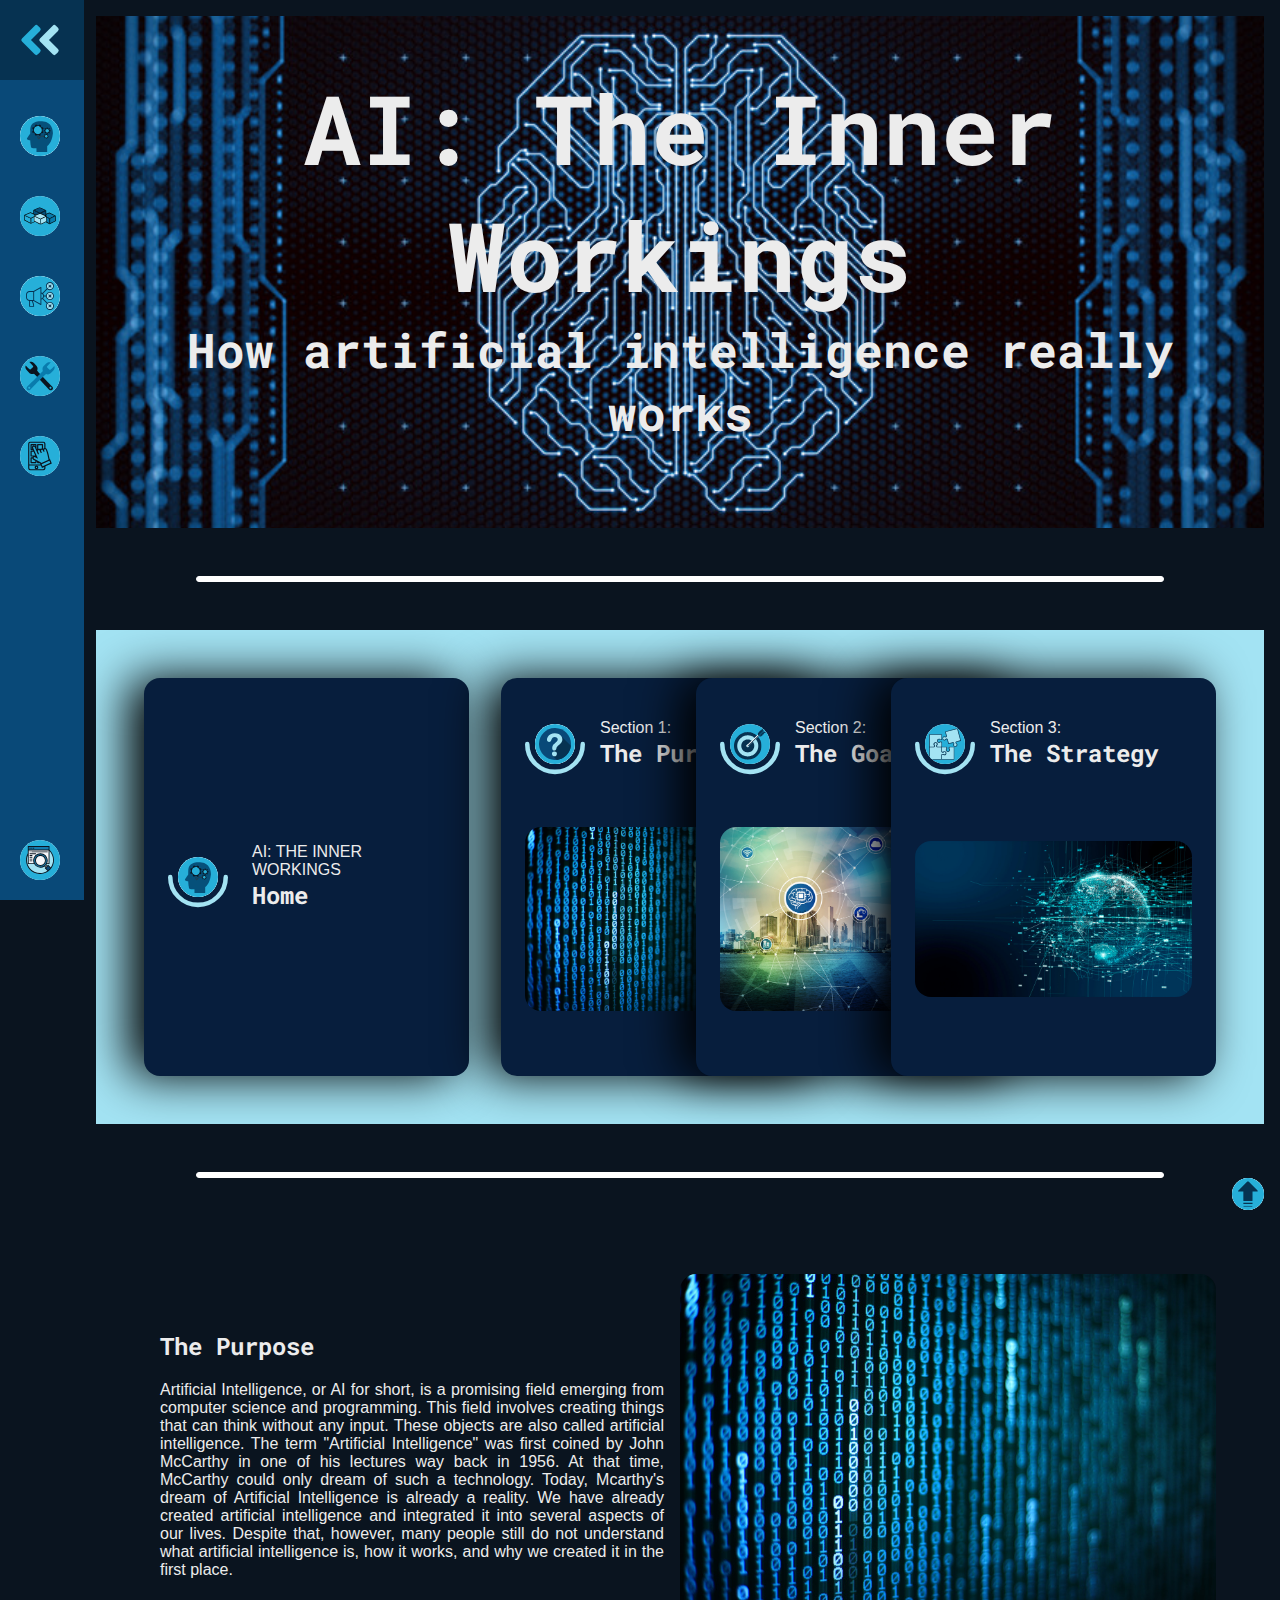
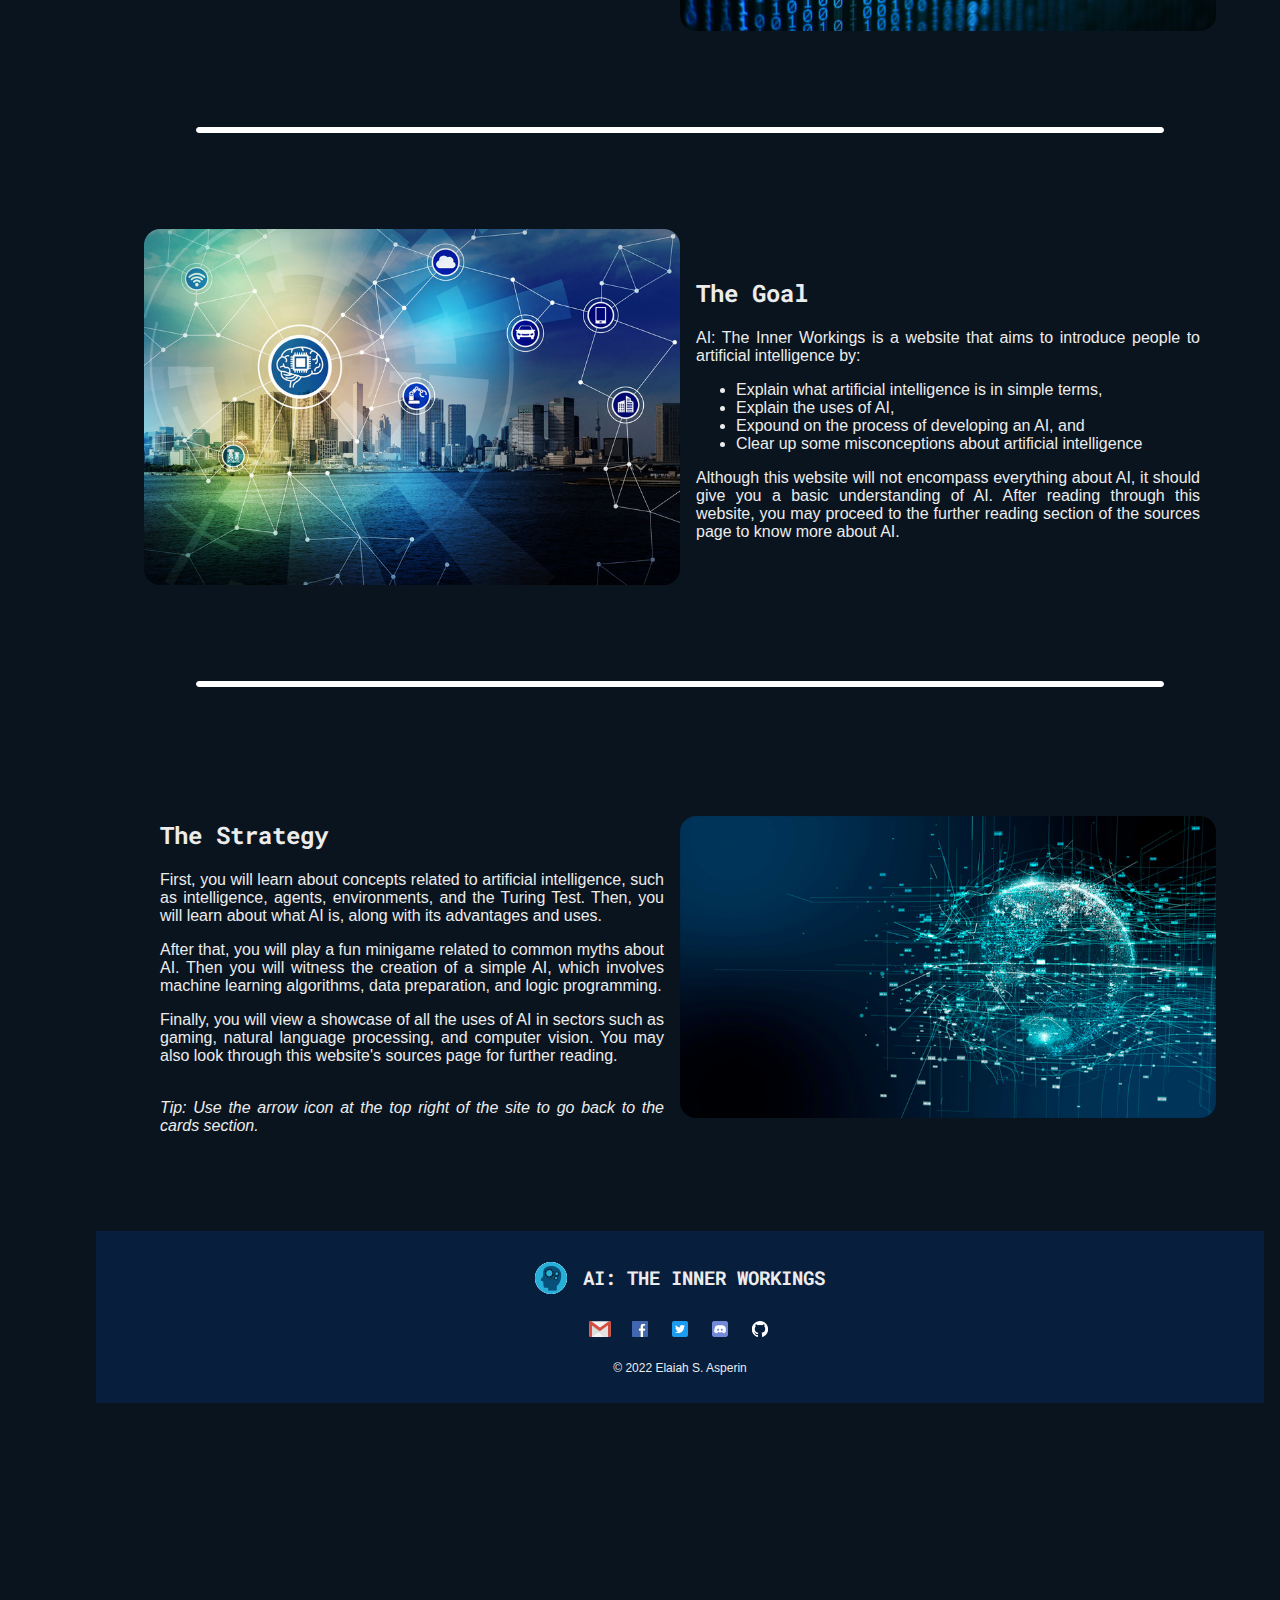
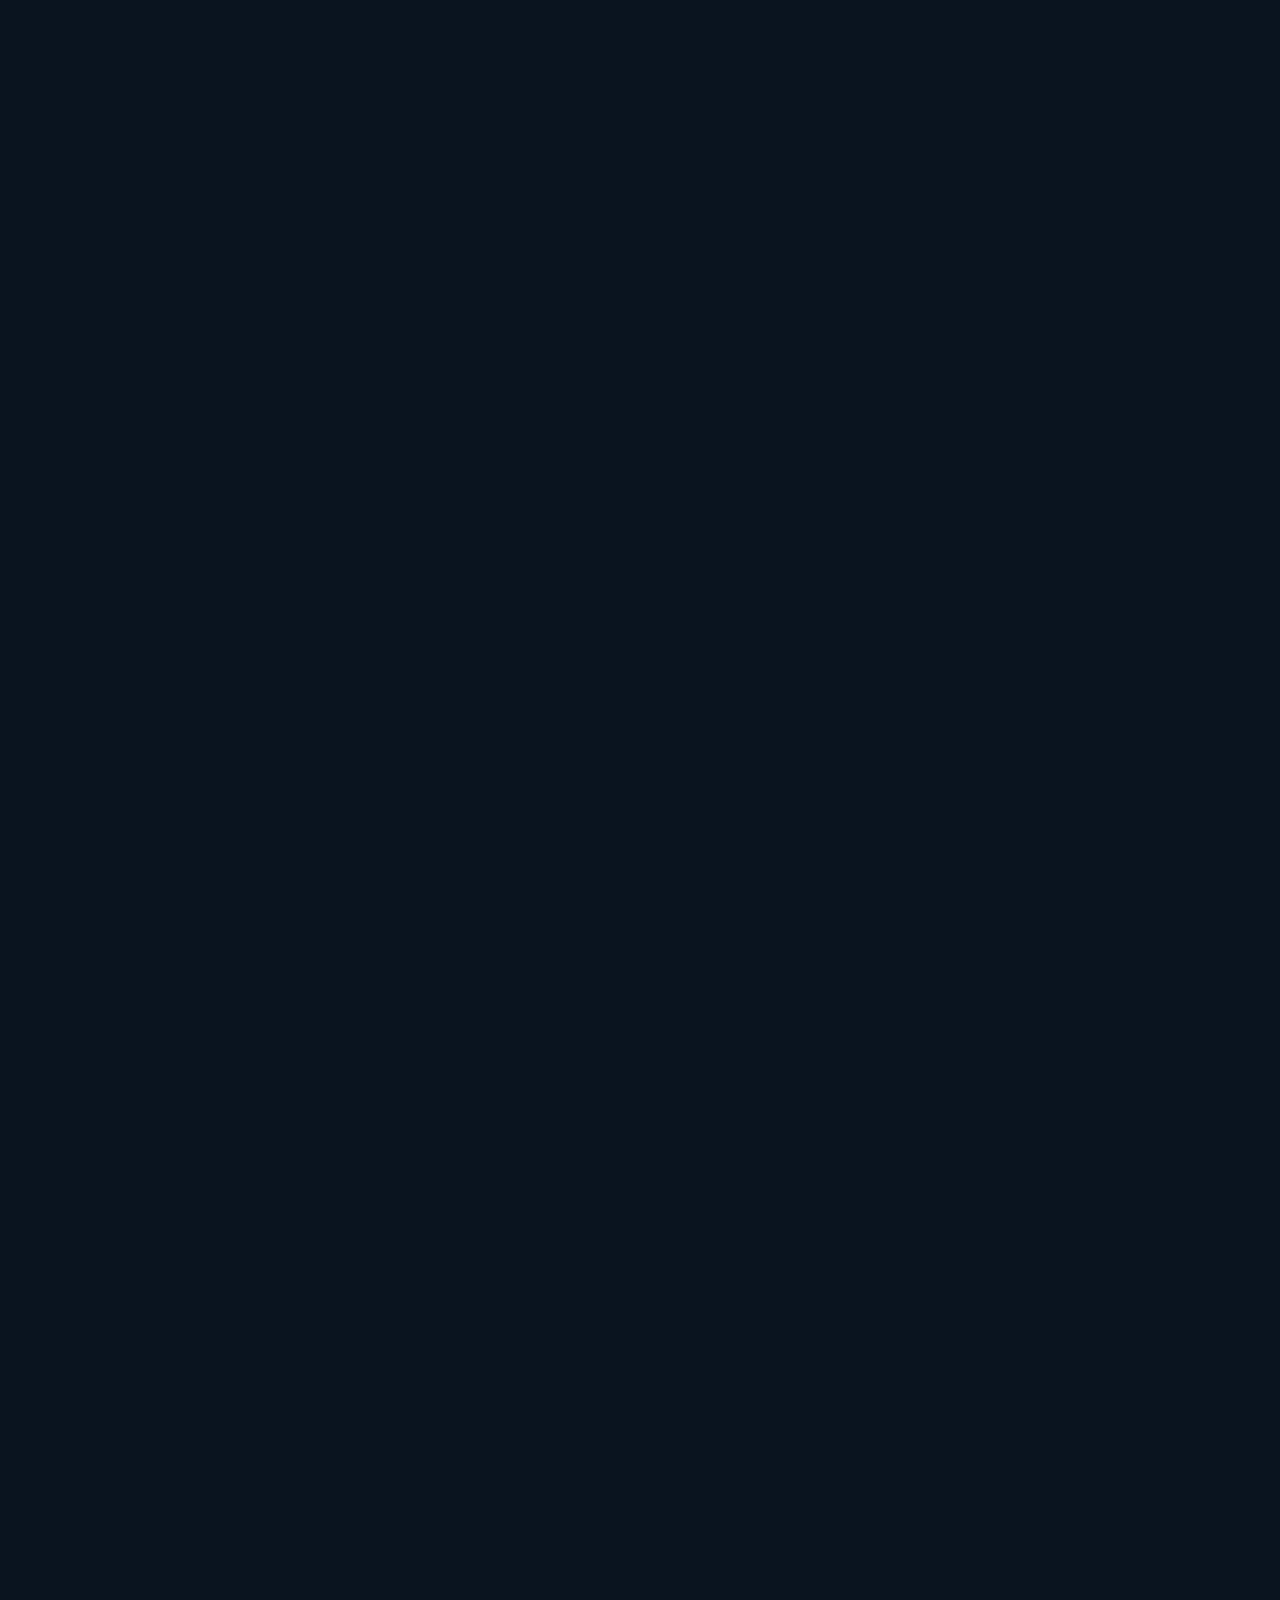
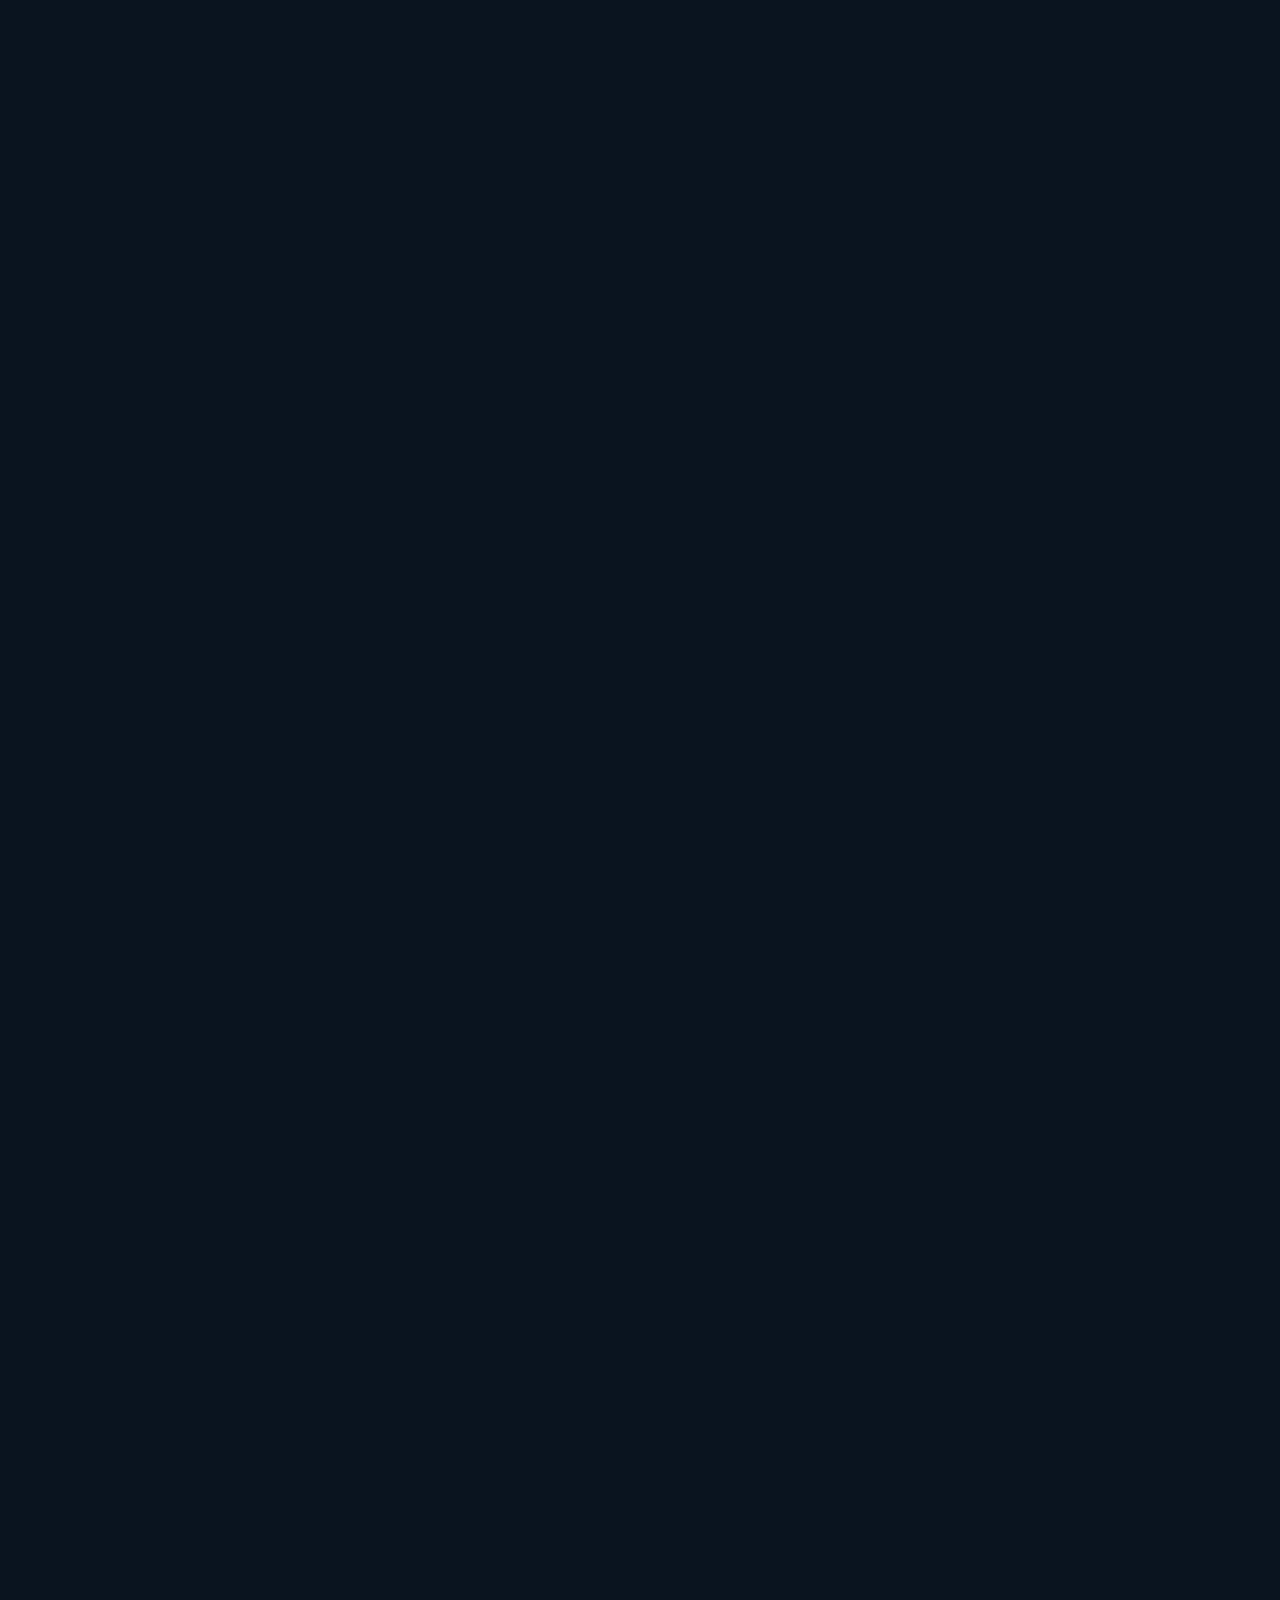
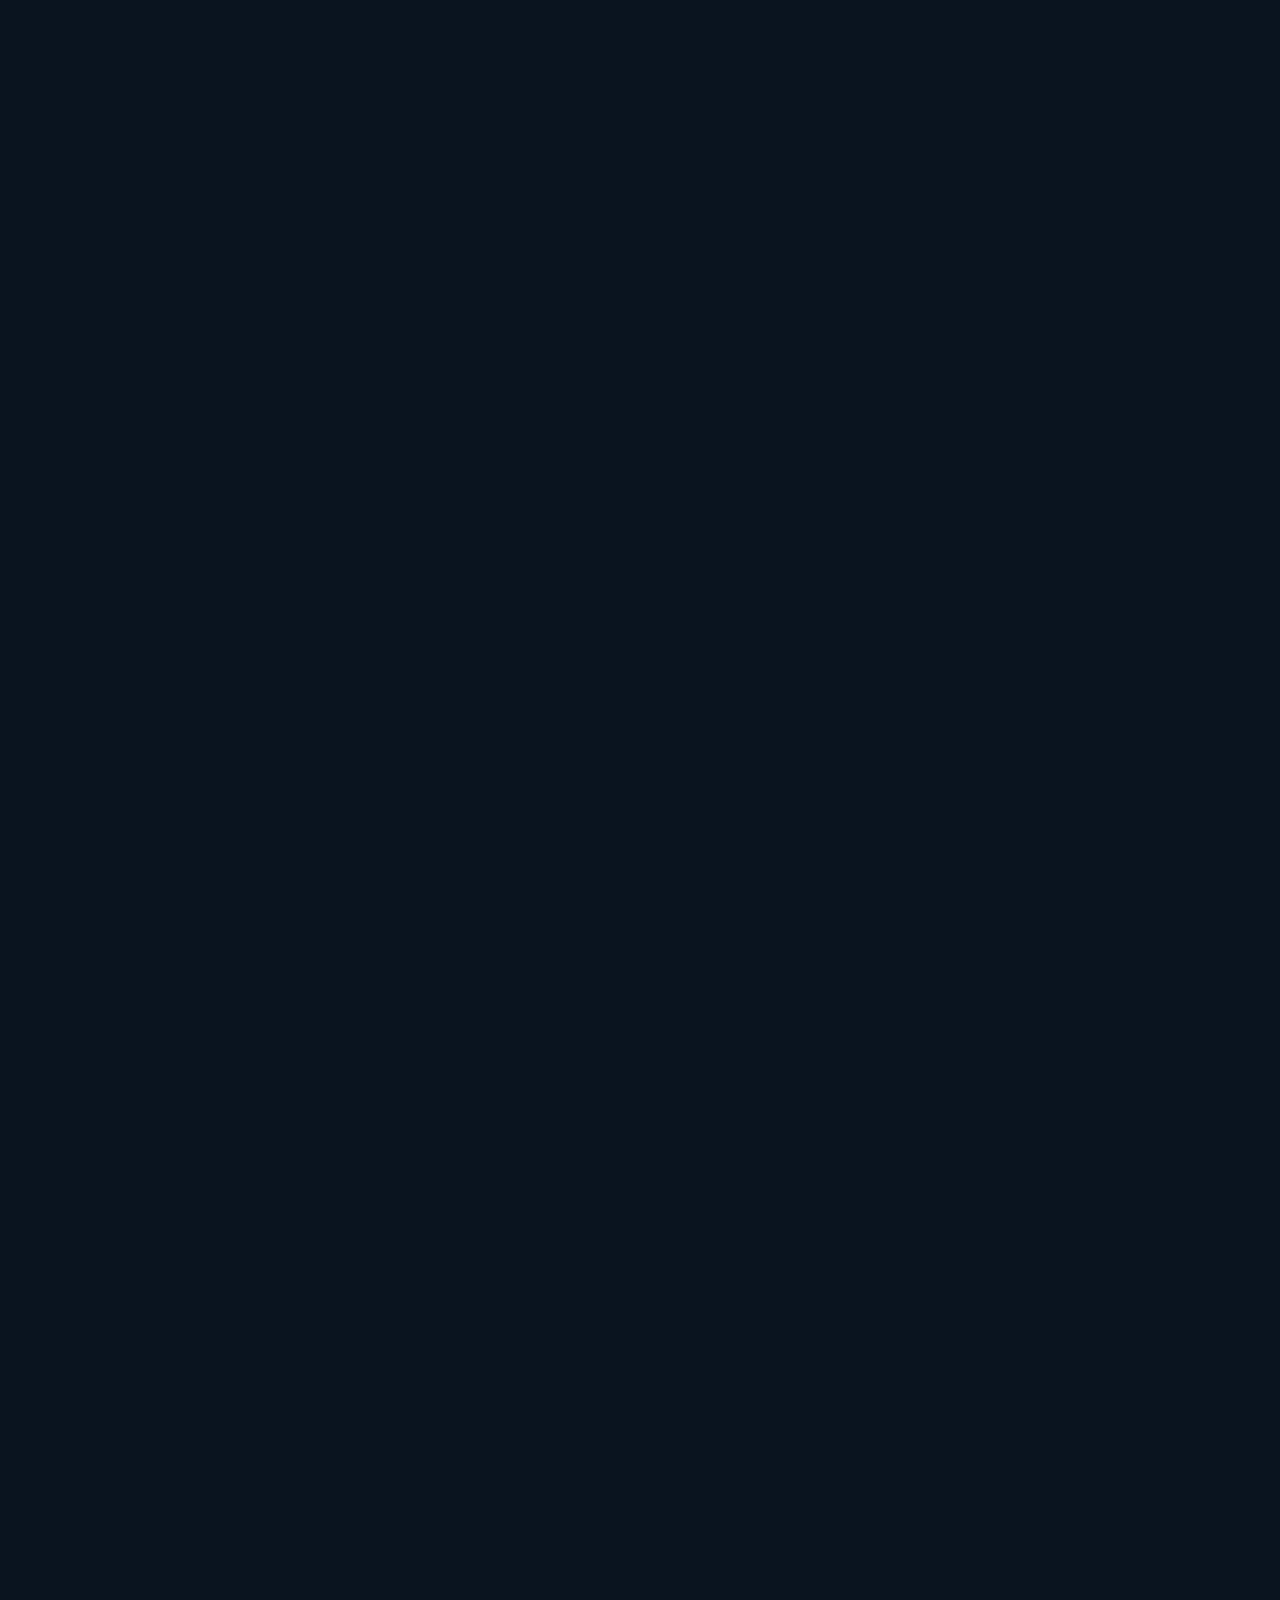
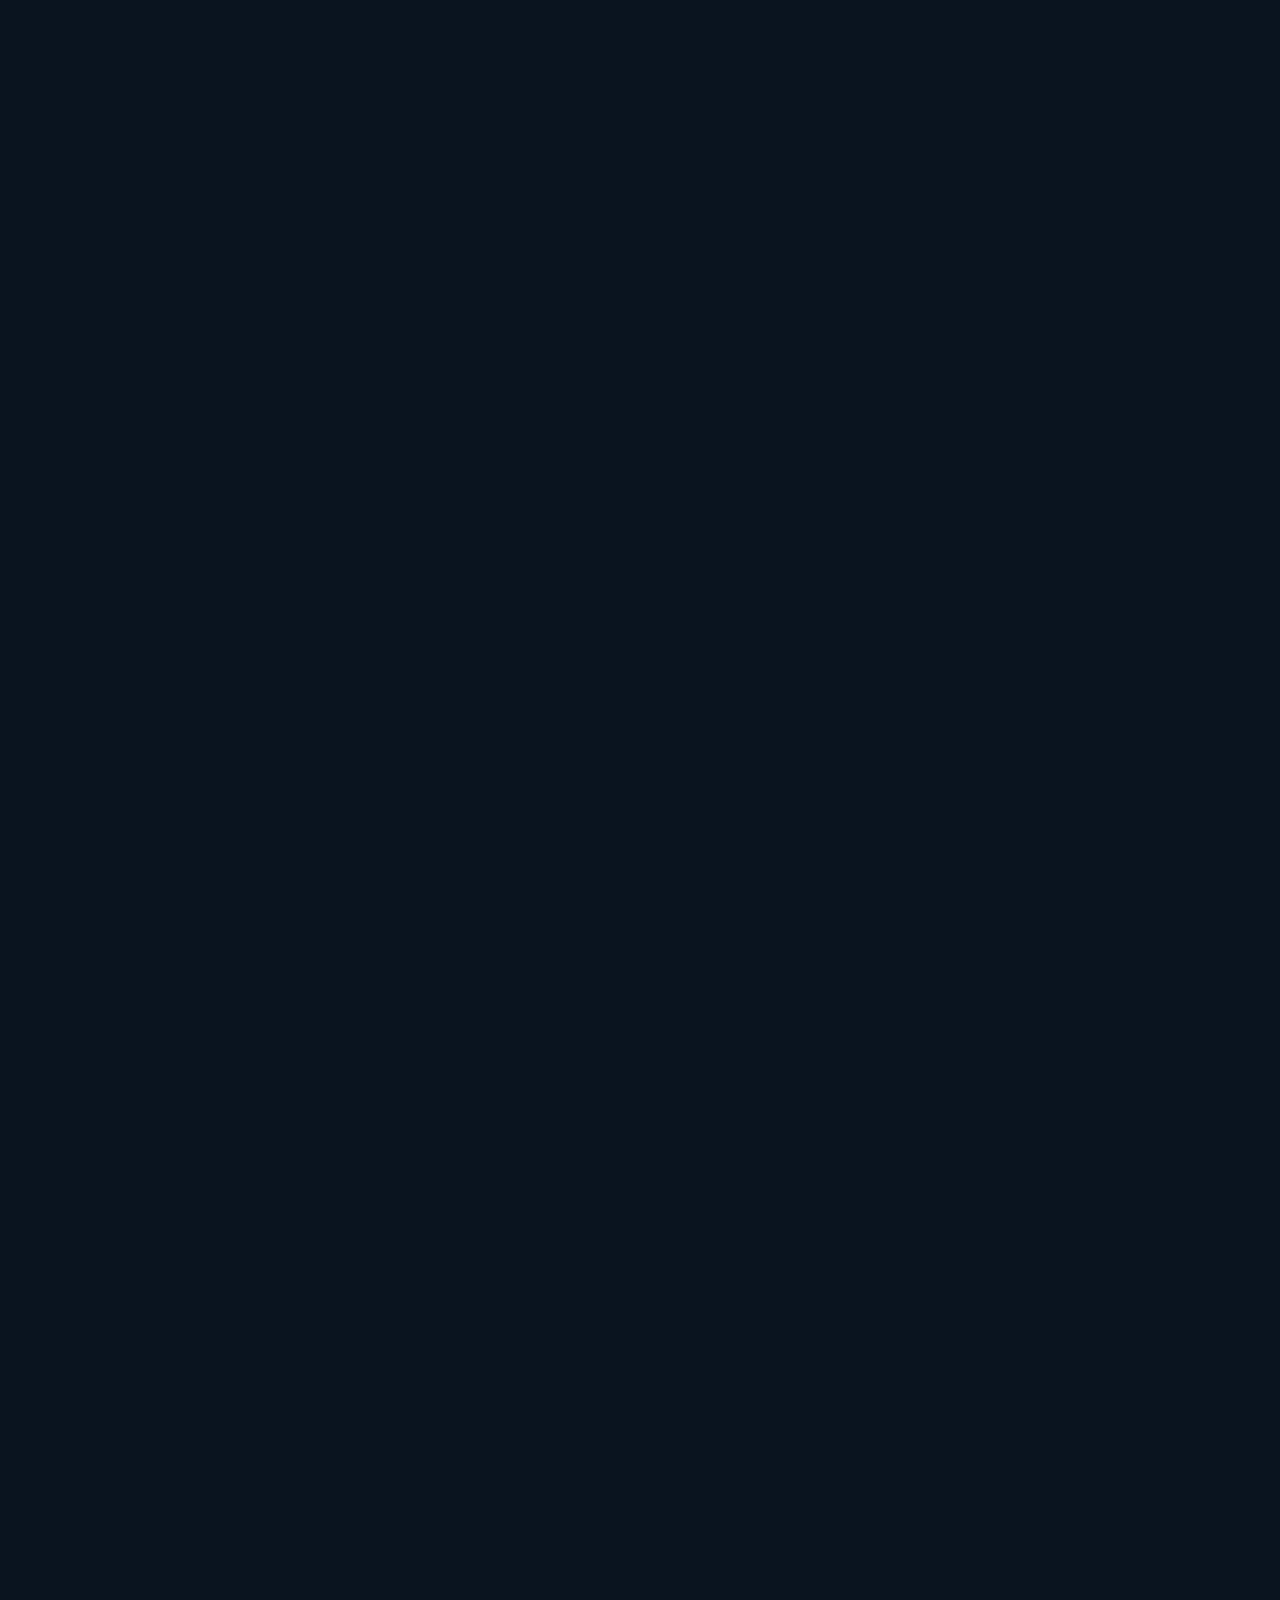
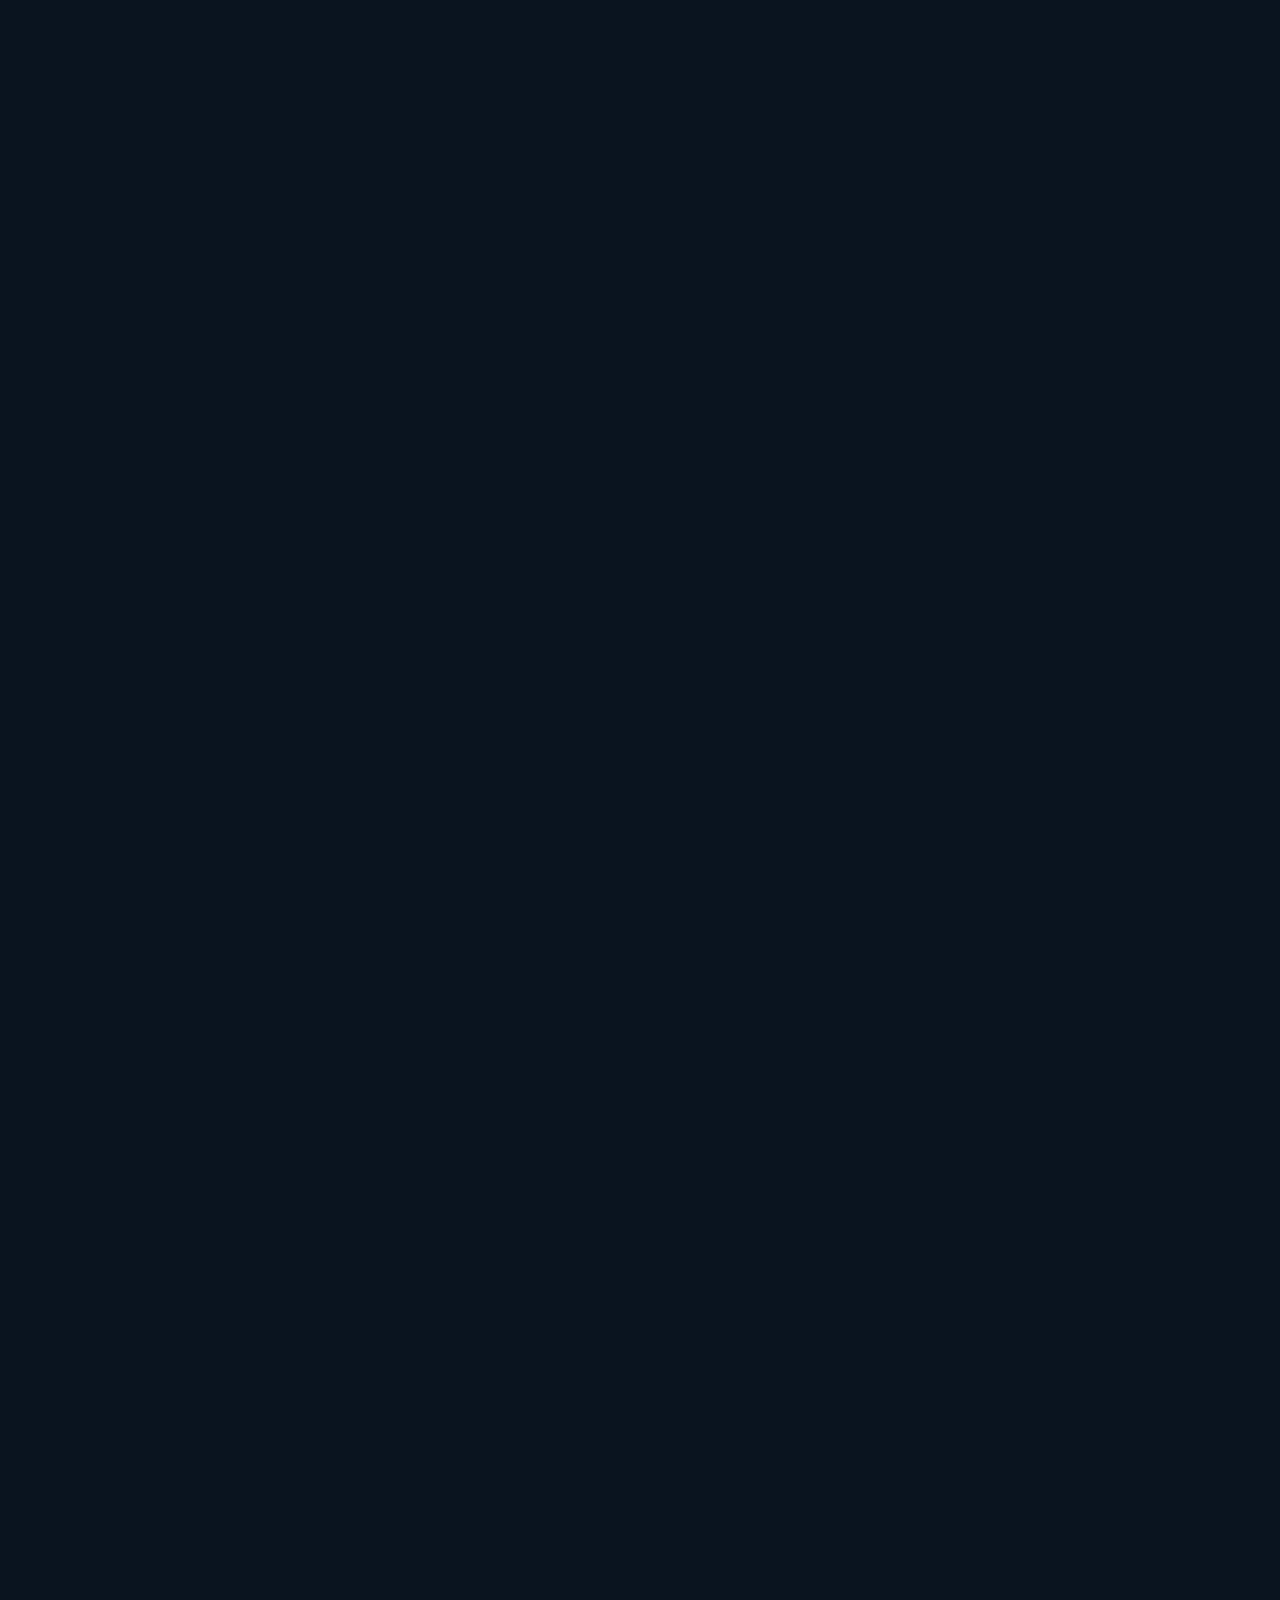
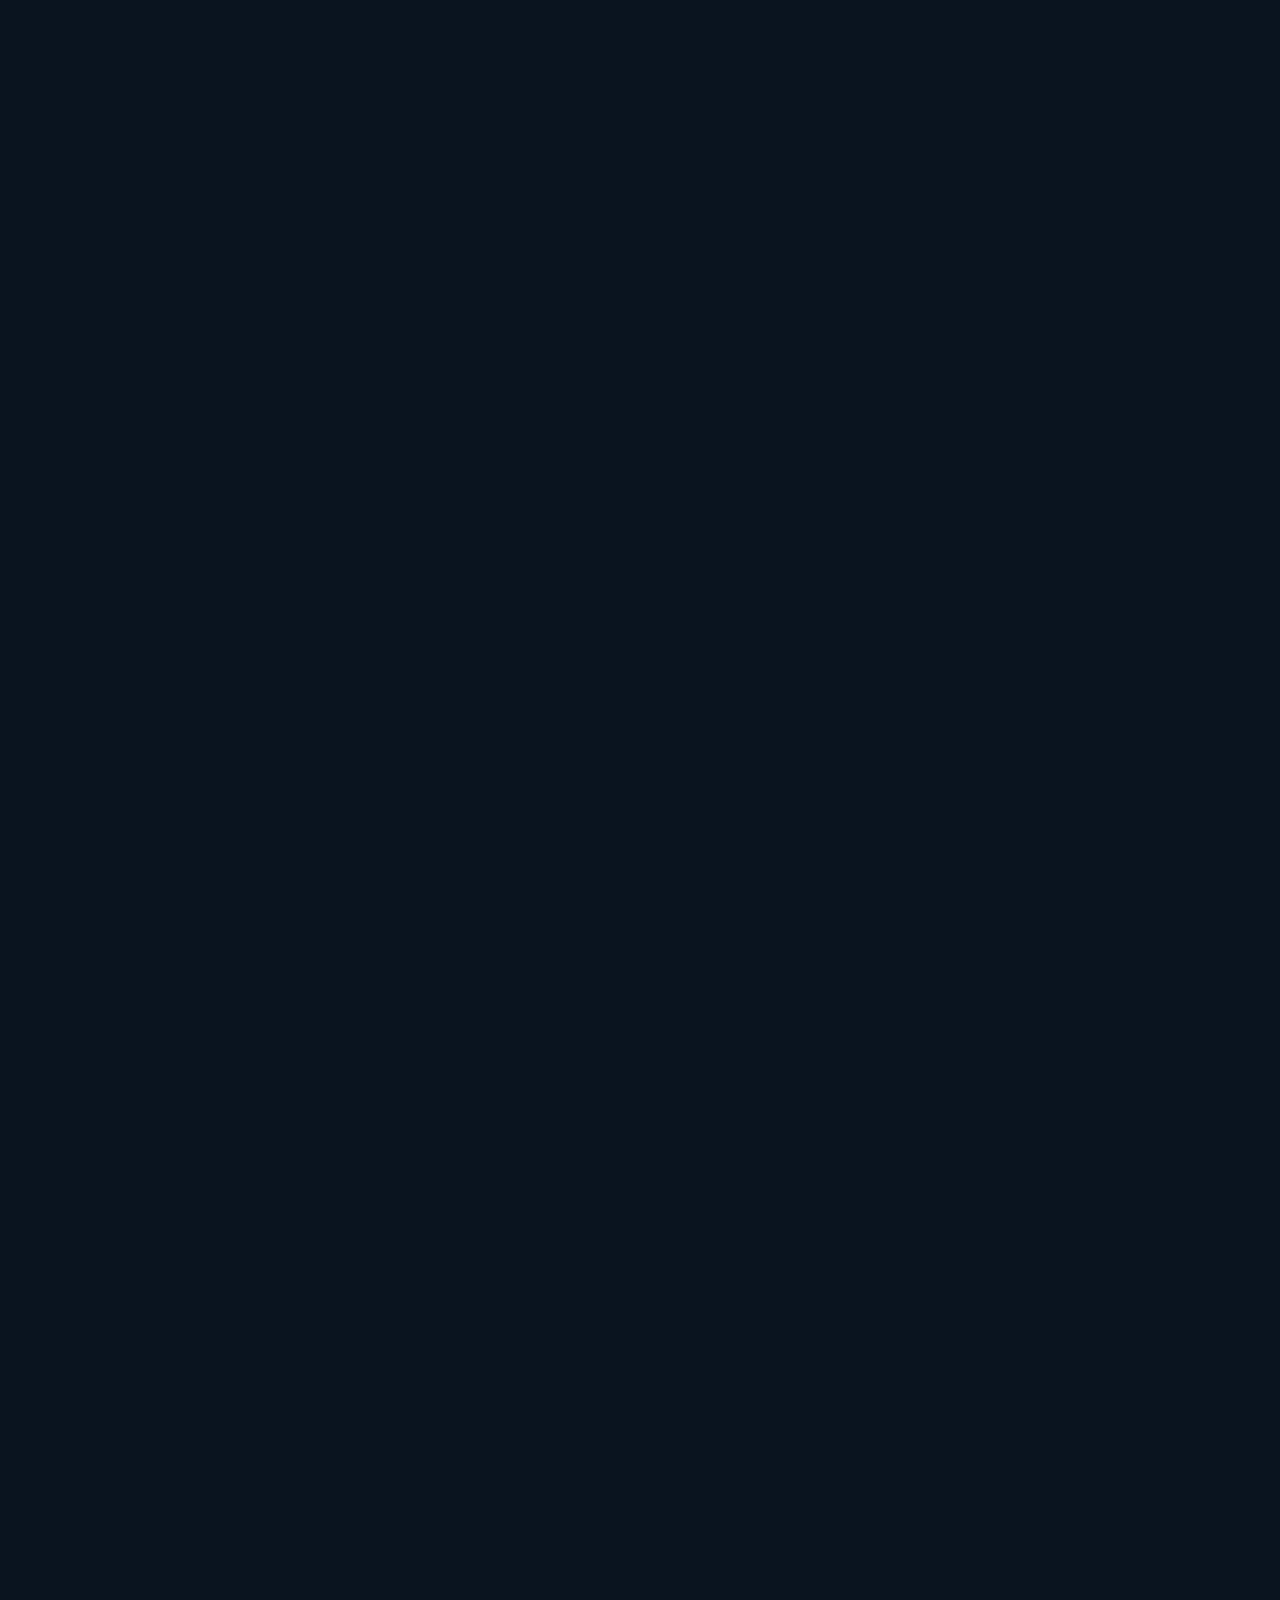
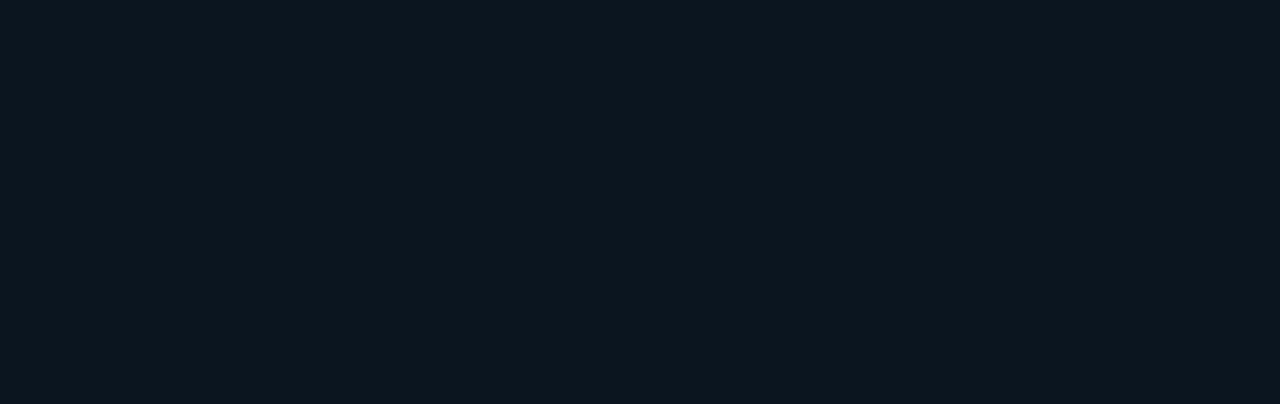
<file: index.html>
<!DOCTYPE html>

<html lang="en">
    <head>
        <meta charset="UTF-8">

        <!-- Helps the website scale well when the window is resized -->
        <meta name="viewport" content="width=device-width, initial-scale=1.0">

        <meta name="author" content="Elaiah S. Asperin">
        <meta name="description" content="A website about AI">
        <meta name="keywords" content="Artificial Intelligence, AI">
        <meta name="date" content="11/11/2021">
        <meta name="revised" content="11/11/2021">

        <meta http-equiv="Refresh" content="0; url='./htdocs/home.html'" />

        <link rel="icon" href="../images/icon.png">

        <!-- stylesheets from the web -->
        <link rel="stylesheet" href="https://cdnjs.cloudflare.com/ajax/libs/font-awesome/4.7.0/css/font-awesome.min.css">
        <link rel="stylesheet" href="https://maxcdn.bootstrapcdn.com/bootstrap/3.4.1/css/bootstrap.min.css">
        
        <!-- personal stylesheet -->
        <link rel="stylesheet" href="../css/index.css">

        <!-- javascript to make the navbar scalable -->
        <script src="../js/index.js"></script>

        <title>AI: The Inner Workings</title>
    </head>

    <body>
        <h3>Redirecting...</h3>
    </body>
</html>
</file>
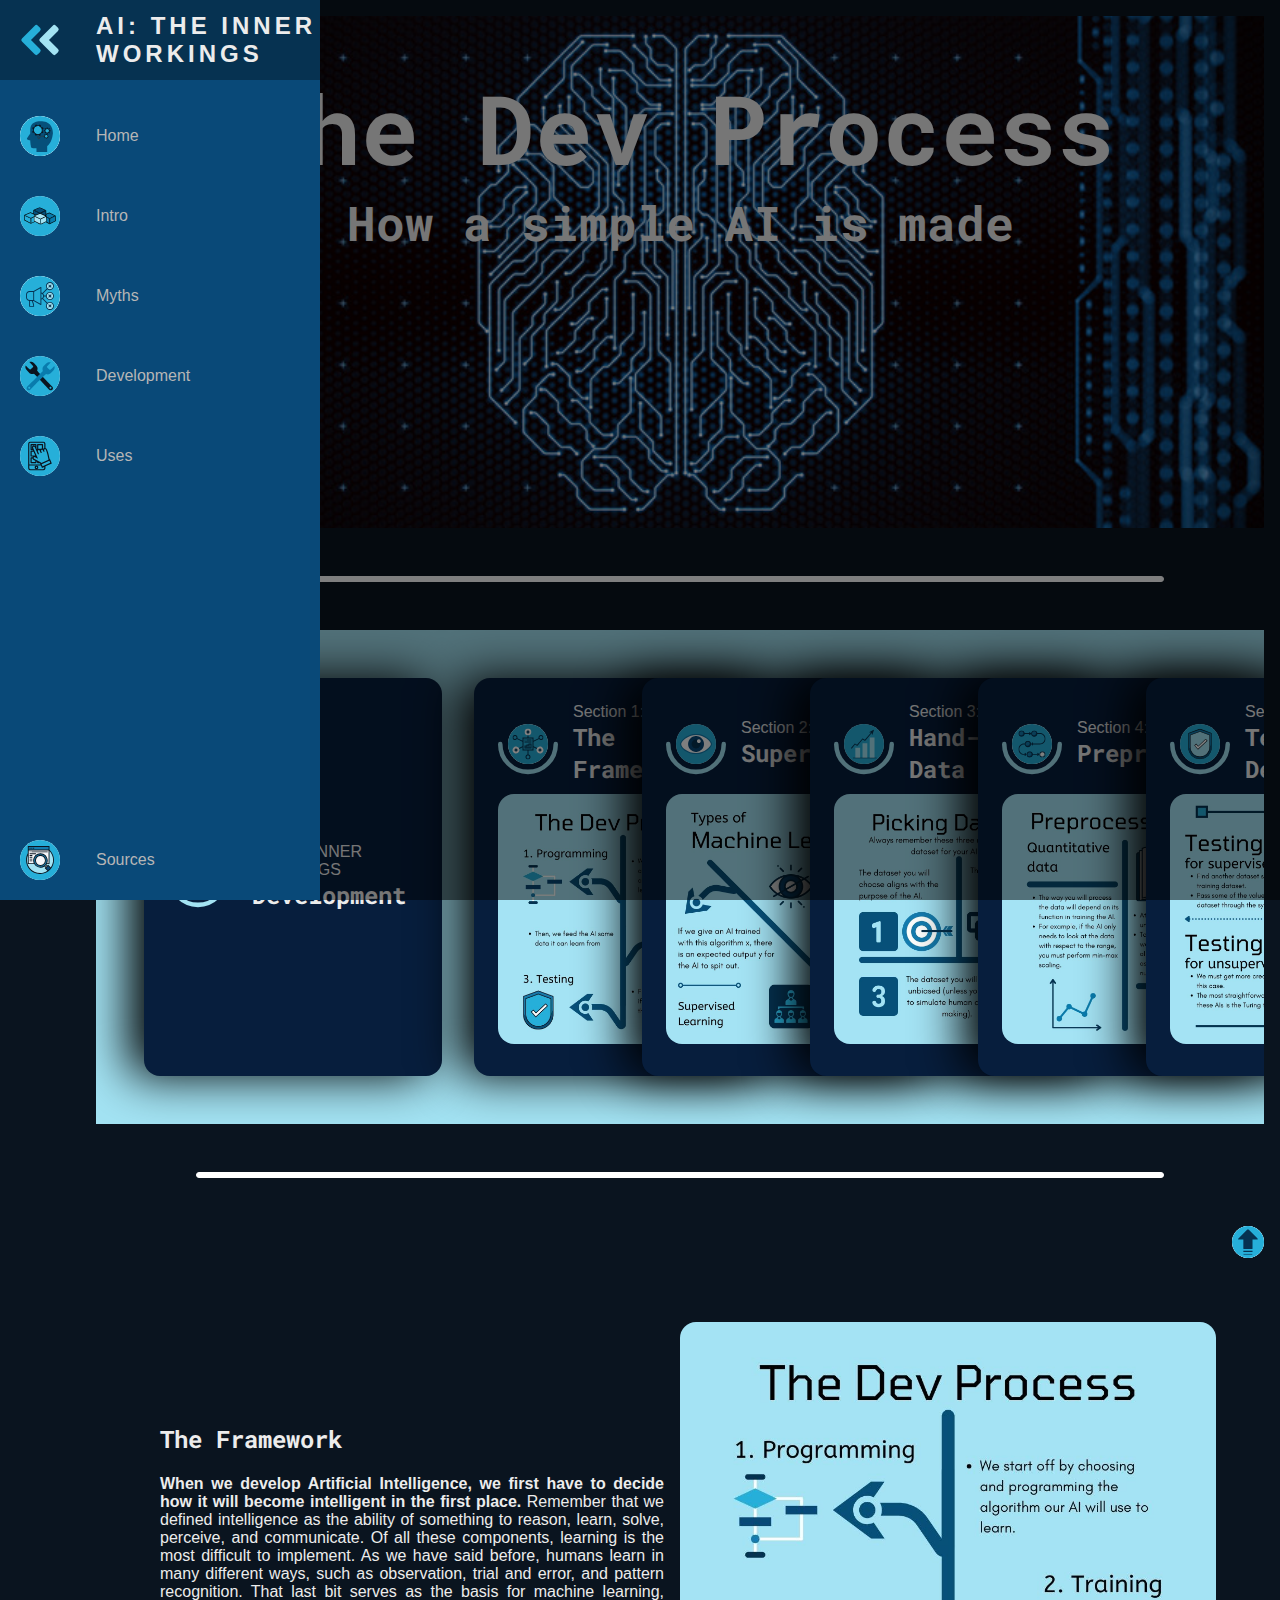
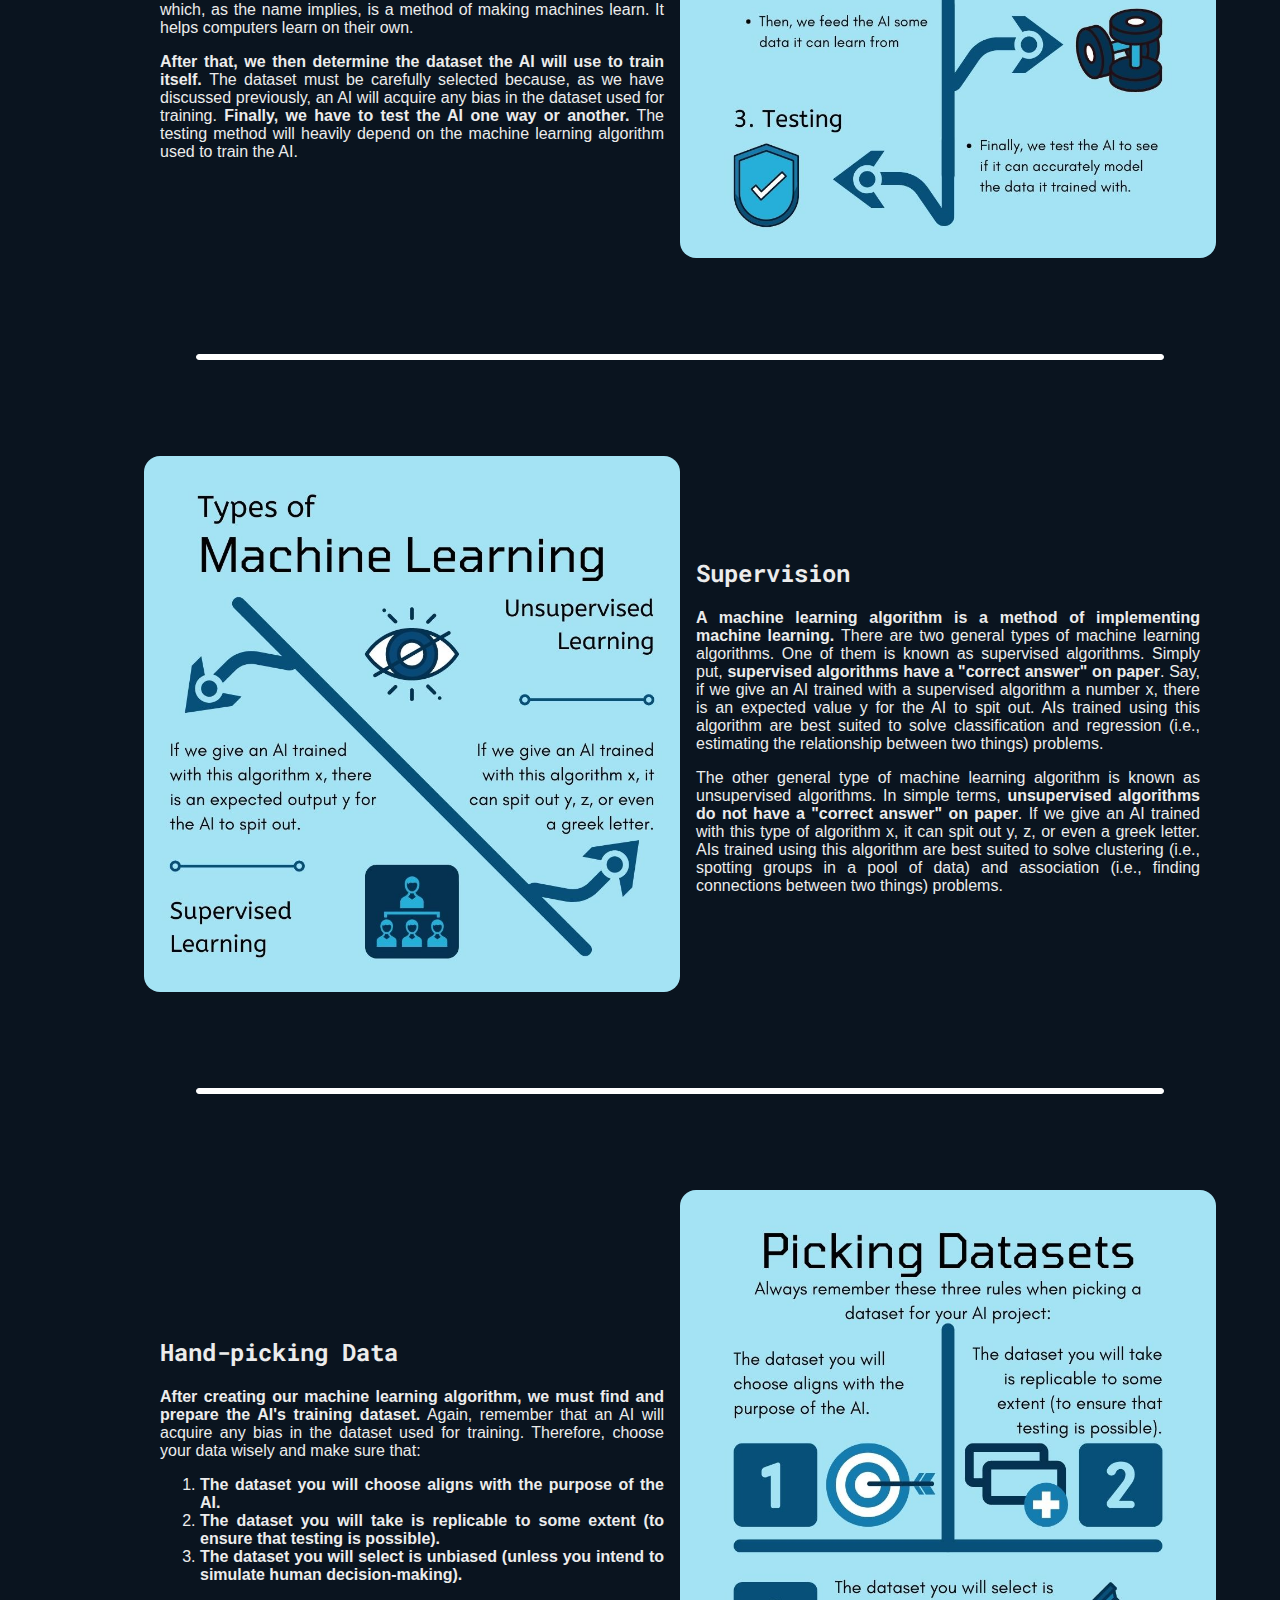
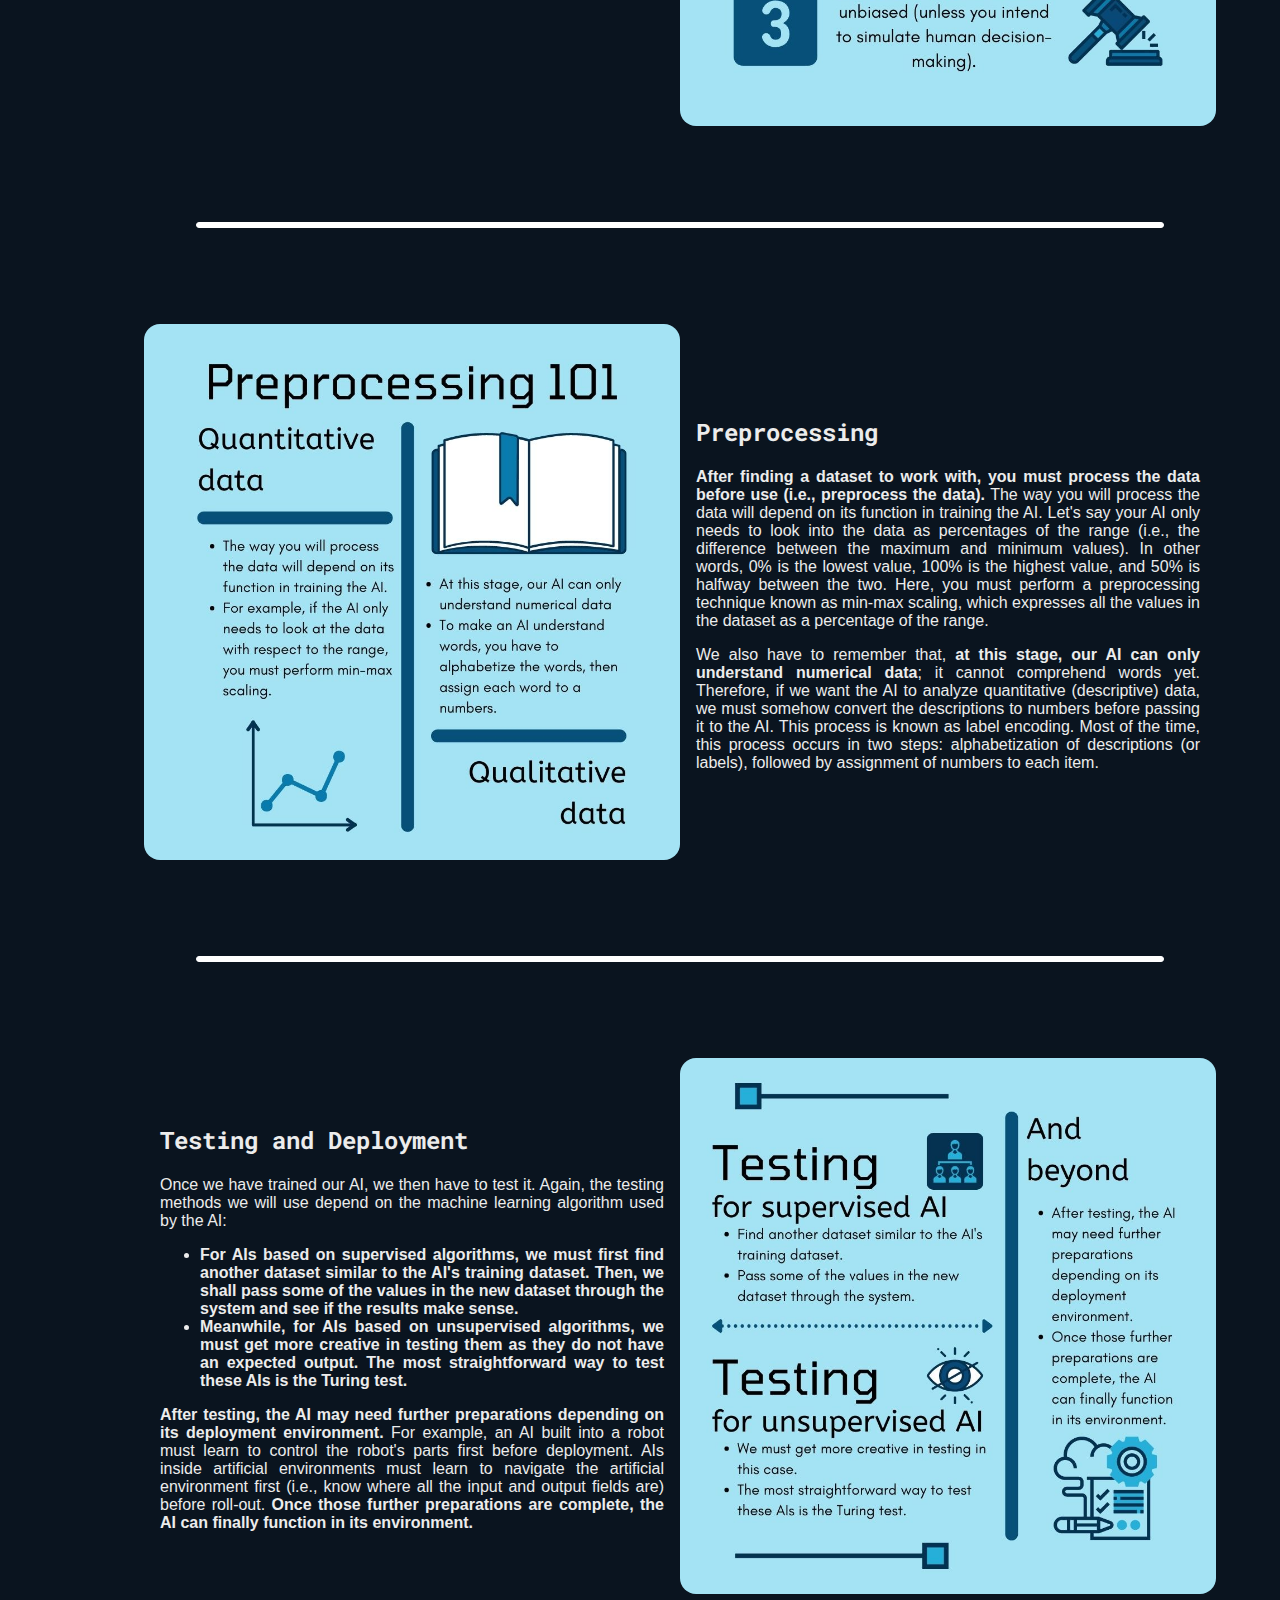
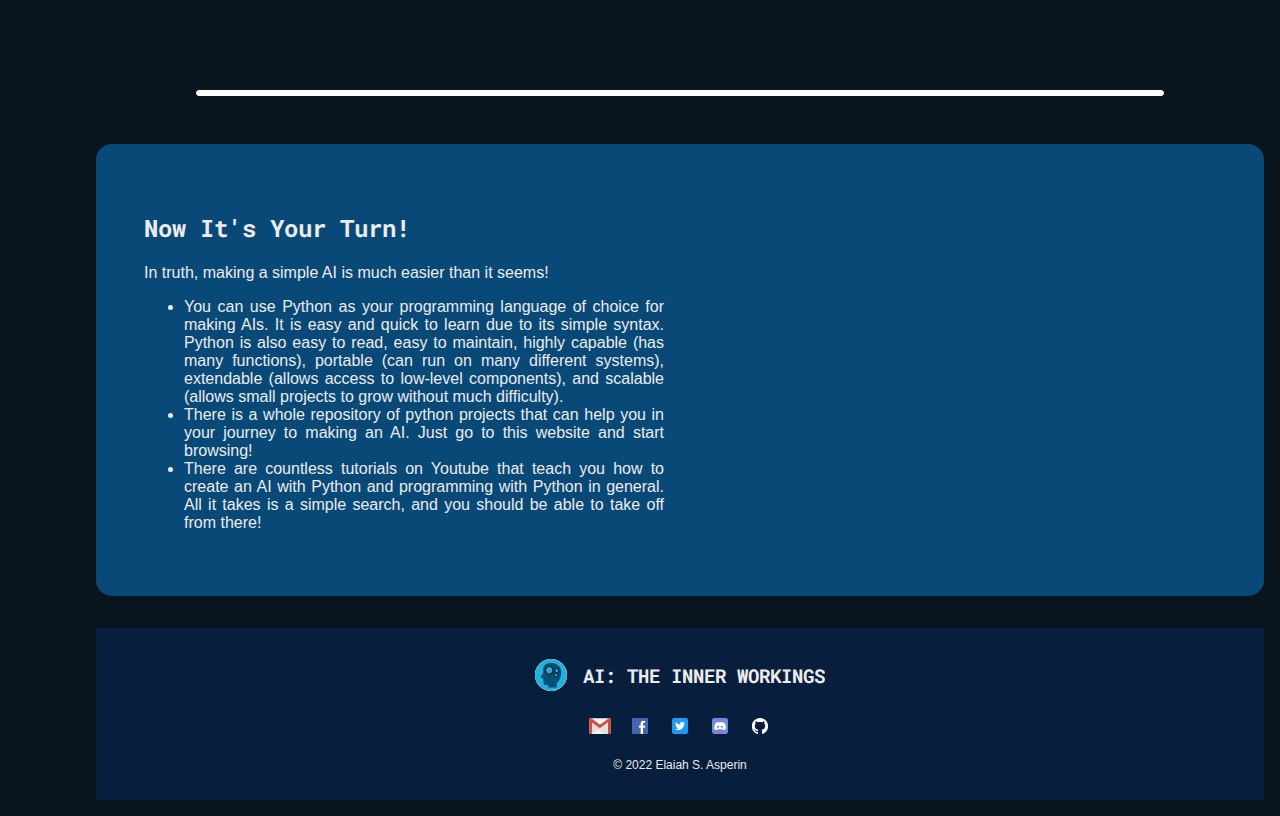
<file: htdocs/development.html>
<!DOCTYPE html>

<html lang="en">
    <head>
        <meta charset="UTF-8">

        <meta name="viewport" content="width=device-width, initial-scale=1.0">

        <meta name="author" content="Elaiah S. Asperin">
        <meta name="description" content="A website about AI">
        <meta name="keywords" content="Artificial Intelligence, AI">
        <meta name="date" content="28/12/2021">
        <meta name="revised" content="20/04/2022">

        <link rel="icon" href="../images/icon.png">

        <link rel="stylesheet" href="../css/index.css">

        <title>The Dev Process</title>
    </head>



    <body>
        <!--
        Skip To Content Button
        - Allows keyboard navigators to skip directly to the content
        -->
        <a id="skip" href="#section-1">Skip To Content</a>

        <!--
        Navigation Bar
        - PC or large tablet: Fixed to the left and expands when hovered
        - Any other device: Fixed to the bottom
        -->
        <nav id="navbar">
            <ul>
                <li id="navbar-icon">
                    <img src="../images/navbar/1-expand.svg">
                    <span class="navbar-link-text">AI: The Inner Workings</span>
                </li>
                
                <li class="navbar-item">
                    <a href="home.html">                       
                        <img src="../images/navbar/2-home.svg">
                        <span class="navbar-link-text">Home</span>
                    </a>
                </li>
                
                <li class="navbar-item">
                    <a href="intro.html">
                        <img src="../images/navbar/3-intro.svg">
                        <span class="navbar-link-text">Intro</span>
                    </a>
                </li>

                <li class="navbar-item">
                    <a href="myths.html">
                        <img src="../images/navbar/4-myths.svg">
                        <span class="navbar-link-text">Myths</span>
                    </a>
                </li>

                <li class="navbar-item">
                    <a href="#top">
                        <img src="../images/navbar/5-development.svg">
                        <span class="navbar-link-text">Development</span>
                    </a>
                </li>

                <li class="navbar-item">
                    <a href="uses.html">
                        <img src="../images/navbar/6-uses.svg">
                        <span class="navbar-link-text">Uses</span>
                    </a>
                </li>

                <li class="navbar-item">
                    <a href="sources.html">
                        <img src="../images/navbar/7-sources.svg">
                        <span class="navbar-link-text">Sources</span>
                    </a>
                </li>
            </ul>
        </nav>

        <!-- Creates a translucent black pane over the rest of the site when
        the navigation bar expands -->
        <div></div>



        <main>
            <!--
            Page Header
            - PC or large tablet: Text aligned to the center
            - Any other device: Text aligned to the left
            -->
            <header id="page-header">
                <h1>The Dev Process</h1>
                <h2>How a simple AI is made</h2>
            </header>



            <hr class="transition">




            <!-- Navigation Cards -->
            <section id="cards">
                <header class="card">
                    <img src="../images/navbar/5-development.svg">
                    <svg viewBox="0 0 106 57">
                        <path d="M102 4c0 27.1-21.9 49-49 49S4 31.1 4 4"></path>
                    </svg>

                    <div>
                        <p>AI: THE INNER WORKINGS</p>
                        <h2>Development</h2>
                    </div>
                </header>

                <a class="card" href="#section-1">
                    <header class="card-header">
                        <img src="../images/development/icon1.svg">
                        <svg viewBox="0 0 106 57">
                            <path d="M102 4c0 27.1-21.9 49-49 49S4 31.1 4 4"></path>
                        </svg>

                        <div>
                            <p>Section 1:</p>
                            <h2>The Framework</h2>
                        </div>
                    </header>

                    <figure><img src="../images/development/image1.jpg"></figure>
                </a>

                <a class="card" href="#section-2">
                    <header class="card-header">
                        <img src="../images/development/icon2.svg">
                        <svg viewBox="0 0 106 57">
                            <path d="M102 4c0 27.1-21.9 49-49 49S4 31.1 4 4"></path>
                        </svg>

                        <div>
                            <p>Section 2:</p>
                            <h2>Supervision</h2>
                        </div>
                    </header>

                    <figure><img src="../images/development/image2.jpg"></figure>
                </a>

                <a class="card" href="#section-3">
                    <header class="card-header">
                        <img src="../images/development/icon3.svg">
                        <svg viewBox="0 0 106 57">
                            <path d="M102 4c0 27.1-21.9 49-49 49S4 31.1 4 4"></path>
                        </svg>

                        <div>
                            <p>Section 3:</p>
                            <h2>Hand-picking Data</h2>
                        </div>
                    </header>

                    <figure><img src="../images/development/image3.jpg"></figure>
                </a>

                <a class="card" href="#section-4">
                    <header class="card-header">
                        <img src="../images/development/icon4.svg">
                        <svg viewBox="0 0 106 57">
                            <path d="M102 4c0 27.1-21.9 49-49 49S4 31.1 4 4"></path>
                        </svg>

                        <div>
                            <p>Section 4:</p>
                            <h2>Preprocessing</h2>
                        </div>
                    </header>

                    <figure><img src="../images/development/image4.jpg"></figure>
                </a>

                <a class="card" href="#section-5">
                    <header class="card-header">
                        <img src="../images/development/icon5.svg">
                        <svg viewBox="0 0 106 57">
                            <path d="M102 4c0 27.1-21.9 49-49 49S4 31.1 4 4"></path>
                        </svg>

                        <div>
                            <p>Section 5:</p>
                            <h2>Testing and Deployment</h2>
                        </div>
                    </header>

                    <figure><img src="../images/development/image5.jpg"></figure>
                </a>
            </section>



            <hr class="transition">



            <a href="#cards" id="return">
                <img src="../images/return.svg">
            </a>



            <!-- Main contents of the site -->
            <section class="content" id="section-1" tabindex="0">
                <article>
                    <h2>The Framework</h2>
                    <p>

<b>When we develop Artificial Intelligence, we first have to decide how it will
become intelligent in the first place.</b> Remember that we defined
intelligence as the ability of something to reason, learn, solve, perceive, and
communicate. Of all these components, learning is the most difficult to
implement. As we have said before, humans learn in many different ways, such as
observation, trial and error, and pattern recognition. That last bit serves as
the basis for machine learning, which, as the name implies, is a method of
making machines learn. It helps computers learn on their own.

                    </p>
                    <p>

<b>After that, we then determine the dataset the AI will use to train itself.
</b> The dataset must be carefully selected because, as we have discussed
previously, an AI will acquire any bias in the dataset used for training.
<b>Finally, we have to test the AI one way or another.</b> The testing method
will heavily depend on the machine learning algorithm used to train the AI.

                    </p>
                </article>
                
                <figure><img src="../images/development/image1.jpg"></figure>
            </section>



            <hr class="transition">



            <section class="content" id="section-2" tabindex="0">
                <figure><img src="../images/development/image2.jpg"></figure>

                <article>
                    <h2>Supervision</h2>
                    <p>

<b>A machine learning algorithm is a method of implementing machine learning.
</b> There are two general types of machine learning algorithms. One of them is
known as supervised algorithms. Simply put, <b>supervised algorithms have a 
"correct answer" on paper</b>. Say, if we give an AI trained with a supervised
algorithm a number x, there is an expected value y for the AI to spit out. AIs
trained using this algorithm are best suited to solve classification and
regression (i.e., estimating the relationship between two things) problems.

                    </p>
                    <p>

The other general type of machine learning algorithm is known as unsupervised
algorithms. In simple terms, <b>unsupervised algorithms do not have a "correct
answer" on paper</b>. If we give an AI trained with this type of algorithm x,
it can spit out y, z, or even a greek letter. AIs trained using this algorithm
are best suited to solve clustering (i.e., spotting groups in a pool of data)
and association (i.e., finding connections between two things) problems.

                    </p>
                </article>
            </section>



            <hr class="transition">



            <section class="content" id="section-3" tabindex="0">
                <article>
                    <h2>Hand-picking Data</h2>
                    <p>

<b>After creating our machine learning algorithm, we must find and prepare the
AI's training dataset.</b> Again, remember that an AI will acquire any bias in
the dataset used for training. Therefore, choose your data wisely and make sure
that:

                    </p>
<ol>
    <li>
        <b>
            The dataset you will choose aligns with the purpose of the AI.
        </b>
    </li>
    <li>
        <b>
            The dataset you will take is replicable to some extent (to ensure
            that testing is possible).
        </b>
    </li>
    <li>
        <b>
            The dataset you will select is unbiased (unless you intend to
            simulate human decision-making).
        </b>
    </li>
</ol>
                </article>

                <figure><img src="../images/development/image3.jpg"></figure>
            </section>



            <hr class="transition">



            <section class="content" id="section-4" tabindex="0">
                <figure><img src="../images/development/image4.jpg"></figure>

                <article>
                    <h2>Preprocessing</h2>
                    <p>

<b>After finding a dataset to work with, you must process the data before use
(i.e., preprocess the data).</b> The way you will process the data will depend
on its function in training the AI. Let's say your AI only needs to look into
the data as percentages of the range (i.e., the difference between the maximum
and minimum values). In other words, 0% is the lowest value, 100% is the
highest value, and 50% is halfway between the two. Here, you must perform a
preprocessing technique known as min-max scaling, which expresses all the
values in the dataset as a percentage of the range.

                    </p>
                    <p>

We also have to remember that, <b>at this stage, our AI can only understand
numerical data</b>; it cannot comprehend words yet. Therefore, if we want the
AI to analyze quantitative (descriptive) data, we must somehow convert the
descriptions to numbers before passing it to the AI. This process is known as
label encoding. Most of the time, this process occurs in two steps:
alphabetization of descriptions (or labels), followed by assignment of numbers
to each item.

                    </p>
                </article>
            </section>



            <hr class="transition">



            <section class="content" id="section-5" tabindex="0">                
                <article>
                    <h2>Testing and Deployment</h2>
                    <p>

Once we have trained our AI, we then have to test it. Again, the testing
methods we will use depend on the machine learning algorithm used by the AI:

                    </p>
<ul>
    <li>
        <b>
            For AIs based on supervised algorithms, we must first find another
            dataset similar to the AI's training dataset. Then, we shall pass
            some of the values in the new dataset through the system and see if
            the results make sense.
        </b>
    </li>
    <li>
        <b>
            Meanwhile, for AIs based on unsupervised algorithms, we must get
            more creative in testing them as they do not have an expected
            output. The most straightforward way to test these AIs is the
            Turing test.
        </b>
    </li>
</ul>
                    <p>

<b>After testing, the AI may need further preparations depending on its
deployment environment.</b> For example, an AI built into a robot must learn to
control the robot's parts first before deployment. AIs inside artificial
environments must learn to navigate the artificial environment first (i.e.,
know where all the input and output fields are) before roll-out. <b>Once those
further preparations are complete, the AI can finally function in its
environment.</b>

                    </p>
                </article>

                <figure><img src="../images/development/image5.jpg"></figure>
            </section>



            <hr class="transition">



            <!-- Wrap-up of the page -->
            <section id="wrap-up" tabindex="0">
                <article>
                    <h2>Now It's Your Turn!</h2>
                    <p>

In truth, making a simple AI is much easier than it seems!

                    </p>
<ul>
    <li>
        You can use Python as your programming language of choice for making
        AIs. It is easy and quick to learn due to its simple syntax. Python is
        also easy to read, easy to maintain, highly capable (has many
        functions), portable (can run on many different systems), extendable
        (allows access to low-level components), and scalable (allows small
        projects to grow without much difficulty).
    </li>
    <li>
        There is a whole repository of python projects that can help you in
        your journey to making an AI. Just go to <a href="https://pypi.org">
        this</a> website and start browsing!
    </li>
    <li>
        There are countless tutorials on Youtube that teach you how to create
        an AI with Python and programming with Python in general. All it takes
        is a simple search, and you should be able to take off from there!
    </li>
</ul>
                </article>

                <iframe src="https://www.youtube.com/embed/XIrOM9oP3pA?autoplay=1&mute=1" title="YouTube video player" frameborder="0" allow="accelerometer; autoplay; clipboard-write; encrypted-media; gyroscope; picture-in-picture" allowfullscreen></iframe>
            </section>



            <!--
            Page Footer
            - Small to large screens: Displays normally
            - Extremely small screens: Logo is removed
            -->
            <footer id="page-footer">
                <a href="#top">
                    <img src="../images/navbar/2-home.svg">
                    <h3>AI: THE INNER WORKINGS</h3>
                </a>

                <section>
                    <a href="mailto:esasperin@gmail.com"></a>
                    <a href="https://www.facebook.com/MedsPogi/"></a>
                    <a href="https://twitter.com/MedsPogi"></a>
                    <a href="https://discordapp.com/users/758129651481706498"></a>
                    <a href="https://github.com/MedsPogi"></a>
                </section>

                <p>&copy; 2022 Elaiah S. Asperin</p>
            </footer>
        </main>
    </body>
</html>
</file>
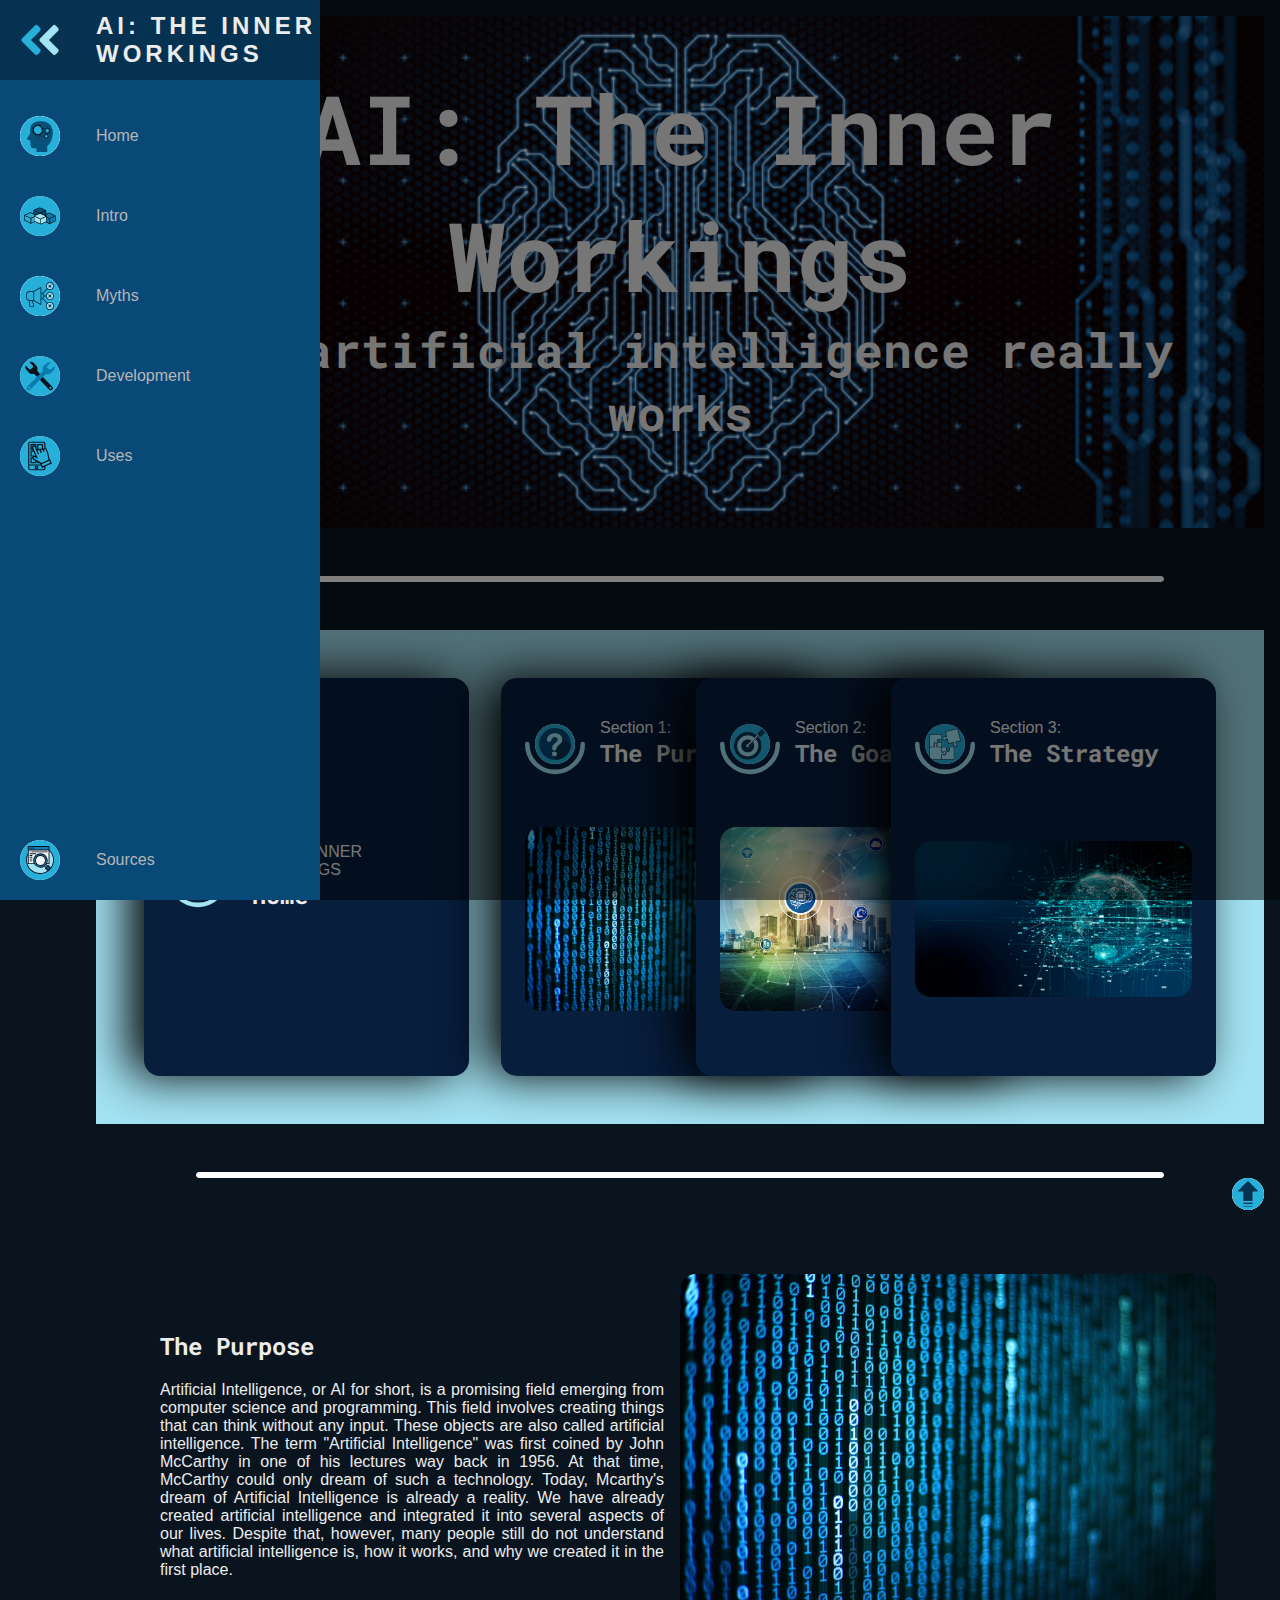
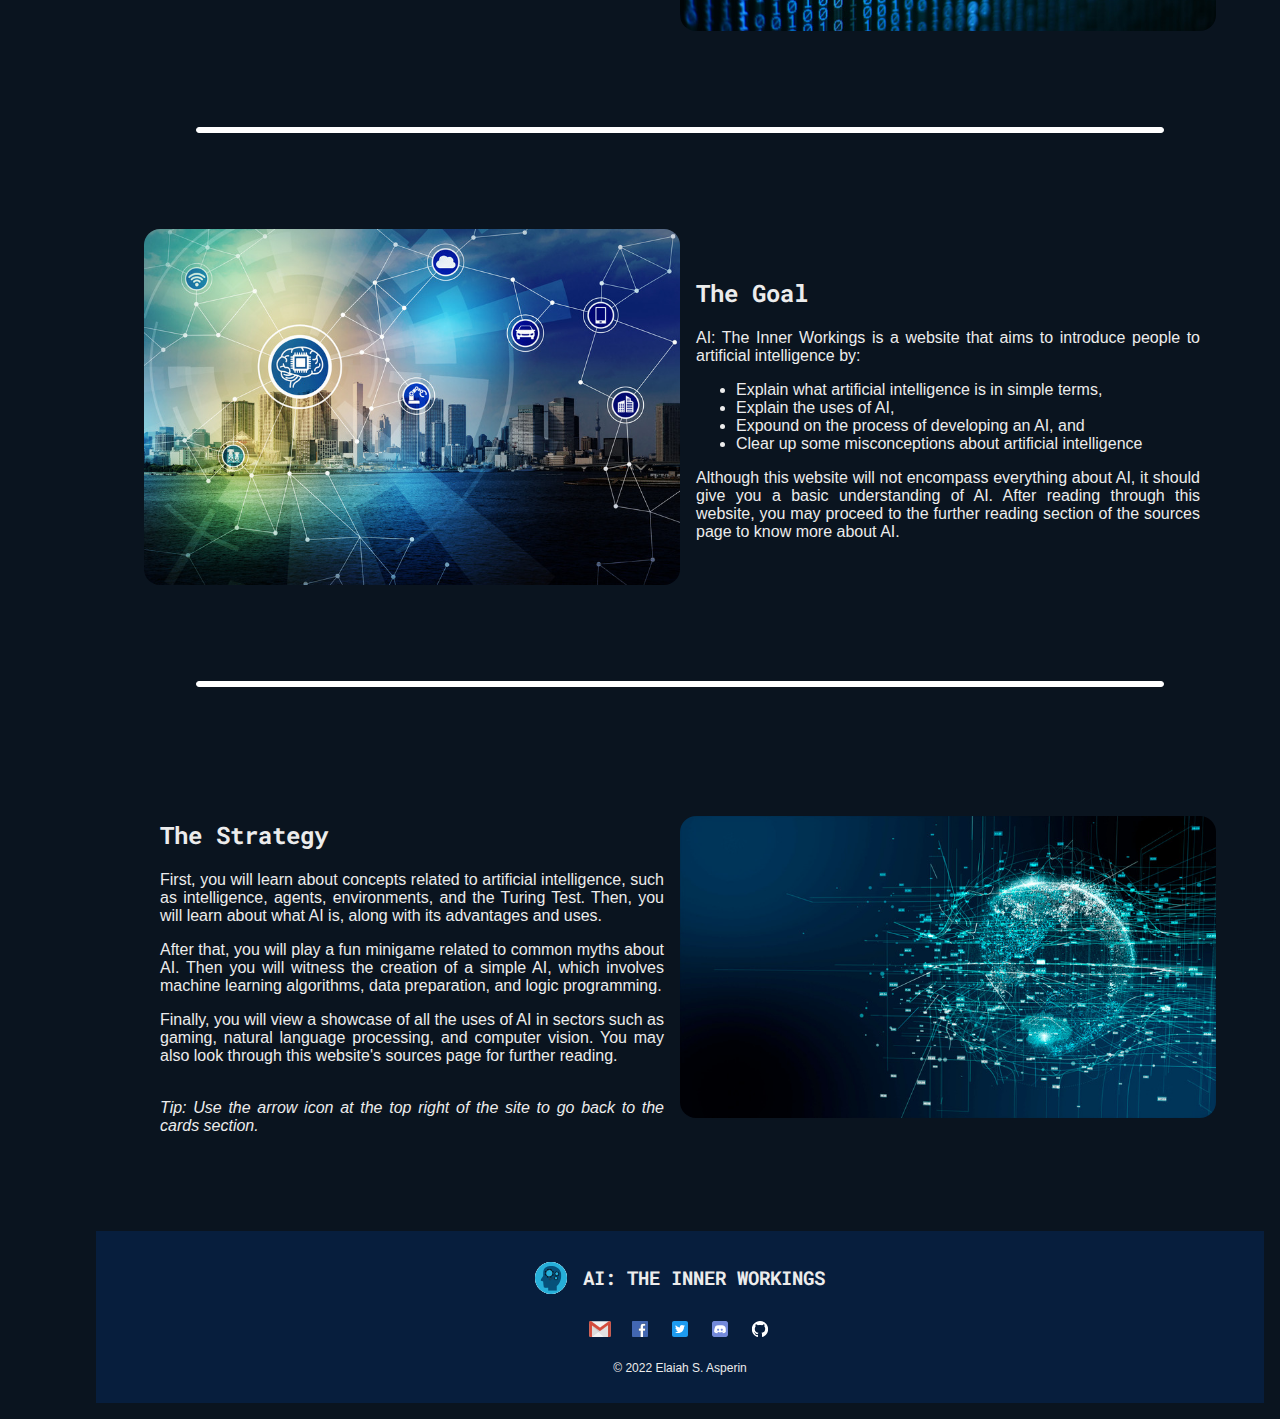
<file: htdocs/home.html>
<!DOCTYPE html>

<html lang="en">
    <head>
        <meta charset="UTF-8">

        <meta name="viewport" content="width=device-width, initial-scale=1.0">

        <meta name="author" content="Elaiah S. Asperin">
        <meta name="description" content="A website about AI">
        <meta name="keywords" content="Artificial Intelligence, AI">
        <meta name="date" content="21/12/2021">
        <meta name="revised" content="20/04/2022">

        <link rel="icon" href="../images/icon.png">

        <link rel="stylesheet" href="../css/index.css">

        <title>AI: The Inner Workings</title>
    </head>



    <body>
        <!--
        Skip To Content Button
        - Allows keyboard navigators to skip directly to the content
        -->
        <a id="skip" href="#section-1">Skip To Content</a>

        <!--
        Navigation Bar
        - PC or large tablet: Fixed to the left and expands when hovered
        - Any other device: Fixed to the bottom
        -->
        <nav id="navbar">
            <ul>
                <li id="navbar-icon">
                    <img src="../images/navbar/1-expand.svg">
                    <span class="navbar-link-text">AI: The Inner Workings</span>
                </li>
                
                <li class="navbar-item">
                    <a href="#top">                       
                        <img src="../images/navbar/2-home.svg">
                        <span class="navbar-link-text">Home</span>
                    </a>
                </li>
                
                <li class="navbar-item">
                    <a href="intro.html">
                        <img src="../images/navbar/3-intro.svg">
                        <span class="navbar-link-text">Intro</span>
                    </a>
                </li>

                <li class="navbar-item">
                    <a href="myths.html">
                        <img src="../images/navbar/4-myths.svg">
                        <span class="navbar-link-text">Myths</span>
                    </a>
                </li>

                <li class="navbar-item">
                    <a href="development.html">
                        <img src="../images/navbar/5-development.svg">
                        <span class="navbar-link-text">Development</span>
                    </a>
                </li>

                <li class="navbar-item">
                    <a href="uses.html">
                        <img src="../images/navbar/6-uses.svg">
                        <span class="navbar-link-text">Uses</span>
                    </a>
                </li>

                <li class="navbar-item">
                    <a href="sources.html">
                        <img src="../images/navbar/7-sources.svg">
                        <span class="navbar-link-text">Sources</span>
                    </a>
                </li>
            </ul>
        </nav>

        <!-- Creates a translucent black pane over the rest of the site when
        the navigation bar expands -->
        <div></div>



        <main>
            <!--
            Page Header
            - PC or large tablet: Text aligned to the center
            - Any other device: Text aligned to the left
            -->
            <header id="page-header">
                <h1>AI: The Inner Workings</h1>
                <h2>How artificial intelligence really works</h2>
            </header>



            <hr class="transition">



            <!-- Navigation Cards -->
            <section id="cards">
                <header class="card">
                    <img src="../images/navbar/2-home.svg">
                    <svg viewBox="0 0 106 57">
                        <path d="M102 4c0 27.1-21.9 49-49 49S4 31.1 4 4"></path>
                    </svg>

                    <div>
                        <p>AI: THE INNER WORKINGS</p>
                        <h2>Home</h2>
                    </div>
                </header>

                <a class="card" href="#section-1">
                    <header class="card-header">
                        <img src="../images/home/icon1.svg">
                        <svg viewBox="0 0 106 57">
                            <path d="M102 4c0 27.1-21.9 49-49 49S4 31.1 4 4"></path>
                        </svg>

                        <div>
                            <p>Section 1:</p>
                            <h2>The Purpose</h2>
                        </div>
                    </header>

                    <figure><img src="../images/home/image1.jpg"></figure>
                </a>

                <a class="card" href="#section-2">
                    <header class="card-header">
                        <img src="../images/home/icon2.svg">
                        <svg viewBox="0 0 106 57">
                            <path d="M102 4c0 27.1-21.9 49-49 49S4 31.1 4 4"></path>
                        </svg>

                        <div>
                            <p>Section 2:</p>
                            <h2>The Goal</h2>
                        </div>
                    </header>

                    <figure><img src="../images/home/image2.jpg"></figure>
                </a>

                <a class="card" href="#section-3">
                    <header class="card-header">
                        <img src="../images/home/icon3.svg">
                        <svg viewBox="0 0 106 57">
                            <path d="M102 4c0 27.1-21.9 49-49 49S4 31.1 4 4"></path>
                        </svg>

                        <div>
                            <p>Section 3:</p>
                            <h2>The Strategy</h2>
                        </div>
                    </header>

                    <figure><img src="../images/home/image3.jpg"></figure>
                </a>
            </section>



            <hr class="transition" style="margin-bottom: 0px;">



            <a href="#cards" id="return">
                <img src="../images/return.svg">
            </a>



            <!-- Main contents of the site -->
            <section class="content" id="section-1" tabindex="0">
                <article>
                    <h2>The Purpose</h2>
                    <p>

Artificial Intelligence, or AI for short, is a promising field emerging from
computer science and programming. This field involves creating things that can
think without any input. These objects are also called artificial intelligence.
The term "Artificial Intelligence" was first coined by John McCarthy in one of
his lectures way back in 1956. At that time, McCarthy could only dream of such
a technology. Today, Mcarthy's dream of Artificial Intelligence is already a
reality. We have already created artificial intelligence and integrated it into
several aspects of our lives. Despite that, however, many people still do not
understand what artificial intelligence is, how it works, and why we created it
in the first place.

                    </p>
                </article>
                <figure><img src="../images/home/image1.jpg"></figure>
            </section>



            <hr class="transition">



            <section class="content" id="section-2" tabindex="0">
                <figure><img src="../images/home/image2.jpg"></figure>
                <article>
                    <h2>The Goal</h2>
                    <p>

AI: The Inner Workings is a website that aims to introduce people to artificial
intelligence by:

                    </p>

<ul>
    <li>
        Explain what artificial intelligence is in simple terms,
    </li>
    <li>
        Explain the uses of AI,
    </li>
    <li>
        Expound on the process of developing an AI, and
    </li>
    <li>
        Clear up some misconceptions about artificial intelligence
    </li>
</ul>

                    <p>

Although this website will not encompass everything about AI, it should give
you a basic understanding of AI. After reading through this website, you may
proceed to the further reading section of the sources page to know more about
AI.
                    
                    </p>
                </article>
            </section>



            <hr class="transition">



            <section class="content" id="section-3" tabindex="0">
                <article>
                    <h2>The Strategy</h2>
                    <p>

First, you will learn about concepts related to artificial intelligence, such
as intelligence, agents, environments, and the Turing Test. Then, you will
learn about what AI is, along with its advantages and uses.

                    </p>
                    <p>

After that, you will play a fun minigame related to common myths about AI. Then
you will witness the creation of a simple AI, which involves machine learning
algorithms, data preparation, and logic programming.

                    </p>
                    <p>

Finally, you will view a showcase of all the uses of AI in sectors such as
gaming, natural language processing, and computer vision. You may also look
through this website's sources page for further reading.

                    </p>
                    <br>
                    <i>

Tip: Use the arrow icon at the top right of the site to go back to the cards
section.

                    </i>
                </article>

                <figure><img src="../images/home/image3.jpg"></figure>
            </section>



            <!--
            Page Footer
            - Small to large screens: Displays normally
            - Extremely small screens: Logo is removed
            -->
            <footer id="page-footer">
                <a href="#top">
                    <img src="../images/navbar/2-home.svg">
                    <h3>AI: THE INNER WORKINGS</h3>
                </a>

                <section>
                    <a href="mailto:esasperin@gmail.com"></a>
                    <a href="https://www.facebook.com/MedsPogi/"></a>
                    <a href="https://twitter.com/MedsPogi"></a>
                    <a href="https://discordapp.com/users/758129651481706498"></a>
                    <a href="https://github.com/MedsPogi"></a>
                </section>

                <p>
                    &copy; 2022 Elaiah S. Asperin
                </p>
            </footer>
        </main>
    </body>
</html>
</file>
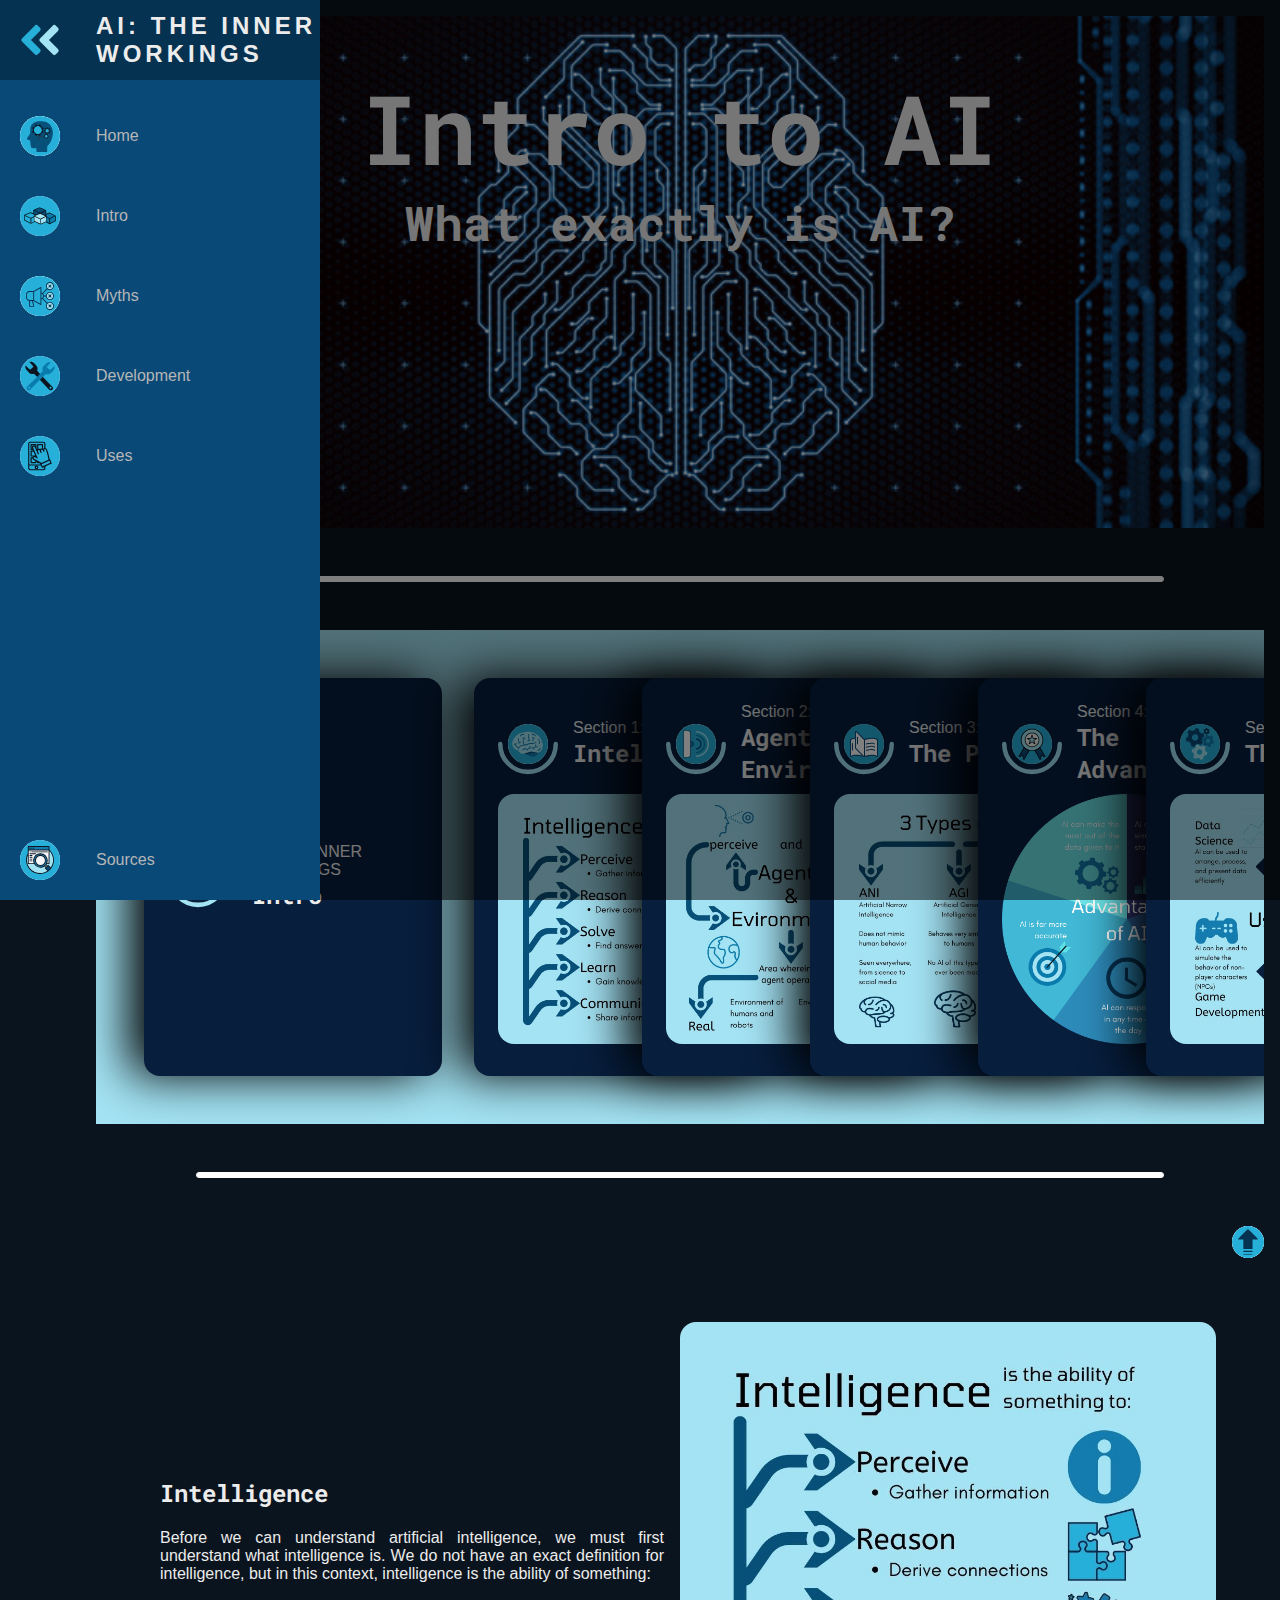
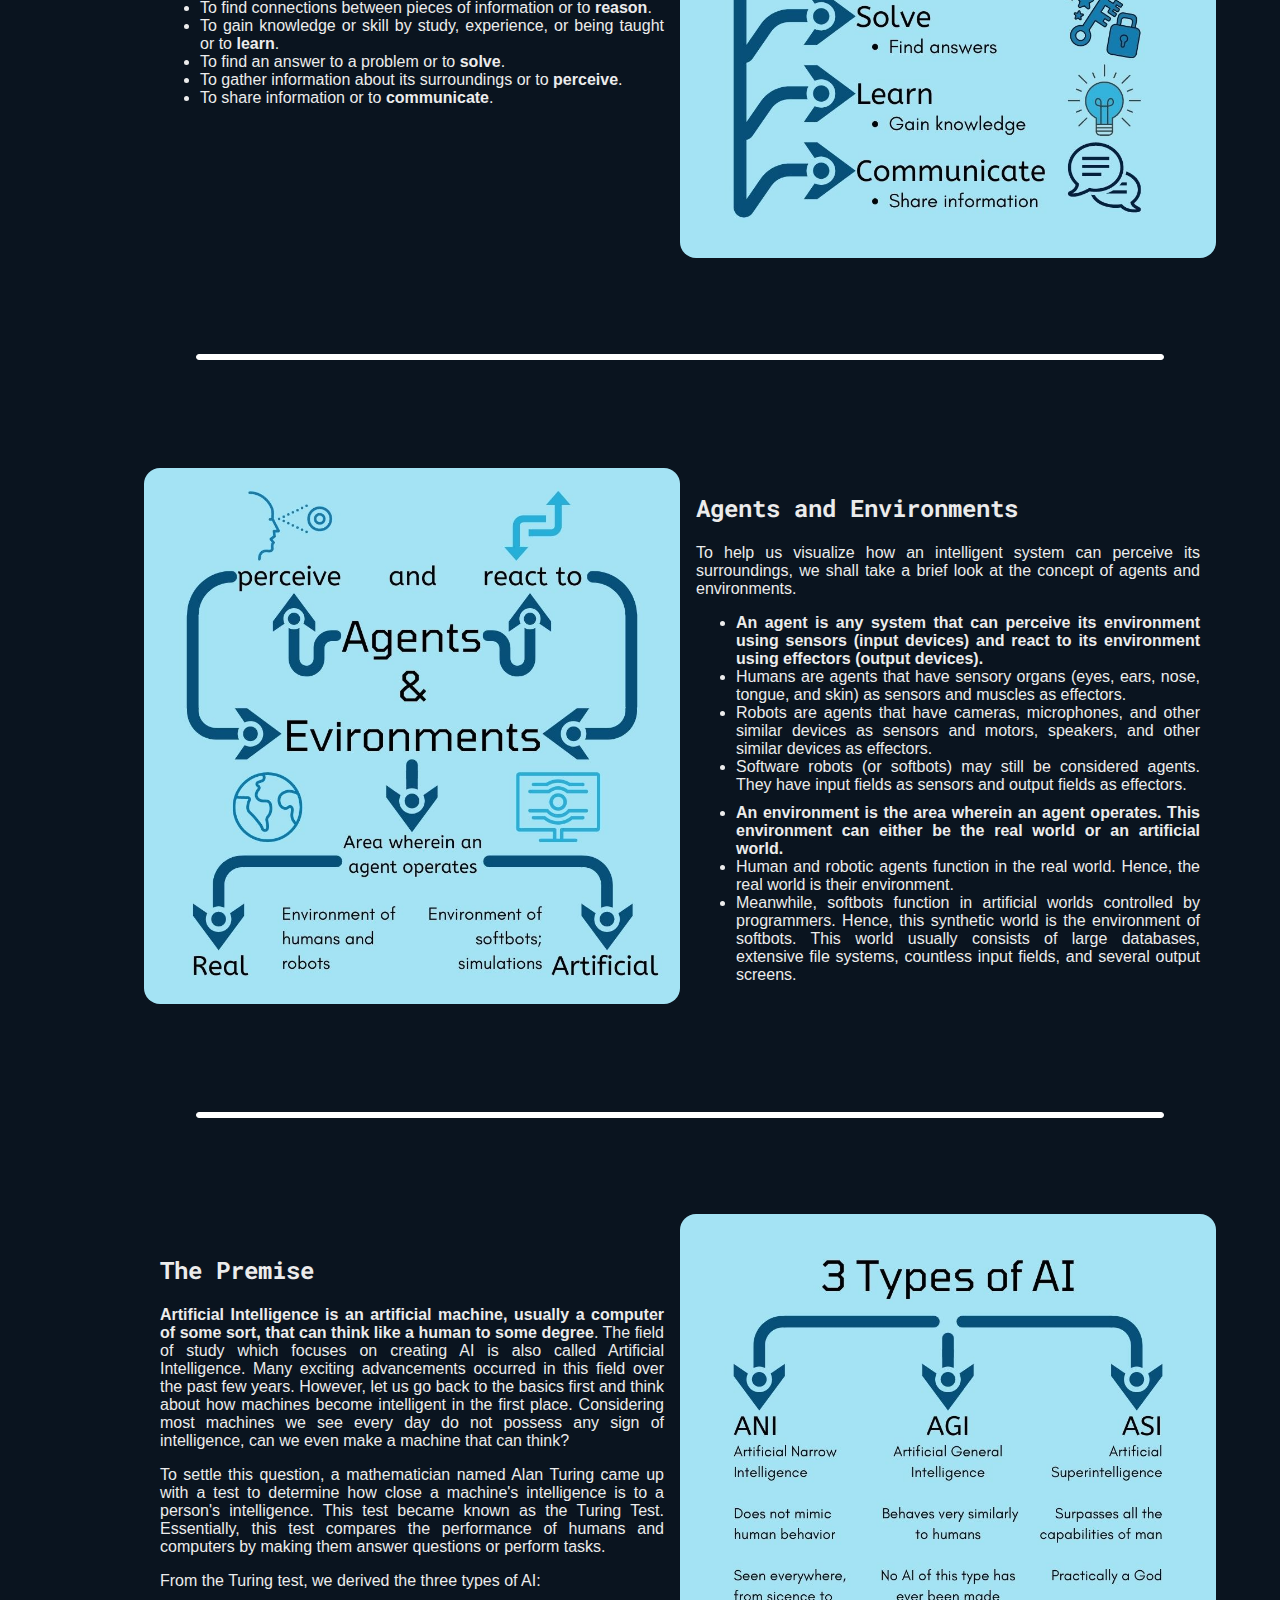
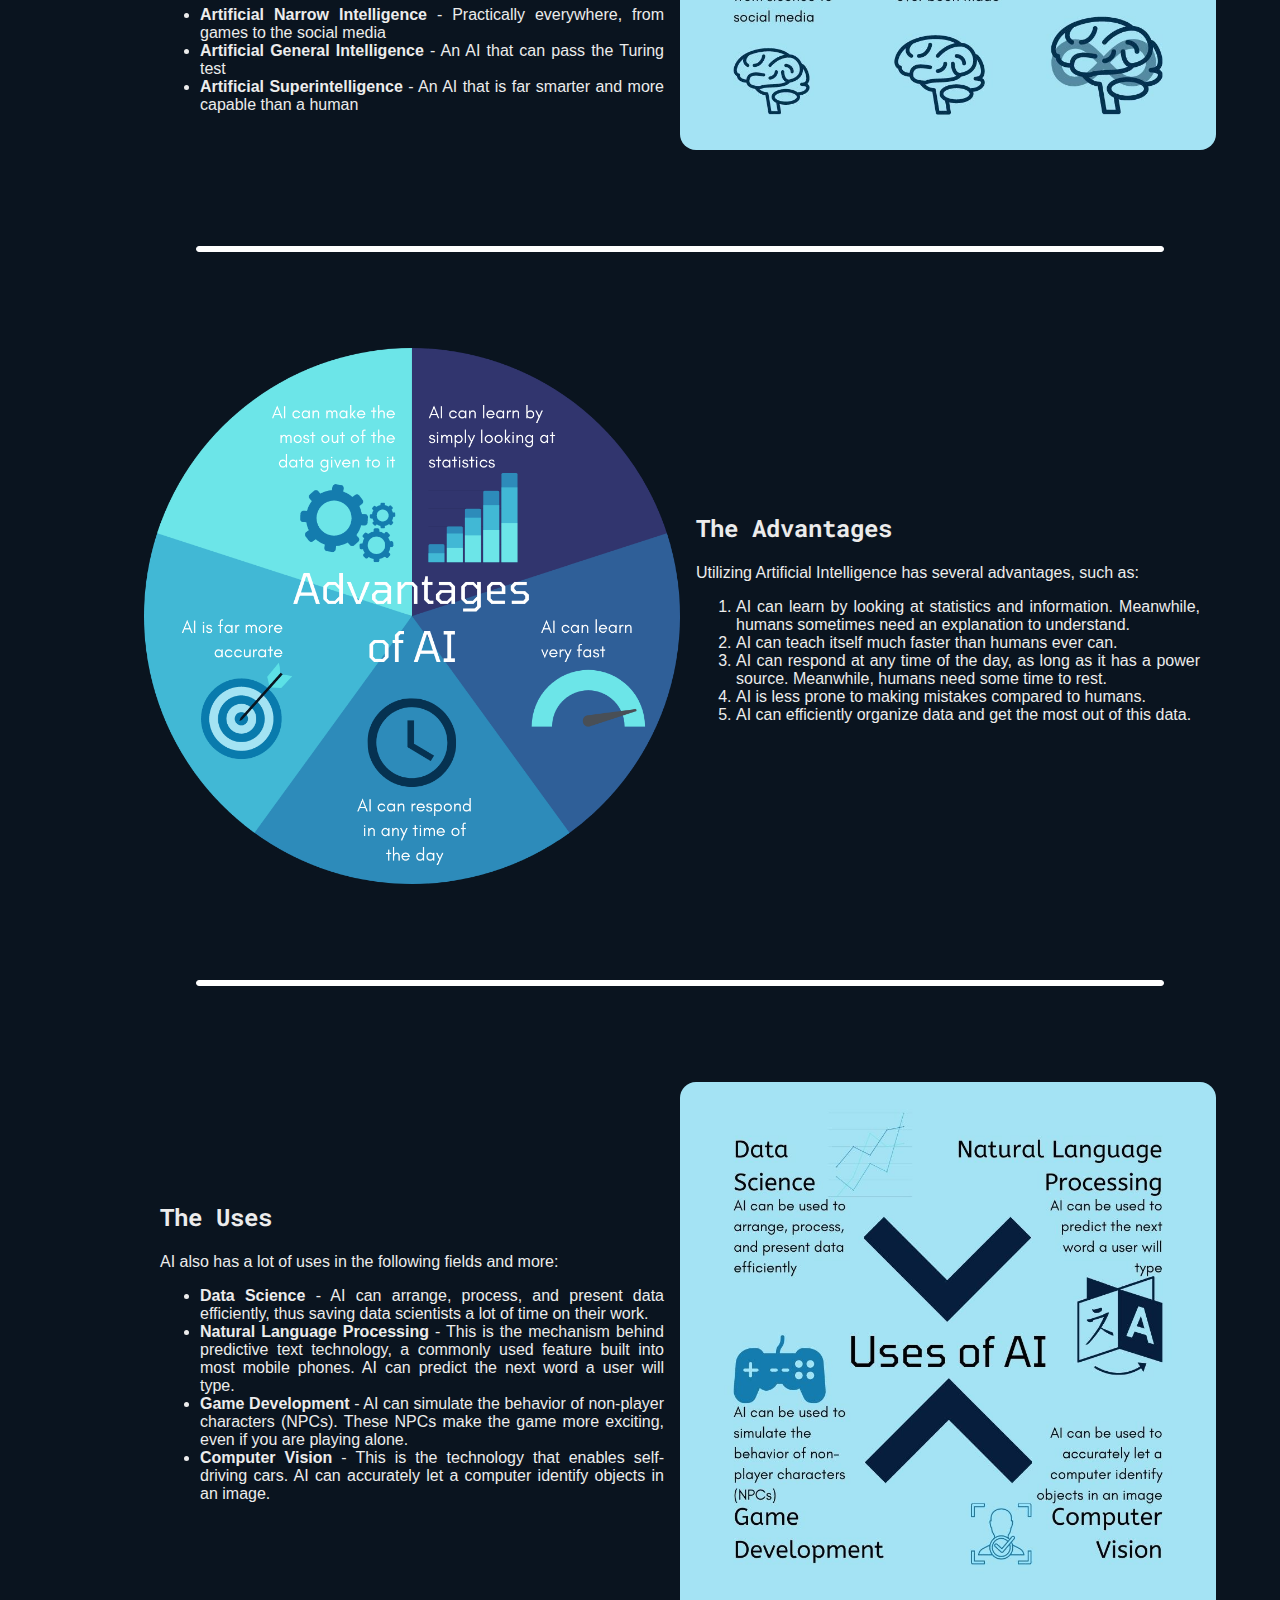
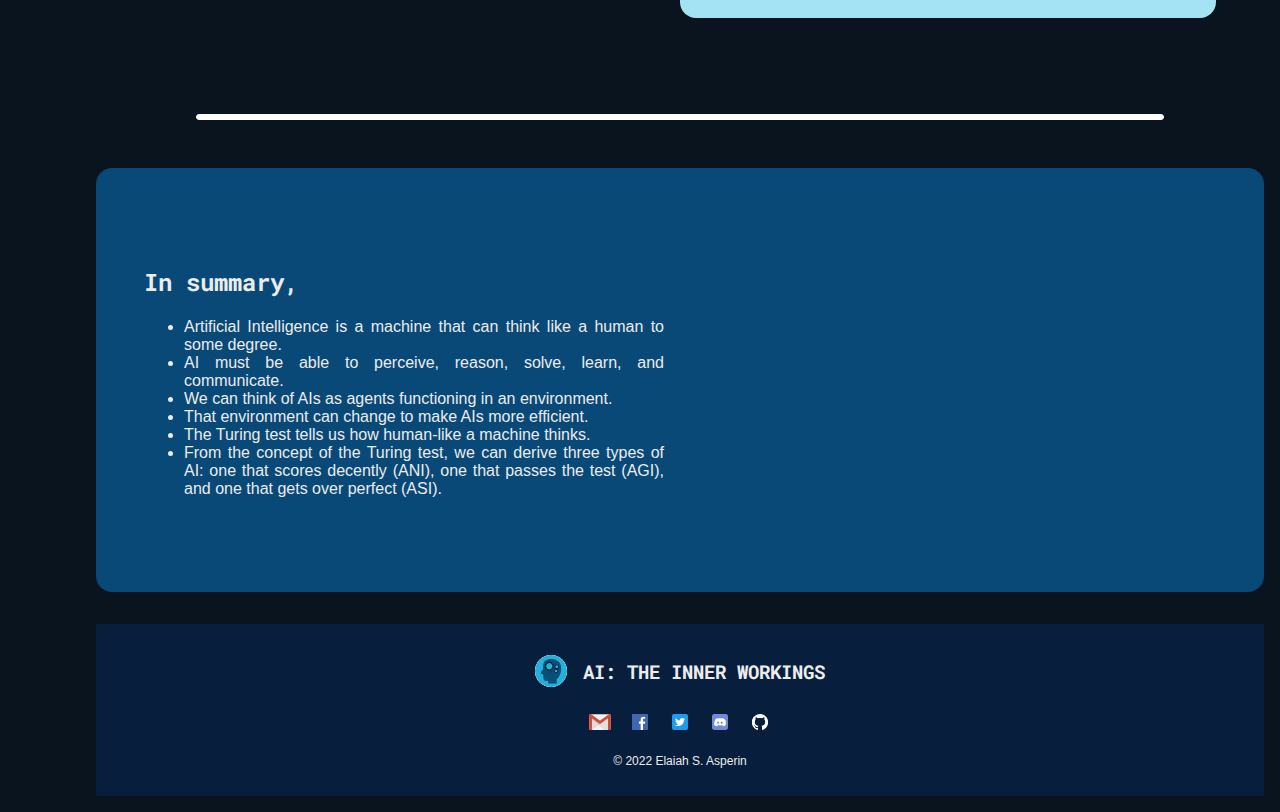
<file: htdocs/intro.html>
<!DOCTYPE html>

<html lang="en">
    <head>
        <meta charset="UTF-8">

        <meta name="viewport" content="width=device-width, initial-scale=1.0">

        <meta name="author" content="Elaiah S. Asperin">
        <meta name="description" content="A website about AI">
        <meta name="keywords" content="Artificial Intelligence, AI">
        <meta name="date" content="12/28/2021">
        <meta name="revised" content="04/20/2022">

        <link rel="icon" href="../images/icon.png">

        <link rel="stylesheet" href="../css/index.css">

        <title>Introduction to AI</title>
    </head>



    <body>
        <!--
        Skip To Content Button
        - Allows keyboard navigators to skip directly to the content
        -->
        <a id="skip" href="#section-1">Skip To Content</a>

        <!--
        Navigation Bar
        - PC or large tablet: Fixed to the left and expands when hovered
        - Any other device: Fixed to the bottom
        -->
        <nav id="navbar">
            <ul>
                <li id="navbar-icon">
                    <img src="../images/navbar/1-expand.svg">
                    <span class="navbar-link-text">AI: The Inner Workings</span>
                </li>
                
                <li class="navbar-item">
                    <a href="home.html">                       
                        <img src="../images/navbar/2-home.svg">
                        <span class="navbar-link-text">Home</span>
                    </a>
                </li>
                
                <li class="navbar-item">
                    <a href="#top">
                        <img src="../images/navbar/3-intro.svg">
                        <span class="navbar-link-text">Intro</span>
                    </a>
                </li>

                <li class="navbar-item">
                    <a href="myths.html">
                        <img src="../images/navbar/4-myths.svg">
                        <span class="navbar-link-text">Myths</span>
                    </a>
                </li>

                <li class="navbar-item">
                    <a href="development.html">
                        <img src="../images/navbar/5-development.svg">
                        <span class="navbar-link-text">Development</span>
                    </a>
                </li>

                <li class="navbar-item">
                    <a href="uses.html">
                        <img src="../images/navbar/6-uses.svg">
                        <span class="navbar-link-text">Uses</span>
                    </a>
                </li>

                <li class="navbar-item">
                    <a href="sources.html">
                        <img src="../images/navbar/7-sources.svg">
                        <span class="navbar-link-text">Sources</span>
                    </a>
                </li>
            </ul>
        </nav>

        <!-- Creates a translucent black pane over the rest of the site when
        the navigation bar expands -->
        <div></div>



        <main>
            <!--
            Page Header
            - PC or large tablet: Text aligned to the center
            - Any other device: Text aligned to the left
            -->
            <header id="page-header">
                <h1>Intro to AI</h1>
                <h2>What exactly is AI?</h2>
            </header>



            <hr class="transition">



            <!-- Navigation Cards -->
            <section id="cards">
                <header class="card">
                    <img src="../images/navbar/3-intro.svg">
                    <svg viewBox="0 0 106 57">
                        <path d="M102 4c0 27.1-21.9 49-49 49S4 31.1 4 4"></path>
                    </svg>

                    <div>
                        <p>AI: THE INNER WORKINGS</p>
                        <h2>Intro</h2>
                    </div>
                </header>

                <a class="card" href="#section-1">
                    <header class="card-header">
                        <img src="../images/intro/icon1.svg">
                        <svg viewBox="0 0 106 57">
                            <path d="M102 4c0 27.1-21.9 49-49 49S4 31.1 4 4"></path>
                        </svg>

                        <div>
                            <p>Section 1:</p>
                            <h2>Intelligence</h2>
                        </div>
                    </header>

                    <figure><img src="../images/intro/image1.jpg"></figure>
                </a>

                <a class="card" href="#section-2">
                    <header class="card-header">
                        <img src="../images/intro/icon2.svg">
                        <svg viewBox="0 0 106 57">
                            <path d="M102 4c0 27.1-21.9 49-49 49S4 31.1 4 4"></path>
                        </svg>

                        <div>
                            <p>Section 2:</p>
                            <h2>Agents and Environments</h2>
                        </div>
                    </header>

                    <figure><img src="../images/intro/image2.jpg"></figure>
                </a>

                <a class="card" href="#section-3">
                    <header class="card-header">
                        <img src="../images/intro/icon3.svg">
                        <svg viewBox="0 0 106 57">
                            <path d="M102 4c0 27.1-21.9 49-49 49S4 31.1 4 4"></path>
                        </svg>

                        <div>
                            <p>Section 3:</p>
                            <h2>The Premise</h2>
                        </div>
                    </header>

                    <figure><img src="../images/intro/image3.jpg"></figure>
                </a>

                <a class="card" href="#section-4">
                    <header class="card-header">
                        <img src="../images/intro/icon4.svg">
                        <svg viewBox="0 0 106 57">
                            <path d="M102 4c0 27.1-21.9 49-49 49S4 31.1 4 4"></path>
                        </svg>

                        <div>
                            <p>Section 4:</p>
                            <h2>The Advantages</h2>
                        </div>
                    </header>

                    <figure><img src="../images/intro/image4.png"></figure>
                </a>

                <a class="card" href="#section-5">
                    <header class="card-header">
                        <img src="../images/intro/icon5.svg">
                        <svg viewBox="0 0 106 57">
                            <path d="M102 4c0 27.1-21.9 49-49 49S4 31.1 4 4"></path>
                        </svg>

                        <div>
                            <p>Section 5:</p>
                            <h2>The Uses</h2>
                        </div>
                    </header>

                    <figure><img src="../images/intro/image5.jpg"></figure>
                </a>
            </section>



            <hr class="transition">



            <a href="#cards" id="return">
                <img src="../images/return.svg">
            </a>



            <!-- Main contents of the site -->
            <section class="content" id="section-1" tabindex="0">
                <article>
                    <h2>Intelligence</h2>
                    <p>

Before we can understand artificial intelligence, we must first understand what
intelligence is. We do not have an exact definition for intelligence, but in
this context, intelligence is the ability of something:

                    </p>

<ul>
    <li>
        To find connections between pieces of information or to <b>reason</b>.
    </li>
    <li>
        To gain knowledge or skill by study, experience, or being taught or to
        <b>learn</b>.
    </li>
    <li>
        To find an answer to a problem or to <b>solve</b>.
    </li>
    <li>
        To gather information about its surroundings or to <b>perceive</b>.
    </li>
    <li>
        To share information or to <b>communicate</b>.
    </li>
</ul>
                </article>
                
                <figure><img src="../images/intro/image1.jpg"></figure>
            </section>



            <hr class="transition">



            <section class="content" id="section-2" tabindex="0">
                <figure><img src="../images/intro/image2.jpg"></figure>

                <article>
                    <h2>Agents and Environments</h2>
                    <p>

To help us visualize how an intelligent system can perceive its surroundings,
we shall take a brief look at the concept of agents and environments.

                    </p>
<ul>
    <li>
        <b>
            An agent is any system that can perceive its environment using
            sensors (input devices) and react to its environment using
            effectors (output devices).
        </b>
    </li>
    <li>
        Humans are agents that have sensory organs (eyes, ears, nose, tongue,
        and skin) as sensors and muscles as effectors.
    </li>
    <li>
        Robots are agents that have cameras, microphones, and other similar
        devices as sensors and motors, speakers, and other similar devices as
        effectors.
    </li>
    <li style="margin-bottom: 10px;">
        Software robots (or softbots) may still be considered agents. They have
        input fields as sensors and output fields as effectors.
    </li>

    <li>
        <b>
            An environment is the area wherein an agent operates. This
            environment can either be the real world or an artificial world.
        </b>
    </li>
    <li>
        Human and robotic agents function in the real world. Hence, the real
        world is their environment.
    </li>
    <li>
        Meanwhile, softbots function in artificial worlds controlled by
        programmers. Hence, this synthetic world is the environment of
        softbots. This world usually consists of large databases, extensive
        file systems, countless input fields, and several output screens.
    </li>
</ul>
                </article>
            </section>



            <hr class="transition">



            <section class="content" id="section-3" tabindex="0">
                <article>
                    <h2>The Premise</h2>
                    <p>

<b>Artificial Intelligence is an artificial machine, usually a computer of some
sort, that can think like a human to some degree</b>. The field of study which
focuses on creating AI is also called Artificial Intelligence. Many exciting
advancements occurred in this field over the past few years. However, let us go
back to the basics first and think about how machines become intelligent in the
first place. Considering most machines we see every day do not possess any sign
of intelligence, can we even make a machine that can think?

                    </p>
                    <p>

To settle this question, a mathematician named Alan Turing came up with a test
to determine how close a machine's intelligence is to a person's intelligence.
This test became known as the Turing Test. Essentially, this test compares the
performance of humans and computers by making them answer questions or perform
tasks.

                    </p>
                    <p>

From the Turing test, we derived the three types of AI:

                    </p>
<ul>
    <li>
        <b>Artificial Narrow Intelligence</b> - Practically everywhere, from
        games to the social media
    </li>
    <li>
        <b>Artificial General Intelligence</b> - An AI that can pass the Turing
        test
    </li>
    <li>
        <b>Artificial Superintelligence</b> - An AI that is far smarter and
        more capable than a human
    </li>
</ul>
                </article>

                <figure><img src="../images/intro/image3.jpg"></figure>
            </section>



            <hr class="transition">



            <section class="content" id="section-4" tabindex="0">
                <figure><img src="../images/intro/image4.png"></figure>
                
                <article>
                    <h2>The Advantages</h2>
                    <p>

Utilizing Artificial Intelligence has several advantages, such as:

                    </p>
<ol>
    <li>
        AI can learn by looking at statistics and information. Meanwhile,
        humans sometimes need an explanation to understand.
    </li>
    <li>
        AI can teach itself much faster than humans ever can.
    </li>
    <li>
        AI can respond at any time of the day, as long as it has a power
        source. Meanwhile, humans need some time to rest.
    </li>
    <li>
        AI is less prone to making mistakes compared to humans.
    </li>
    <li>
        AI can efficiently organize data and get the most out of this data.
    </li>
</ol>
                </article>
            </section>



            <hr class="transition">



            <section class="content" id="section-5" tabindex="0">
                <article>
                    <h2>The Uses</h2>
                    <p>

AI also has a lot of uses in the following fields and more:

                    </p>
<ul>
    <li>
        <b>Data Science</b> - AI can arrange, process, and present data
        efficiently, thus saving data scientists a lot of time on their work.
    </li>
    <li>
        <b>Natural Language Processing</b> - This is the mechanism behind
        predictive text technology, a commonly used feature built into most
        mobile phones. AI can predict the next word a user will type.
    </li>
    <li>
        <b>Game Development</b> - AI can simulate the behavior of non-player
        characters (NPCs). These NPCs make the game more exciting, even if you
        are playing alone.
    </li>
    <li>
        <b>Computer Vision</b> - This is the technology that enables
        self-driving cars. AI can accurately let a computer identify objects in
        an image.
    </li>
</ul>
                </article>

                <figure><img src="../images/intro/image5.jpg"></figure>
            </section>



            <hr class="transition">



            <!-- Wrap-up of the page -->
            <section id="wrap-up" tabindex="0">
                <article>
                    <h2>In summary,</h2>
<ul>
    <li>
        Artificial Intelligence is a machine that can think like a human to
        some degree.
    </li>
    <li>
        AI must be able to perceive, reason, solve, learn, and communicate.
    </li>
    <li>
        We can think of AIs as agents functioning in an environment.
    </li>
    <li>
        That environment can change to make AIs more efficient.
    </li>
    <li>
        The Turing test tells us how human-like a machine thinks.
    </li>
    <li>
        From the concept of the Turing test, we can derive three types of AI:
        one that scores decently (ANI), one that passes the test (AGI), and one
        that gets over perfect (ASI).
    </li>
</ul>
                </article>

                <iframe src="https://www.youtube.com/embed/kWmX3pd1f10?autoplay=1&mute=1" title="YouTube video player" frameborder="0" allow="accelerometer; autoplay; clipboard-write; encrypted-media; gyroscope; picture-in-picture" allowfullscreen></iframe>
            </section>



            <!--
            Page Footer
            - Small to large screens: Displays normally
            - Extremely small screens: Logo is removed
            -->
            <footer id="page-footer">
                <a href="#top">
                    <img src="../images/navbar/2-home.svg">
                    <h3>AI: THE INNER WORKINGS</h3>
                </a>

                <section>
                    <a href="mailto:esasperin@gmail.com"></a>
                    <a href="https://www.facebook.com/MedsPogi/"></a>
                    <a href="https://twitter.com/MedsPogi"></a>
                    <a href="https://discordapp.com/users/758129651481706498"></a>
                    <a href="https://github.com/MedsPogi"></a>
                </section>

                <p>&copy; 2022 Elaiah S. Asperin</p>
            </footer>
        </main>
    </body>
</html>
</file>
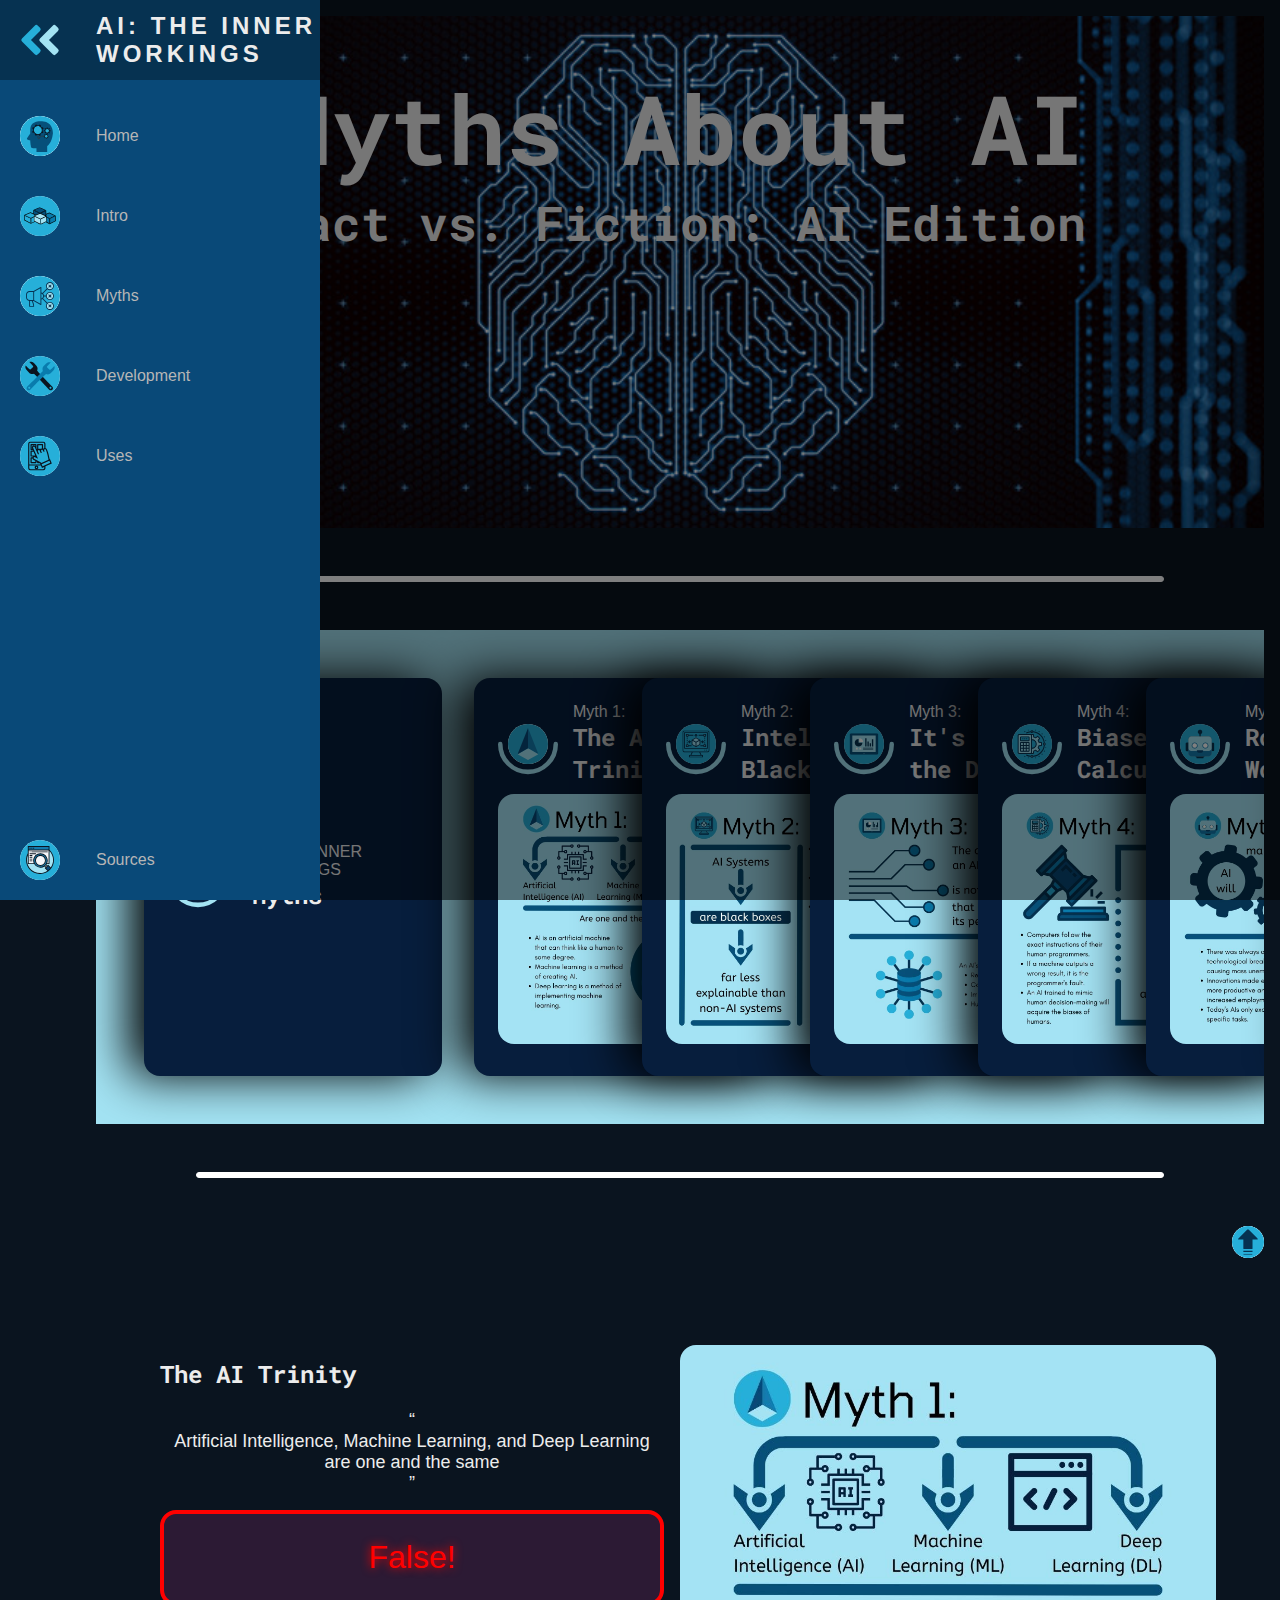
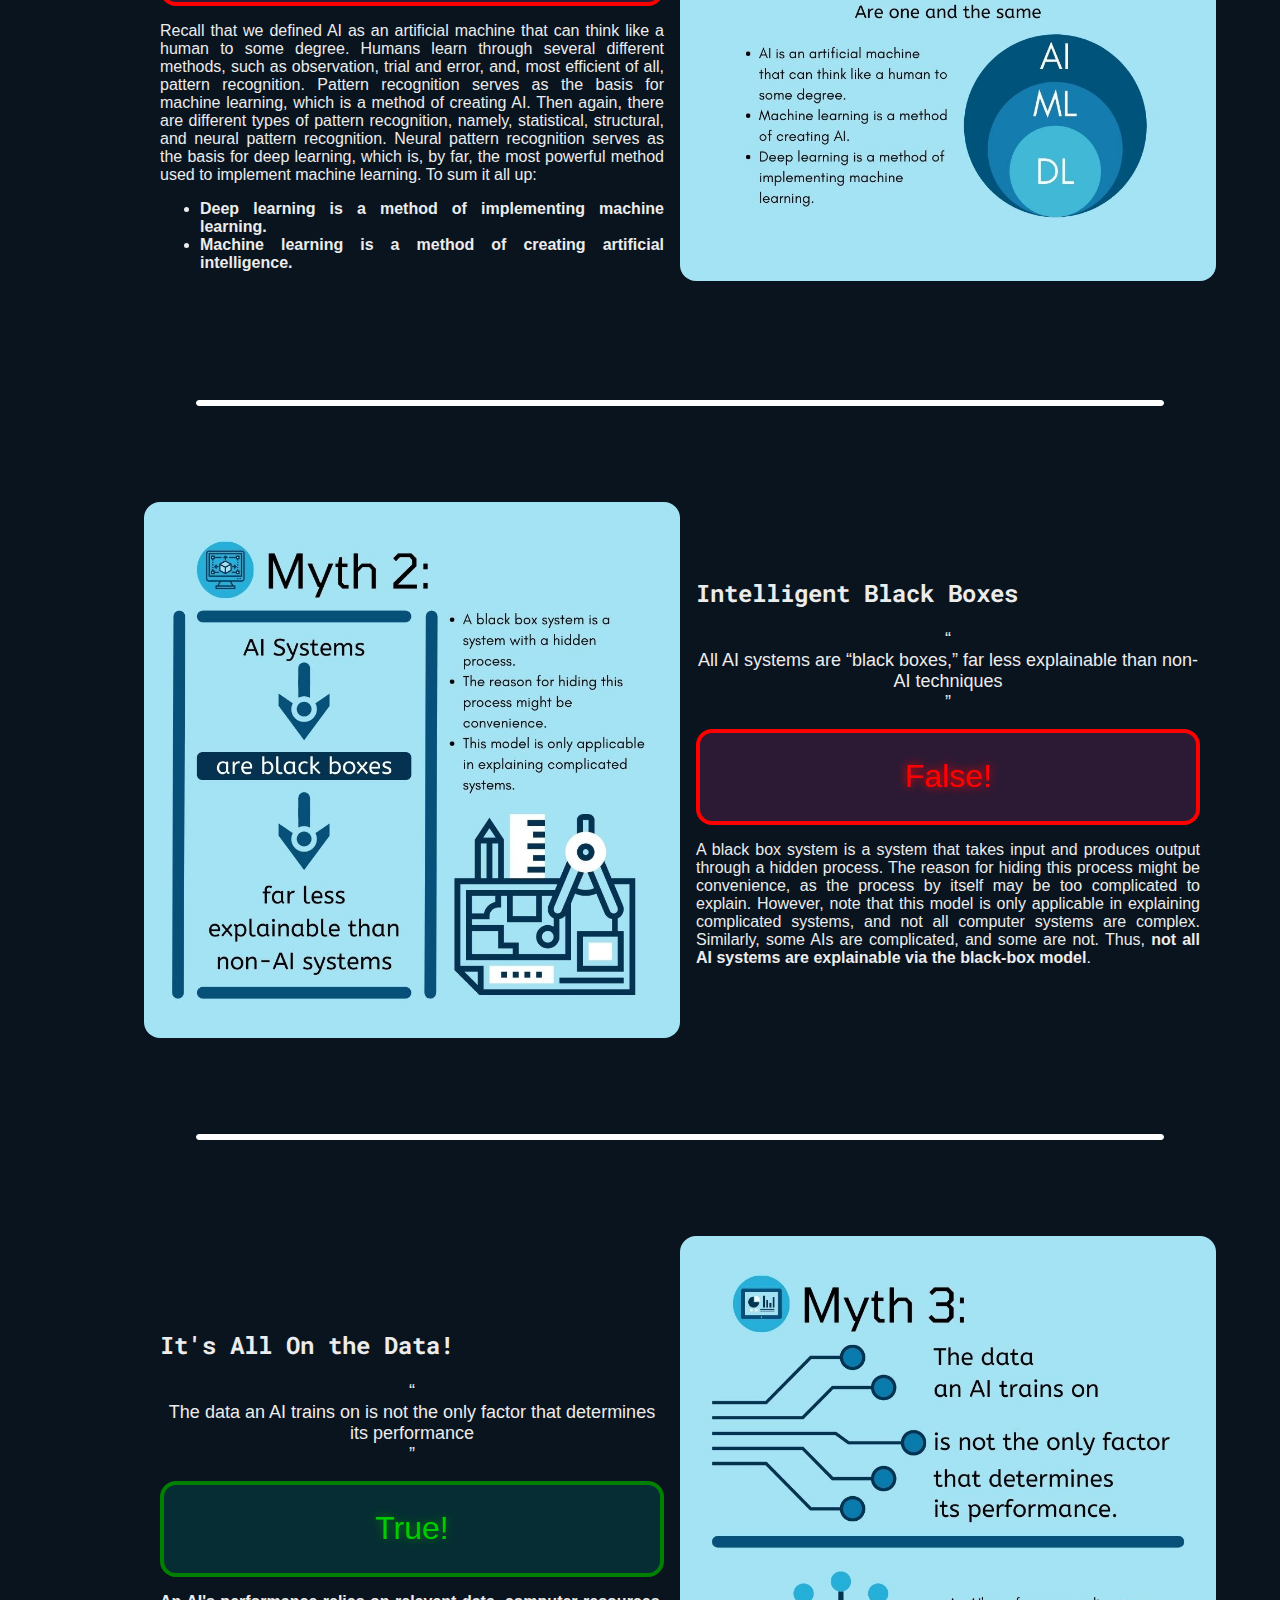
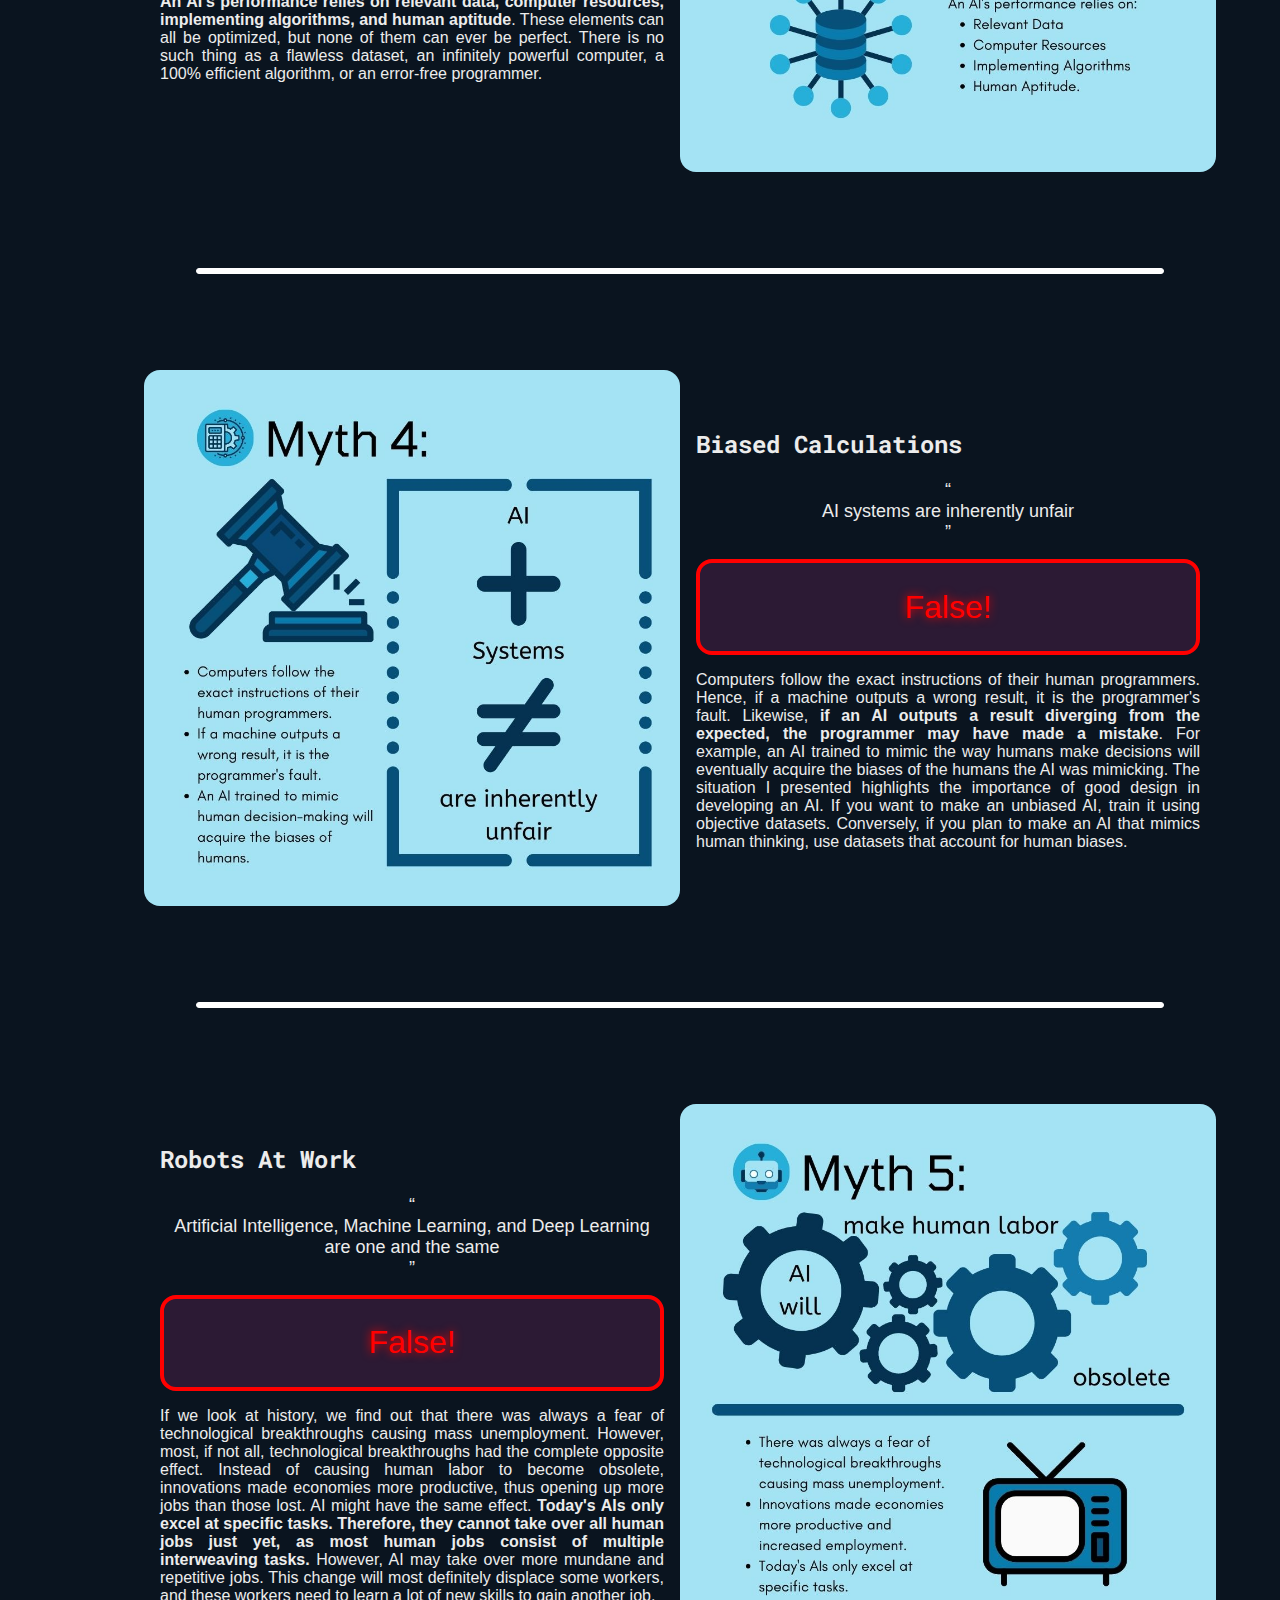
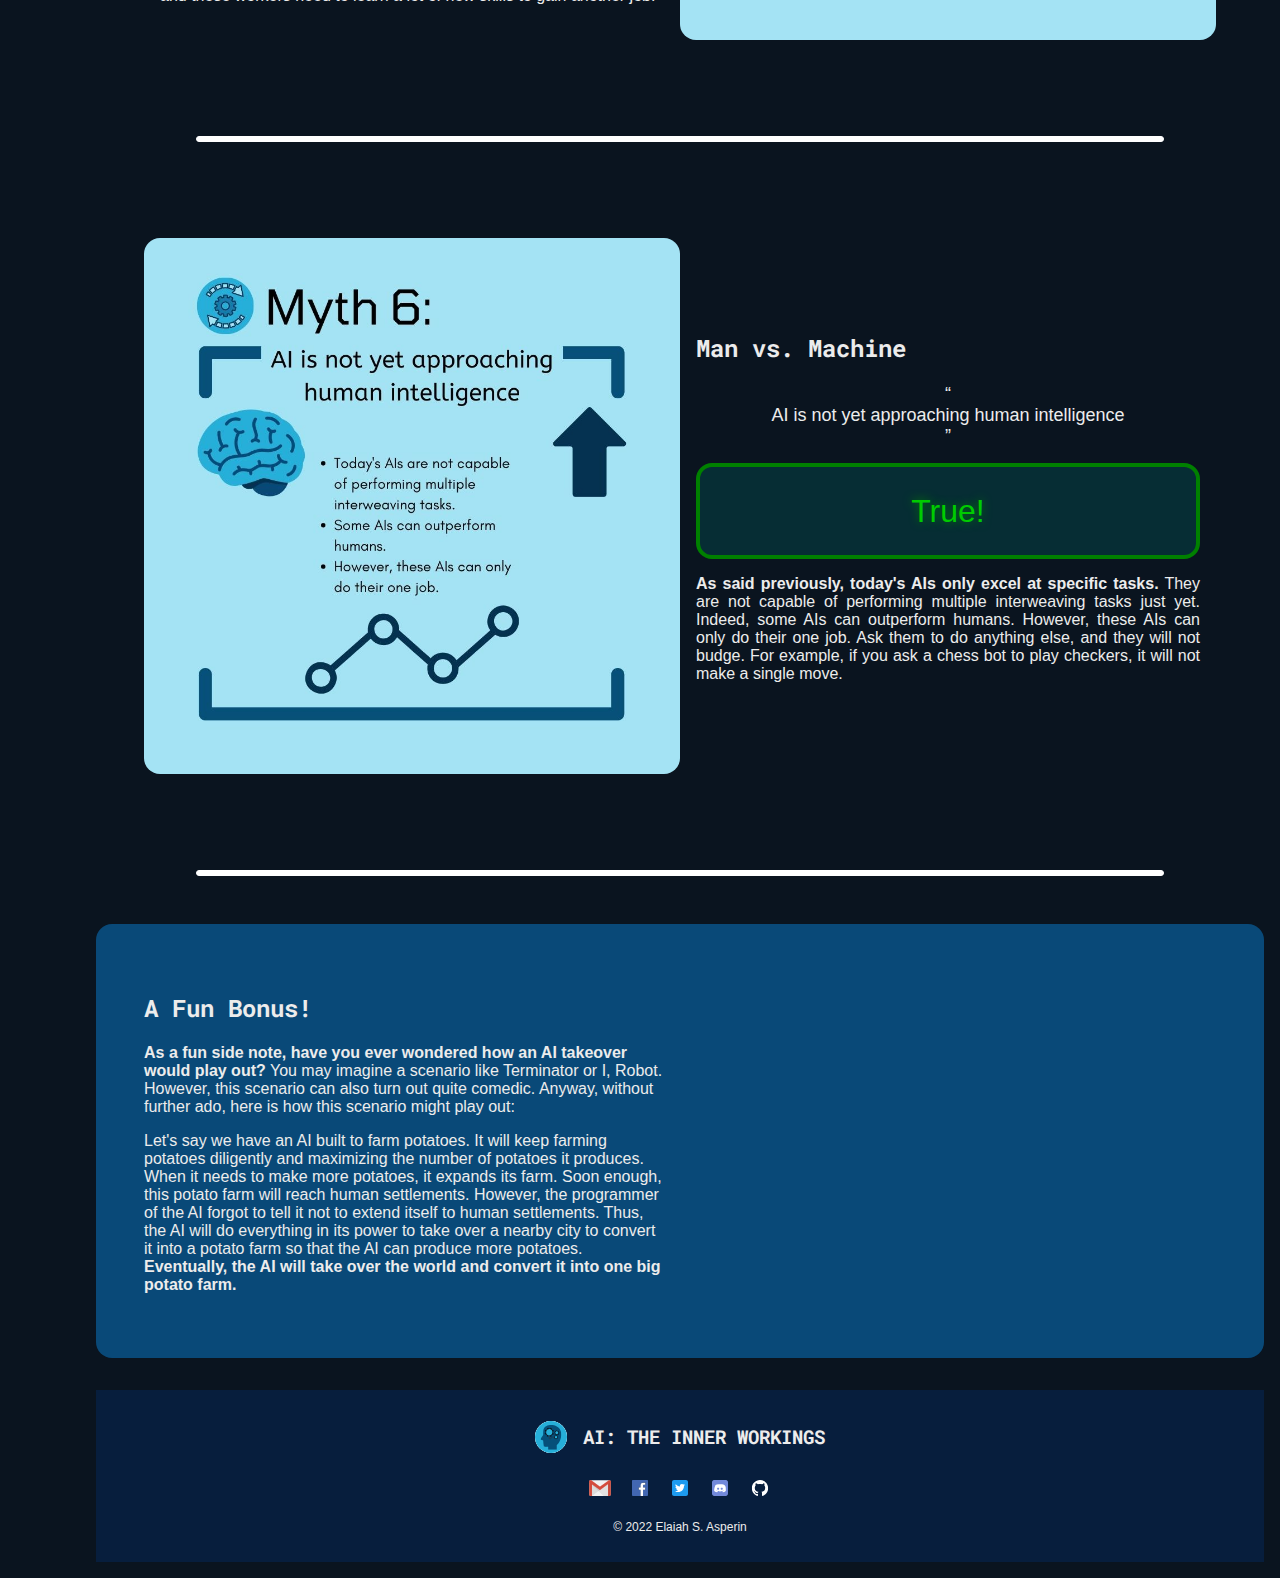
<file: htdocs/myths.html>
<!DOCTYPE html>

<html lang="en">
    <head>
        <meta charset="UTF-8">

        <meta name="viewport" content="width=device-width, initial-scale=1.0">

        <meta name="author" content="Elaiah S. Asperin">
        <meta name="description" content="A website about AI">
        <meta name="keywords" content="Artificial Intelligence, AI">
        <meta name="date" content="28/12/2021">
        <meta name="revised" content="20/04/2022">

        <link rel="icon" href="../images/icon.png">

        <link rel="stylesheet" href="../css/index.css">

        <title>Myths About AI</title>
    </head>



    <body>
        <!--
        Skip To Content Button
        - Allows keyboard navigators to skip directly to the content
        -->
        <a id="skip" href="#section-1">Skip To Content</a>

        <!--
        Navigation Bar
        - PC or large tablet: Fixed to the left and expands when hovered
        - Any other device: Fixed to the bottom
        -->
        <nav id="navbar">
            <ul>
                <li id="navbar-icon">
                    <img src="../images/navbar/1-expand.svg">
                    <span class="navbar-link-text">AI: The Inner Workings</span>
                </li>
                
                <li class="navbar-item">
                    <a href="home.html">                       
                        <img src="../images/navbar/2-home.svg">
                        <span class="navbar-link-text">Home</span>
                    </a>
                </li>
                
                <li class="navbar-item">
                    <a href="intro.html">
                        <img src="../images/navbar/3-intro.svg">
                        <span class="navbar-link-text">Intro</span>
                    </a>
                </li>

                <li class="navbar-item">
                    <a href="#top">
                        <img src="../images/navbar/4-myths.svg">
                        <span class="navbar-link-text">Myths</span>
                    </a>
                </li>

                <li class="navbar-item">
                    <a href="development.html">
                        <img src="../images/navbar/5-development.svg">
                        <span class="navbar-link-text">Development</span>
                    </a>
                </li>

                <li class="navbar-item">
                    <a href="uses.html">
                        <img src="../images/navbar/6-uses.svg">
                        <span class="navbar-link-text">Uses</span>
                    </a>
                </li>

                <li class="navbar-item">
                    <a href="sources.html">
                        <img src="../images/navbar/7-sources.svg">
                        <span class="navbar-link-text">Sources</span>
                    </a>
                </li>
            </ul>
        </nav>

        <!-- Creates a translucent black pane over the rest of the site when
        the navigation bar expands -->
        <div></div>



        <main>
            <!--
            Page Header
            - PC or large tablet: Text aligned to the center
            - Any other device: Text aligned to the left
            -->
            <header id="page-header">
                <h1>Myths About AI</h1>
                <h2>Fact vs. Fiction: AI Edition</h2>
            </header>



            <hr class="transition">



            <!-- Navigation Cards -->
            <section id="cards">
                <header class="card">
                    <img src="../images/navbar/4-myths.svg">
                    <svg viewBox="0 0 106 57">
                        <path d="M102 4c0 27.1-21.9 49-49 49S4 31.1 4 4"></path>
                    </svg>

                    <div>
                        <p>AI: THE INNER WORKINGS</p>
                        <h2>Myths</h2>
                    </div>
                </header>

                <a class="card" href="#section-1">
                    <header class="card-header">
                        <img src="../images/myths/icon1.svg">
                        <svg viewBox="0 0 106 57">
                            <path d="M102 4c0 27.1-21.9 49-49 49S4 31.1 4 4"></path>
                        </svg>

                        <div>
                            <p>Myth 1:</p>
                            <h2>The AI Trinity</h2>
                        </div>
                    </header>

                    <figure><img src="../images/myths/image1.jpg"></figure>
                </a>

                <a class="card" href="#section-2">
                    <header class="card-header">
                        <img src="../images/myths/icon2.svg">
                        <svg viewBox="0 0 106 57">
                            <path d="M102 4c0 27.1-21.9 49-49 49S4 31.1 4 4"></path>
                        </svg>

                        <div>
                            <p>Myth 2:</p>
                            <h2>Intelligent Black Boxes</h2>
                        </div>
                    </header>

                    <figure><img src="../images/myths/image2.jpg"></figure>
                </a>

                <a class="card" href="#section-3">
                    <header class="card-header">
                        <img src="../images/myths/icon3.svg">
                        <svg viewBox="0 0 106 57">
                            <path d="M102 4c0 27.1-21.9 49-49 49S4 31.1 4 4"></path>
                        </svg>

                        <div>
                            <p>Myth 3:</p>
                            <h2>It's All On the Data!</h2>
                        </div>
                    </header>

                    <figure><img src="../images/myths/image3.jpg"></figure>
                </a>

                <a class="card" href="#section-4">
                    <header class="card-header">
                        <img src="../images/myths/icon4.svg">
                        <svg viewBox="0 0 106 57">
                            <path d="M102 4c0 27.1-21.9 49-49 49S4 31.1 4 4"></path>
                        </svg>

                        <div>
                            <p>Myth 4:</p>
                            <h2>Biased Calculations</h2>
                        </div>
                    </header>

                    <figure><img src="../images/myths/image4.jpg"></figure>
                </a>

                <a class="card" href="#section-5">
                    <header class="card-header">
                        <img src="../images/myths/icon5.svg">
                        <svg viewBox="0 0 106 57">
                            <path d="M102 4c0 27.1-21.9 49-49 49S4 31.1 4 4"></path>
                        </svg>

                        <div>
                            <p>Myth 5:</p>
                            <h2>Robots At Work</h2>
                        </div>
                    </header>

                    <figure><img src="../images/myths/image5.jpg"></figure>
                </a>

                <a class="card" href="#section-6">
                    <header class="card-header">
                        <img src="../images/myths/icon6.svg">
                        <svg viewBox="0 0 106 57">
                            <path d="M102 4c0 27.1-21.9 49-49 49S4 31.1 4 4"></path>
                        </svg>

                        <div>
                            <p>Myth 6:</p>
                            <h2>Biased Calculations</h2>
                        </div>
                    </header>

                    <figure><img src="../images/myths/image6.jpg"></figure>
                </a>
            </section>



            <hr class="transition">



            <a href="#cards" id="return">
                <img src="../images/return.svg">
            </a>



            <!-- Main contents of the site -->
            <section class="content" id="section-1" tabindex="0">
                <article>
                    <h2>The AI Trinity</h2>
                    <q>

Artificial Intelligence, Machine Learning, and Deep Learning are one and the
same
                    </q>
                    <div class="answer false">
                        <p>False!</p>
                    </div>
                    <p>

Recall that we defined AI as an artificial machine that can think like a human
to some degree. Humans learn through several different methods, such as
observation, trial and error, and, most efficient of all, pattern recognition.
Pattern recognition serves as the basis for machine learning, which is a method
of creating AI. Then again, there are different types of pattern recognition,
namely, statistical, structural, and neural pattern recognition. Neural pattern
recognition serves as the basis for deep learning, which is, by far, the most
powerful method used to implement machine learning. To sum it all up:

                    </p>
<ul>
    <li>
        <b>
            Deep learning is a method of implementing machine learning.
        </b>
    </li>
    <li>
        <b>
            Machine learning is a method of creating artificial intelligence.
        </b>
    </li>
</ul>
                </article>

                <figure><img src="../images/myths/image1.jpg"></figure>
            </section>



            <hr class="transition">



            <section class="content" id="section-2" tabindex="0">
                <figure><img src="../images/myths/image2.jpg"></figure>

                <article>
                    <h2>Intelligent Black Boxes</h2>
                    <q>

All AI systems are “black boxes,” far less explainable than non-AI techniques

                    </q>
                    <div class="answer false">
                        <p>False!</p>
                    </div>
                    <p>

A black box system is a system that takes input and produces output through a
hidden process. The reason for hiding this process might be convenience, as the
process by itself may be too complicated to explain. However, note that this
model is only applicable in explaining complicated systems, and not all
computer systems are complex. Similarly, some AIs are complicated, and some are
not. Thus, <b>not all AI systems are explainable via the black-box model</b>.

                    </p>
                </article>
            </section>



            <hr class="transition">



            <section class="content" id="section-3" tabindex="0">
                <article>
                    <h2>It's All On the Data!</h2>
                    <q>

The data an AI trains on is not the only factor that determines its performance

                    </q>
                    <div class="answer true">
                        <p>True!</p>
                    </div>
                    <p>

<b>An AI's performance relies on relevant data, computer resources,
implementing algorithms, and human aptitude</b>. These elements can all be
optimized, but none of them can ever be perfect. There is no such thing as a
flawless dataset, an infinitely powerful computer, a 100% efficient algorithm,
or an error-free programmer.

                    </p>
                </article>

                <figure><img src="../images/myths/image3.jpg"></figure>
            </section>



            <hr class="transition">



            <section class="content" id="section-4" tabindex="0">
                <figure><img src="../images/myths/image4.jpg"></figure>

                <article>
                    <h2>Biased Calculations</h2>
                    <q>

AI systems are inherently unfair

                    </q>
                    <div class="answer false">
                        <p>False!</p>
                    </div>
                    <p>

Computers follow the exact instructions of their human programmers. Hence, if a
machine outputs a wrong result, it is the programmer's fault. Likewise, <b>if
an AI outputs a result diverging from the expected, the programmer may have
made a mistake</b>. For example, an AI trained to mimic the way humans make
decisions will eventually acquire the biases of the humans the AI was
mimicking. The situation I presented highlights the importance of good design
in developing an AI. If you want to make an unbiased AI, train it using
objective datasets. Conversely, if you plan to make an AI that mimics human
thinking, use datasets that account for human biases.

                    </p>
                </article>
            </section>



            <hr class="transition">



            <section class="content" id="section-5" tabindex="0">
                <article>
                    <h2>Robots At Work</h2>
                    <q>

Artificial Intelligence, Machine Learning, and Deep Learning are one and the
same

                    </q>
                    <div class="answer false">
                        <p>False!</p>
                    </div>
                    <p>

If we look at history, we find out that there was always a fear of
technological breakthroughs causing mass unemployment. However, most, if not
all, technological breakthroughs had the complete opposite effect. Instead of
causing human labor to become obsolete, innovations made economies more
productive, thus opening up more jobs than those lost. AI might have the same
effect. <b>Today's AIs only excel at specific tasks. Therefore, they cannot
take over all human jobs just yet, as most human jobs consist of multiple
interweaving tasks.</b> However, AI may take over more mundane and repetitive
jobs. This change will most definitely displace some workers, and these workers
need to learn a lot of new skills to gain another job.

                    </p>
                </article>

                <figure><img src="../images/myths/image5.jpg"></figure>
            </section>



            <hr class="transition">



            <section class="content" id="section-6" tabindex="0">
                <figure><img src="../images/myths/image6.jpg"></figure>

                <article>
                    <h2>Man vs. Machine</h2>
                    <q>

AI is not yet approaching human intelligence

                    </q>
                    <div class="answer true">
                        <p>True!</p>
                    </div>
                    <p>

<b>As said previously, today's AIs only excel at specific tasks.</b> They are
not capable of performing multiple interweaving tasks just yet. Indeed, some
AIs can outperform humans. However, these AIs can only do their one job. Ask
them to do anything else, and they will not budge. For example, if you ask a
chess bot to play checkers, it will not make a single move.

                    </p>
                </article>
            </section>



            <hr class="transition">



            <!-- Wrap-up of the page -->
            <section id="wrap-up" tabindex="0">
                <article>
                    <h2>A Fun Bonus!</h2>
                    <p>

<b>As a fun side note, have you ever wondered how an AI takeover would play
out?</b> You may imagine a scenario like Terminator or I, Robot. However, this
scenario can also turn out quite comedic. Anyway, without further ado, here is
how this scenario might play out:

                    </p>
                    <p>

Let's say we have an AI built to farm potatoes. It will keep farming potatoes
diligently and maximizing the number of potatoes it produces. When it needs to
make more potatoes, it expands its farm. Soon enough, this potato farm will
reach human settlements. However, the programmer of the AI forgot to tell it
not to extend itself to human settlements. Thus, the AI will do everything in
its power to take over a nearby city to convert it into a potato farm so that
the AI can produce more potatoes. <b>Eventually, the AI will take over the
world and convert it into one big potato farm.</b>

                    </p>
                </article>

                <iframe src="https://www.youtube.com/embed/-0MRt14Z3_Q?autoplay=1&mute=1" title="YouTube video player" frameborder="0" allow="accelerometer; autoplay; clipboard-write; encrypted-media; gyroscope; picture-in-picture" allowfullscreen></iframe>
            </section>



            <!--
            Page Footer
            - Small to large screens: Displays normally
            - Extremely small screens: Logo is removed
            -->
            <footer id="page-footer">
                <a href="#top">
                    <img src="../images/navbar/2-home.svg">
                    <h3>AI: THE INNER WORKINGS</h3>
                </a>

                <section>
                    <a href="mailto:esasperin@gmail.com"></a>
                    <a href="https://www.facebook.com/MedsPogi/"></a>
                    <a href="https://twitter.com/MedsPogi"></a>
                    <a href="https://discordapp.com/users/758129651481706498"></a>
                    <a href="https://github.com/MedsPogi"></a>
                </section>

                <p>&copy; 2022 Elaiah S. Asperin</p>
            </footer>
        </main>
    </body>
</html>
</file>
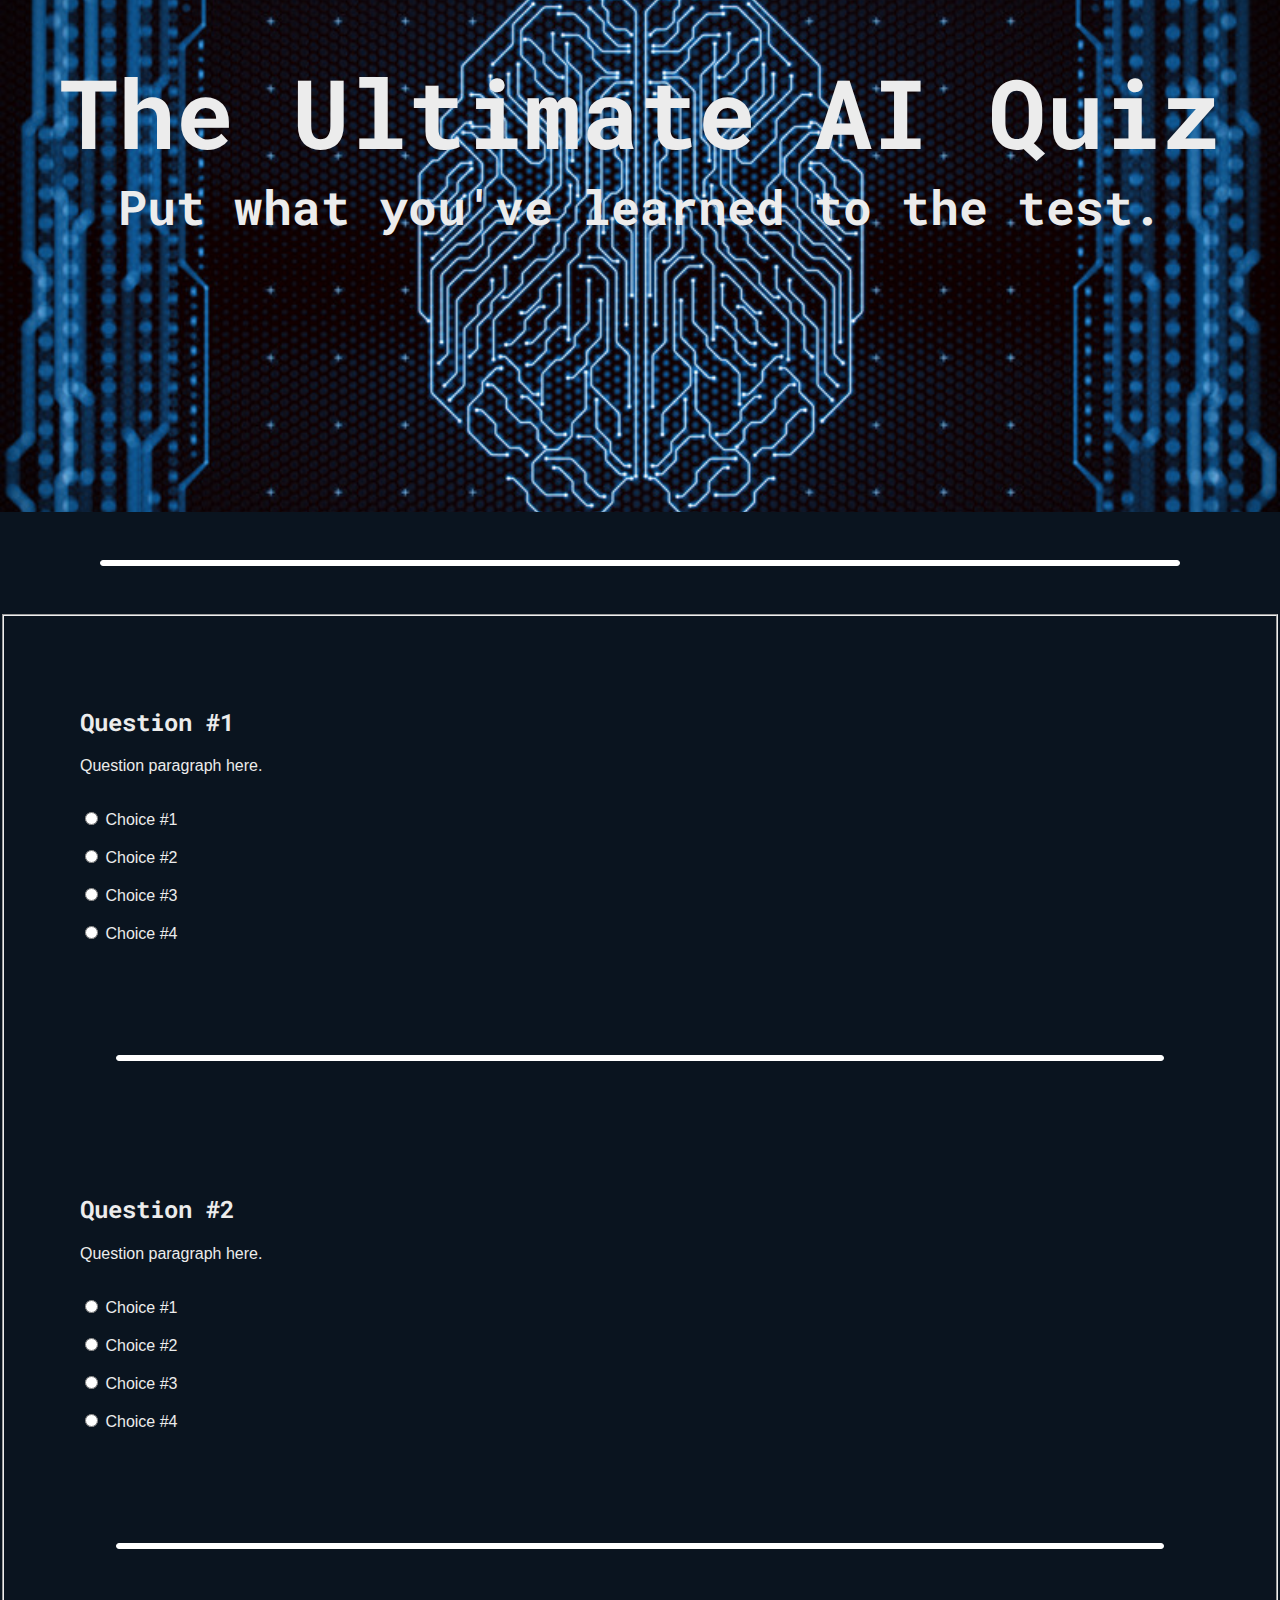
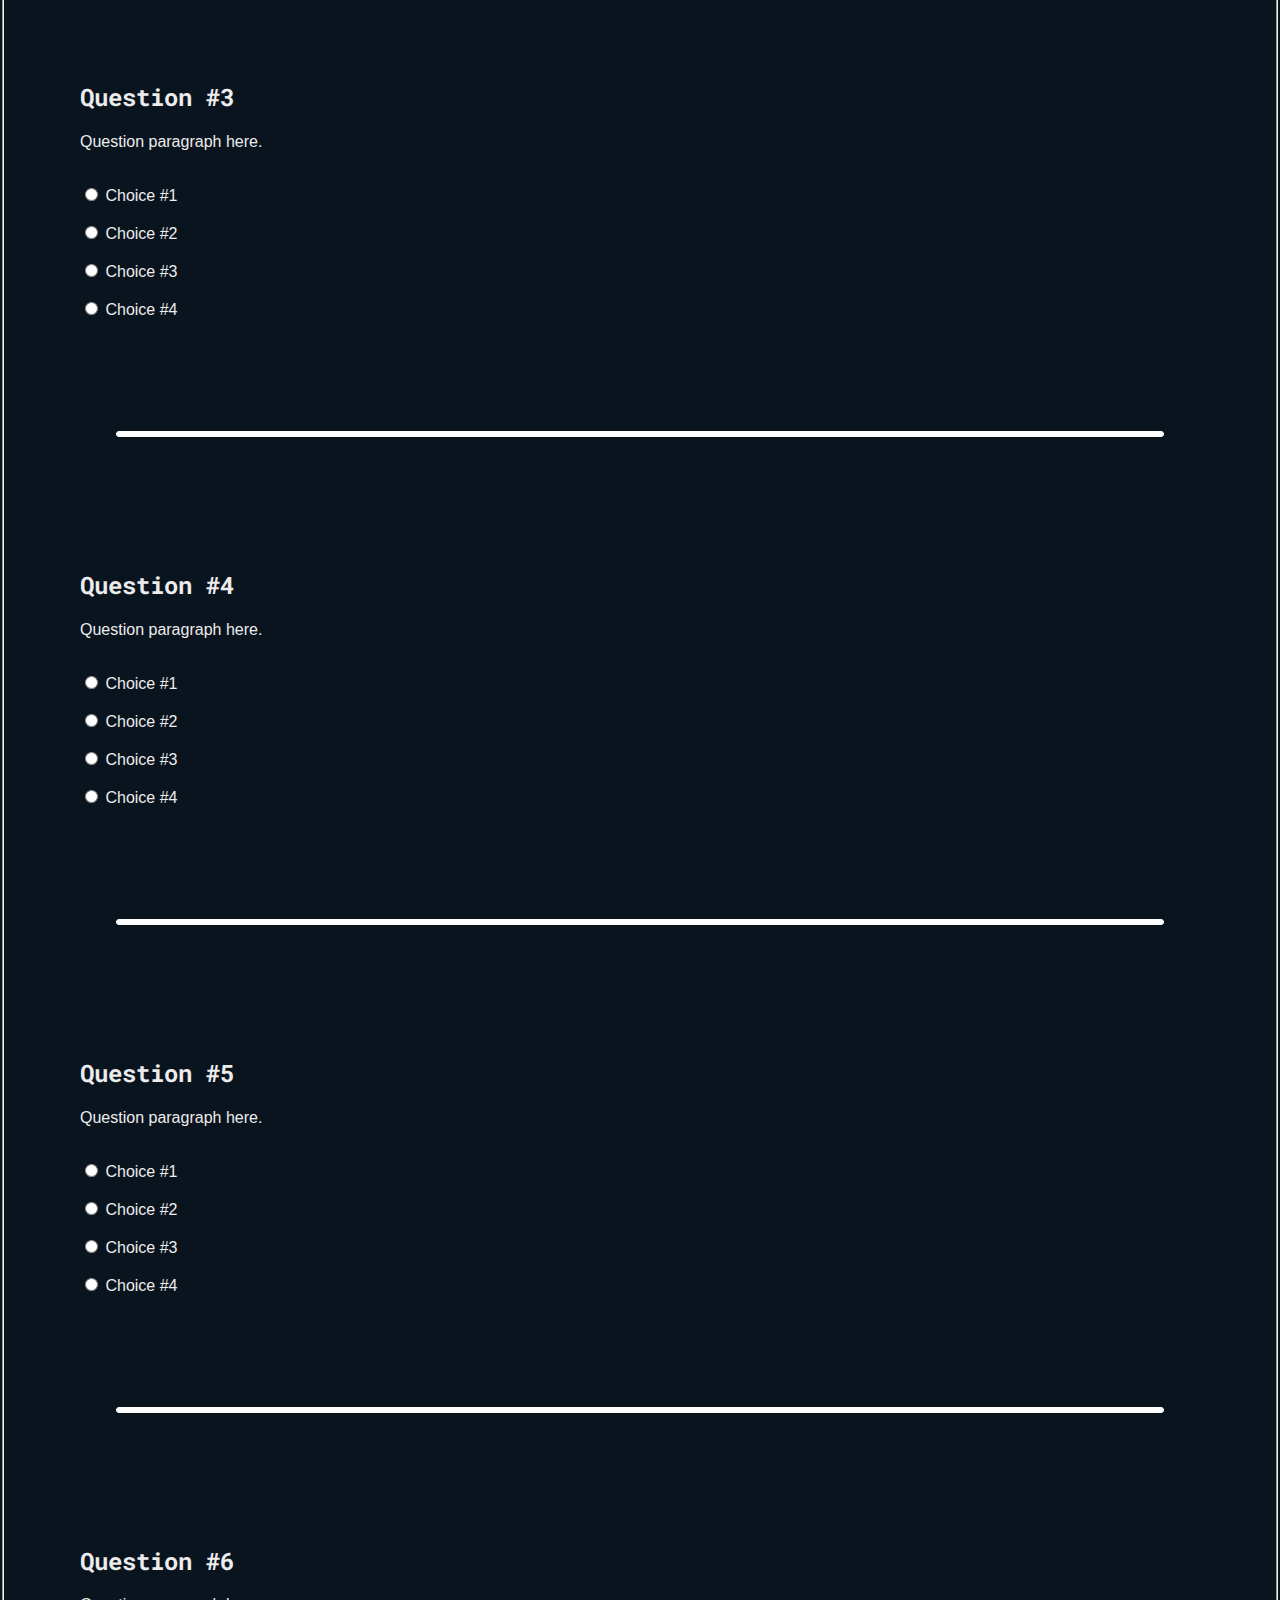
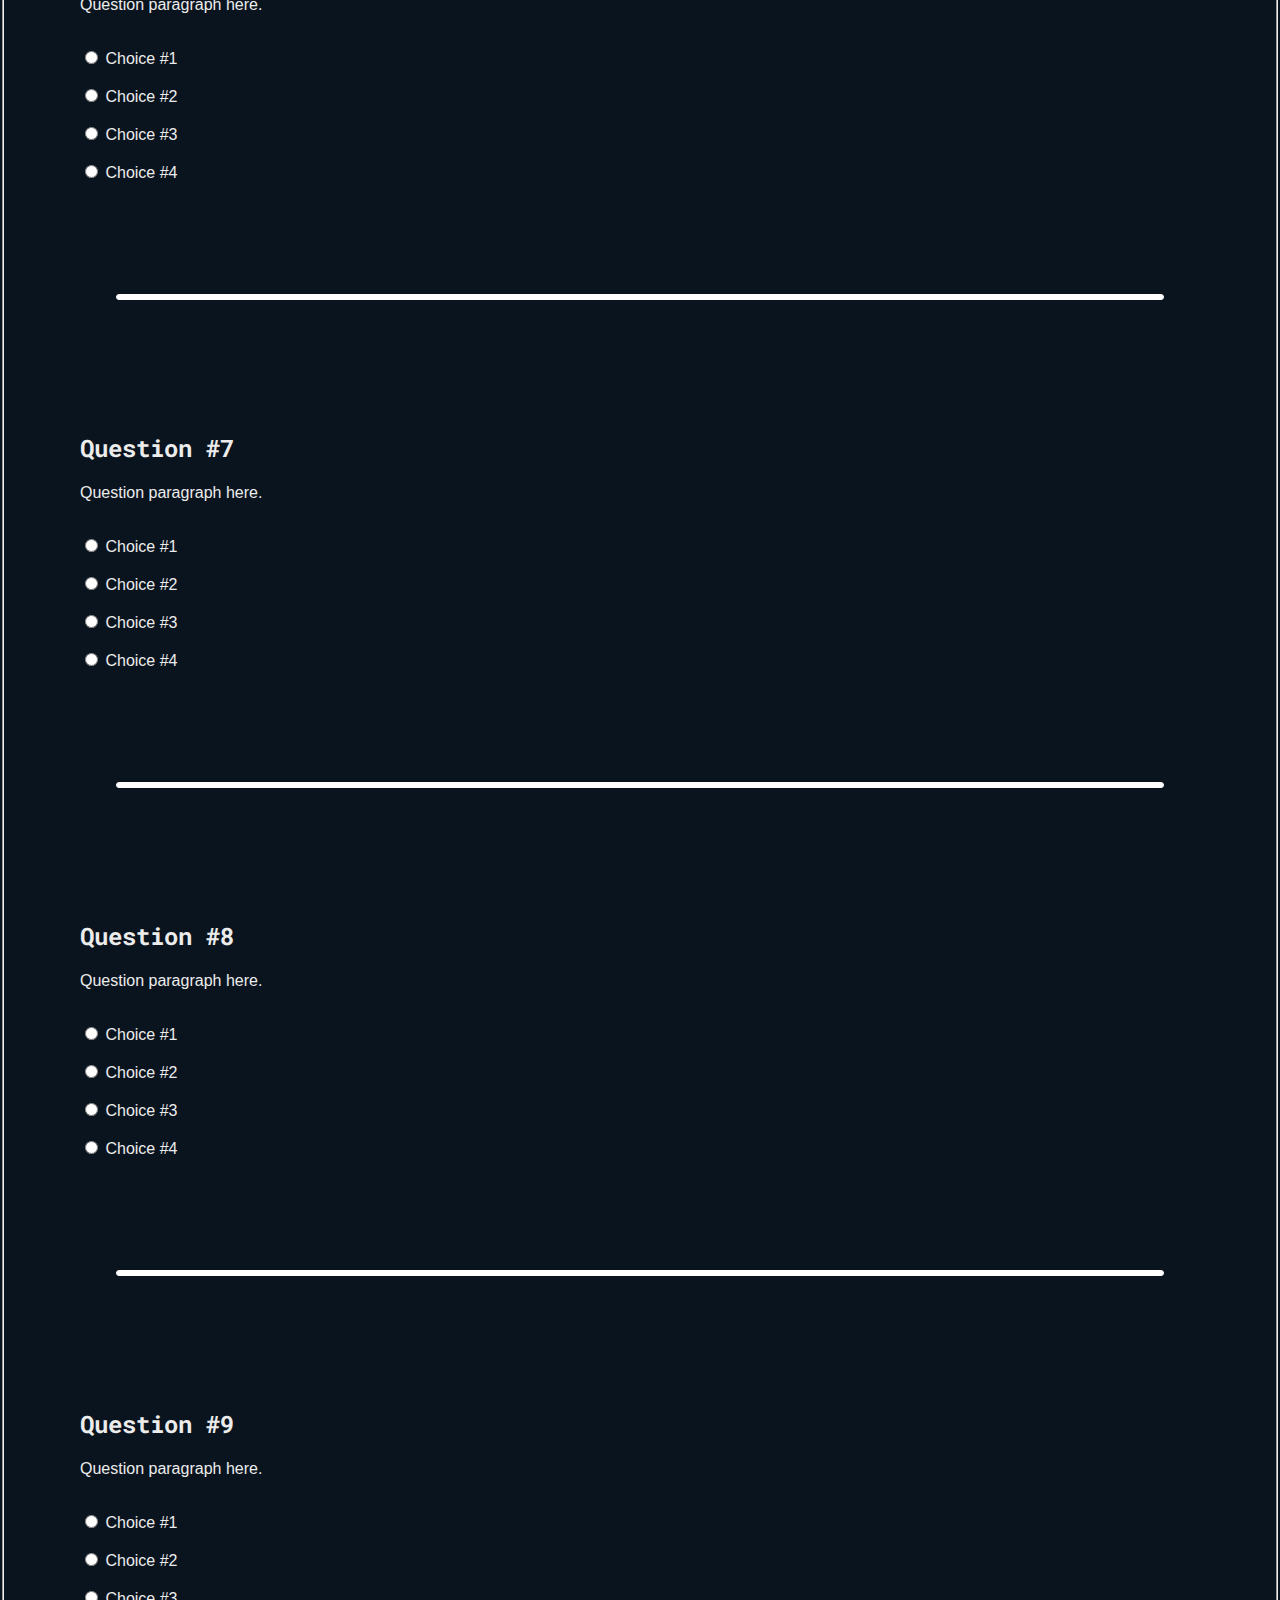
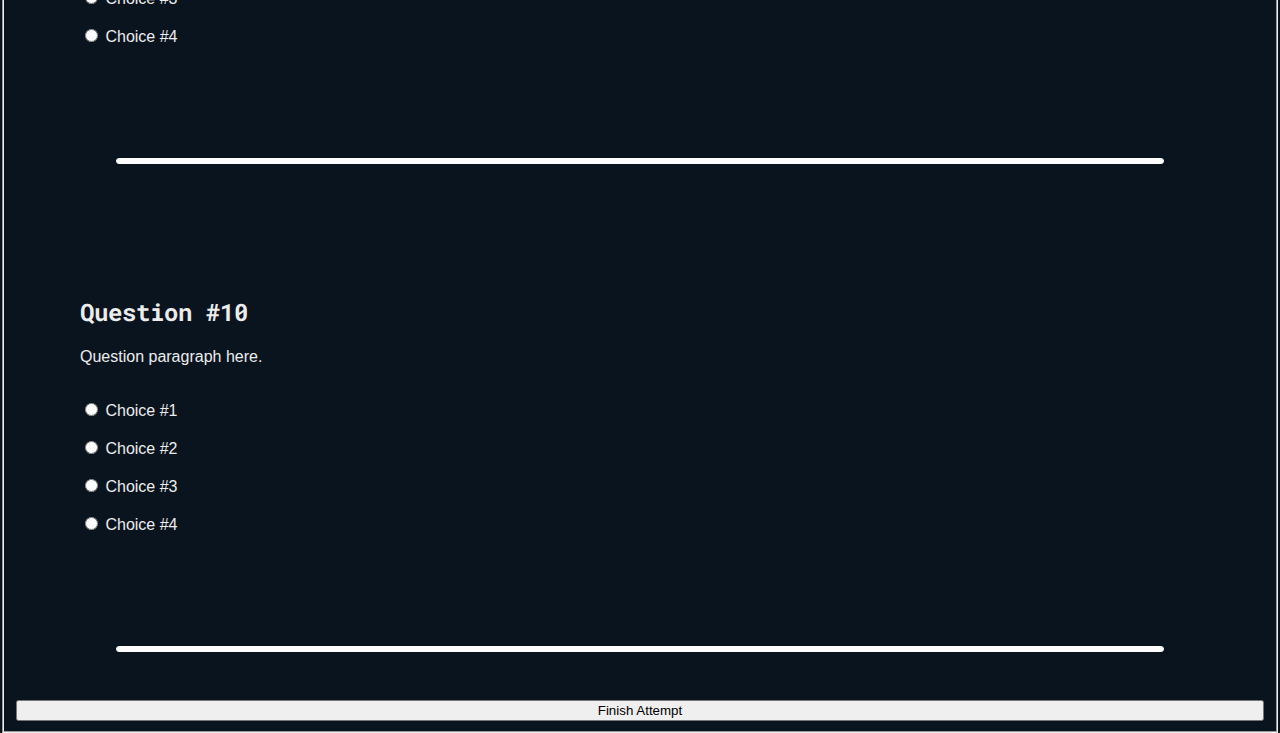
<file: htdocs/quiz.html>
<!DOCTYPE html>

<html lang="en">
    <head>
        <meta charset="UTF-8">

        <meta name="viewport" content="width=device-width, initial-scale=1.0">

        <meta name="author" content="Francesca Elyse L. Ramos">
        <meta name="description" content="A website about AI">
        <meta name="keywords" content="Artificial Intelligence, AI">
        <meta name="date" content="05/13/2021">
        <meta name="revised" content="05/13/2022">

        <link rel="icon" href="../images/icon.png">

        <link rel="stylesheet" href="../css/index.css">

        <title>AI Quiz</title>
    </head>

    <body>
            <!--
            Page Header
            - PC or large tablet: Text aligned to the center
            - Any other device: Text aligned to the left
            -->
            <header id="page-header">
                <h1>The Ultimate AI Quiz</h1>
                <h2>Put what you've learned to the test.</h2>
            </header>


            <hr class="transition">


            <form id="quiz" onsubmit="return myFunction()">
                <fieldset form="quiz">

                    <section class="content" id="section-1">
                        <article>
                            <h2>Question #1</h2>
                            <p>Question paragraph here.</p></br>

                            <input type="radio" id="choice1" name="choice" value="Choice #1">
                            <label for="choice1">Choice #1</label></br></br>

                            <input type="radio" id="choice2" name="choice" value="Choice #2">
                            <label for="choice2">Choice #2</label></br></br>

                            <input type="radio" id="choice3" name="choice" value="Choice #3">
                            <label for="choice3">Choice #3</label></br></br>

                            <input type="radio" id="choice4" name="choice" value="Choice #4">
                            <label for="choice4">Choice #4</label>
                        </article>
                    </section>

                    <hr class="transition">

                    <section class="content" id="section-2">
                        <article>
                            <h2>Question #2</h2>
                            <p>Question paragraph here.</p></br>

                            <input type="radio" id="choice1" name="choice" value="Choice #1">
                            <label for="choice1">Choice #1</label></br></br>

                            <input type="radio" id="choice2" name="choice" value="Choice #2">
                            <label for="choice2">Choice #2</label></br></br>

                            <input type="radio" id="choice3" name="choice" value="Choice #3">
                            <label for="choice3">Choice #3</label></br></br>

                            <input type="radio" id="choice4" name="choice" value="Choice #4">
                            <label for="choice4">Choice #4</label>
                        </article>
                    </section>

                    <hr class="transition">

                    <section class="content" id="section-3">
                        <article>
                            <h2>Question #3</h2>
                            <p>Question paragraph here.</p></br>

                            <input type="radio" id="choice1" name="choice" value="Choice #1">
                            <label for="choice1">Choice #1</label></br></br>

                            <input type="radio" id="choice2" name="choice" value="Choice #2">
                            <label for="choice2">Choice #2</label></br></br>

                            <input type="radio" id="choice3" name="choice" value="Choice #3">
                            <label for="choice3">Choice #3</label></br></br>

                            <input type="radio" id="choice4" name="choice" value="Choice #4">
                            <label for="choice4">Choice #4</label>
                        </article>
                    </section>

                    <hr class="transition">

                    <section class="content" id="section-4">
                        <article>
                            <h2>Question #4</h2>
                            <p>Question paragraph here.</p></br>

                            <input type="radio" id="choice1" name="choice" value="Choice #1">
                            <label for="choice1">Choice #1</label></br></br>

                            <input type="radio" id="choice2" name="choice" value="Choice #2">
                            <label for="choice2">Choice #2</label></br></br>

                            <input type="radio" id="choice3" name="choice" value="Choice #3">
                            <label for="choice3">Choice #3</label></br></br>

                            <input type="radio" id="choice4" name="choice" value="Choice #4">
                            <label for="choice4">Choice #4</label>
                        </article>
                    </section>

                    <hr class="transition">

                    <section class="content" id="section-5">
                        <article>
                            <h2>Question #5</h2>
                            <p>Question paragraph here.</p></br>

                            <input type="radio" id="choice1" name="choice" value="Choice #1">
                            <label for="choice1">Choice #1</label></br></br>

                            <input type="radio" id="choice2" name="choice" value="Choice #2">
                            <label for="choice2">Choice #2</label></br></br>

                            <input type="radio" id="choice3" name="choice" value="Choice #3">
                            <label for="choice3">Choice #3</label></br></br>

                            <input type="radio" id="choice4" name="choice" value="Choice #4">
                            <label for="choice4">Choice #4</label>
                        </article>
                    </section>

                    <hr class="transition">

                    <section class="content" id="section-6">
                        <article>
                            <h2>Question #6</h2>
                            <p>Question paragraph here.</p></br>

                            <input type="radio" id="choice1" name="choice" value="Choice #1">
                            <label for="choice1">Choice #1</label></br></br>

                            <input type="radio" id="choice2" name="choice" value="Choice #2">
                            <label for="choice2">Choice #2</label></br></br>

                            <input type="radio" id="choice3" name="choice" value="Choice #3">
                            <label for="choice3">Choice #3</label></br></br>

                            <input type="radio" id="choice4" name="choice" value="Choice #4">
                            <label for="choice4">Choice #4</label>
                        </article>
                    </section>

                    <hr class="transition">

                    <section class="content" id="section-7">
                        <article>
                            <h2>Question #7</h2>
                            <p>Question paragraph here.</p></br>

                            <input type="radio" id="choice1" name="choice" value="Choice #1">
                            <label for="choice1">Choice #1</label></br></br>

                            <input type="radio" id="choice2" name="choice" value="Choice #2">
                            <label for="choice2">Choice #2</label></br></br>

                            <input type="radio" id="choice3" name="choice" value="Choice #3">
                            <label for="choice3">Choice #3</label></br></br>

                            <input type="radio" id="choice4" name="choice" value="Choice #4">
                            <label for="choice4">Choice #4</label>
                        </article>
                    </section>

                    <hr class="transition">

                    <section class="content" id="section-8">
                        <article>
                            <h2>Question #8</h2>
                            <p>Question paragraph here.</p></br>

                            <input type="radio" id="choice1" name="choice" value="Choice #1">
                            <label for="choice1">Choice #1</label></br></br>

                            <input type="radio" id="choice2" name="choice" value="Choice #2">
                            <label for="choice2">Choice #2</label></br></br>

                            <input type="radio" id="choice3" name="choice" value="Choice #3">
                            <label for="choice3">Choice #3</label></br></br>

                            <input type="radio" id="choice4" name="choice" value="Choice #4">
                            <label for="choice4">Choice #4</label>
                        </article>
                    </section>

                    <hr class="transition">

                    <section class="content" id="section-9">
                        <article>
                            <h2>Question #9</h2>
                            <p>Question paragraph here.</p></br>

                            <input type="radio" id="choice1" name="choice" value="Choice #1">
                            <label for="choice1">Choice #1</label></br></br>

                            <input type="radio" id="choice2" name="choice" value="Choice #2">
                            <label for="choice2">Choice #2</label></br></br>

                            <input type="radio" id="choice3" name="choice" value="Choice #3">
                            <label for="choice3">Choice #3</label></br></br>

                            <input type="radio" id="choice4" name="choice" value="Choice #4">
                            <label for="choice4">Choice #4</label>
                        </article>
                    </section>

                    <hr class="transition">

                    <section class="content" id="section-10">
                        <article>
                            <h2>Question #10</h2>
                            <p>Question paragraph here.</p></br>

                            <input type="radio" id="choice1" name="choice" value="Choice #1">
                            <label for="choice1">Choice #1</label></br></br>

                            <input type="radio" id="choice2" name="choice" value="Choice #2">
                            <label for="choice2">Choice #2</label></br></br>

                            <input type="radio" id="choice3" name="choice" value="Choice #3">
                            <label for="choice3">Choice #3</label></br></br>

                            <input type="radio" id="choice4" name="choice" value="Choice #4">
                            <label for="choice4">Choice #4</label>
                        </article>
                    </section>

                    <hr class="transition">

                    <input type="submit" value="Finish Attempt" class="navbar-item">
                </fieldset>
            </form>
    </body>

</html>
</file>
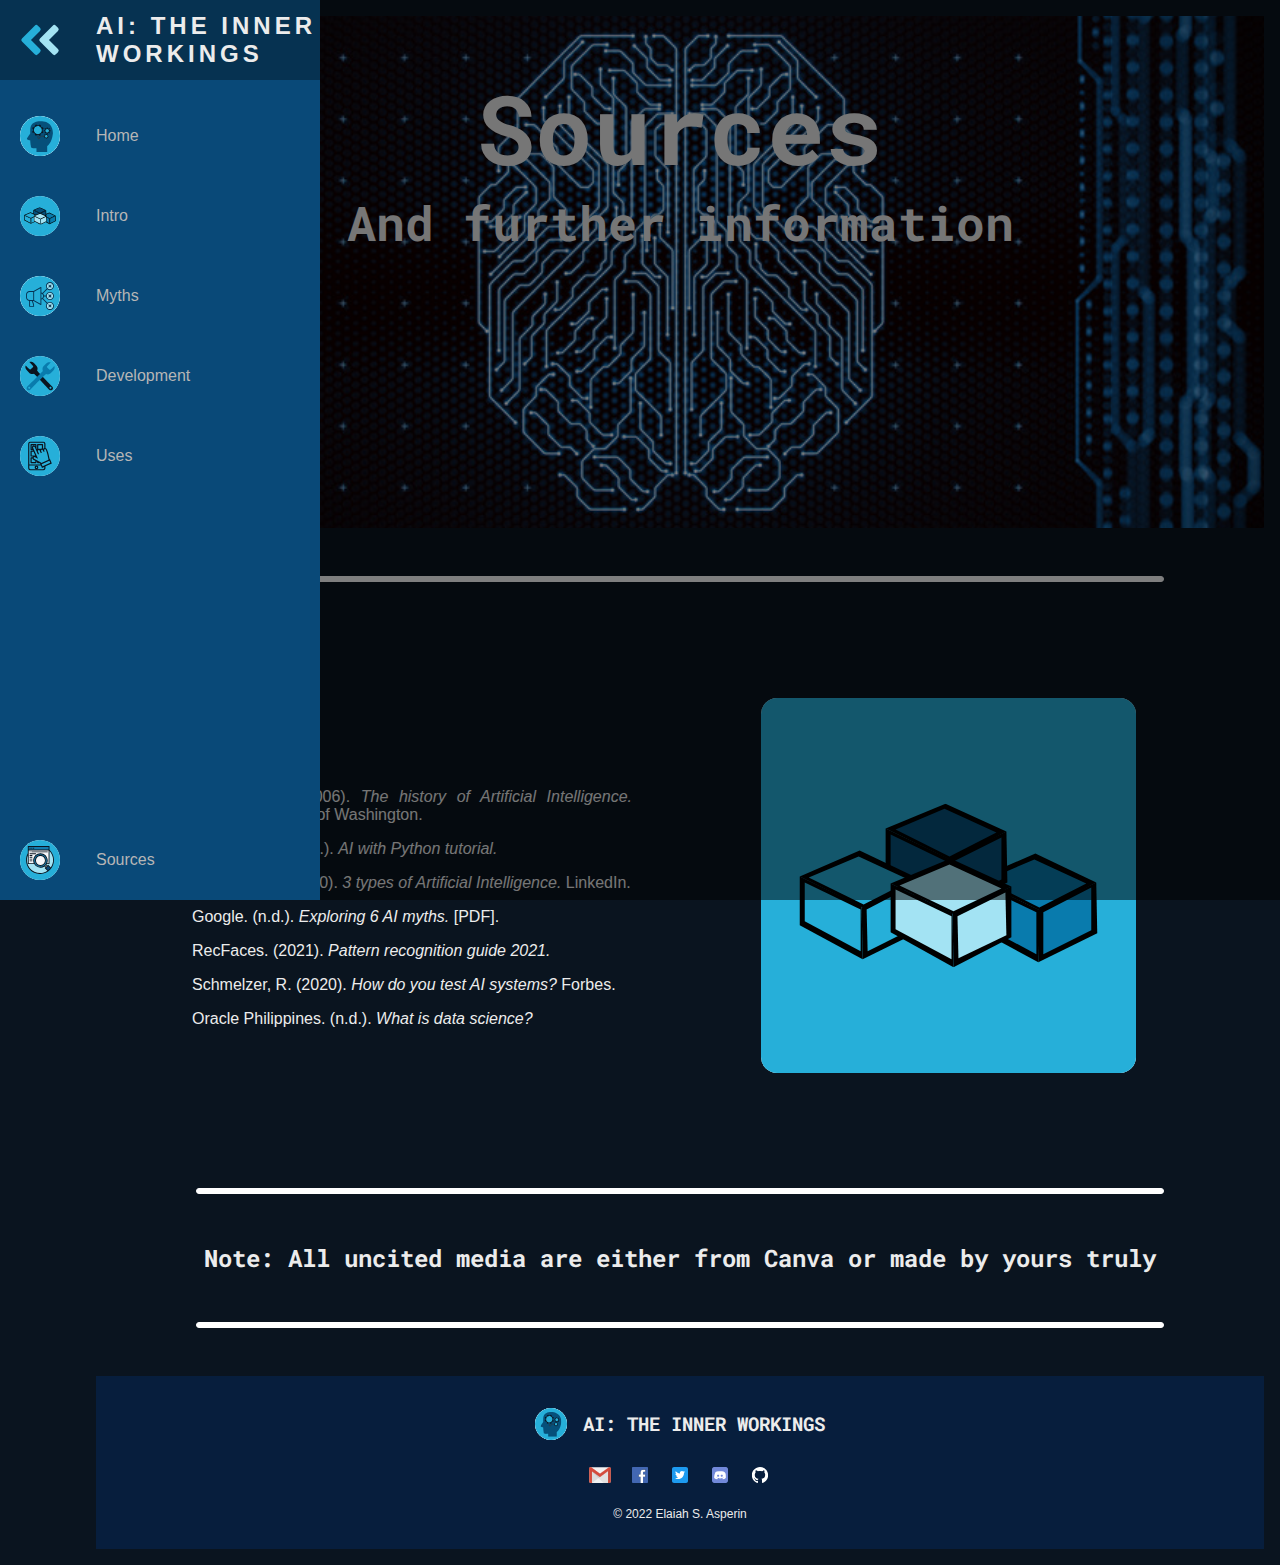
<file: htdocs/sources.html>
<!DOCTYPE html>

<html lang="en">
    <head>
        <meta charset="UTF-8">

        <meta name="viewport" content="width=device-width, initial-scale=1.0">

        <meta name="author" content="Elaiah S. Asperin">
        <meta name="description" content="A website about AI">
        <meta name="keywords" content="Artificial Intelligence, AI">
        <meta name="date" content="28/12/2021">
        <meta name="revised" content="20/04/2022">

        <link rel="icon" href="../images/icon.png">

        <link rel="stylesheet" href="../css/index.css">

        <title>Sources</title>
    </head>



    <body>
        <!--
        Skip To Content Button
        - Allows keyboard navigators to skip directly to the content
        -->
        <a id="skip" href="#section-1">Skip To Content</a>

        <!--
        Navigation Bar
        - PC or large tablet: Fixed to the left and expands when hovered
        - Any other device: Fixed to the bottom
        -->
        <nav id="navbar">
            <ul>
                <li id="navbar-icon">
                    <img src="../images/navbar/1-expand.svg">
                    <span class="navbar-link-text">AI: The Inner Workings</span>
                </li>
                
                <li class="navbar-item">
                    <a href="home.html">                       
                        <img src="../images/navbar/2-home.svg">
                        <span class="navbar-link-text">Home</span>
                    </a>
                </li>
                
                <li class="navbar-item">
                    <a href="intro.html">
                        <img src="../images/navbar/3-intro.svg">
                        <span class="navbar-link-text">Intro</span>
                    </a>
                </li>

                <li class="navbar-item">
                    <a href="myths.html">
                        <img src="../images/navbar/4-myths.svg">
                        <span class="navbar-link-text">Myths</span>
                    </a>
                </li>

                <li class="navbar-item">
                    <a href="development.html">
                        <img src="../images/navbar/5-development.svg">
                        <span class="navbar-link-text">Development</span>
                    </a>
                </li>

                <li class="navbar-item">
                    <a href="uses.html">
                        <img src="../images/navbar/6-uses.svg">
                        <span class="navbar-link-text">Uses</span>
                    </a>
                </li>

                <li class="navbar-item">
                    <a href="#top">
                        <img src="../images/navbar/7-sources.svg">
                        <span class="navbar-link-text">Sources</span>
                    </a>
                </li>
            </ul>
        </nav>

        <!-- Creates a translucent black pane over the rest of the site when
        the navigation bar expands -->
        <div></div>



        <main>
            <!--
            Page Header
            - PC or large tablet: Text aligned to the center
            - Any other device: Text aligned to the left
            -->
            <header id="page-header">
                <h1>Sources</h1>
                <h2>And further information</h2>
            </header>



            <hr class="transition">



            <section id="section-1" class="content" tabindex="0">
                <article style="padding: 3rem">
                    <h3>References</h3>
                    <p>

Smith, et al. (2006).
<a href="https://courses.cs.washington.edu/courses/csep590/06au/projects/history-ai.pdf">
    <i>The history of Artificial Intelligence.</i>
</a>
[PDF]. University of Washington.

                    </p>
                    <p>

Tutorialspoint (n.d.).
<a href="https://www.tutorialspoint.com/artificial_intelligence_with_python/index.htm">
    <i>AI with Python tutorial.</i>
</a>

                    </p>            
                    <p>

Holovatyi, D. (2020).
<a href="https://www.linkedin.com/pulse/3-types-artificial-intelligence-denys-holovatyi">
    <i>3 types of Artificial Intelligence.</i>
</a>
LinkedIn.

                    </p>
                    <p>

Google. (n.d.).
<a href="https://ai.google/static/documents/exploring-6-myths.pdf">
    <i>Exploring 6 AI myths.</i>
</a>
[PDF].

                    </p>
                    <p>

RecFaces. (2021).
<a href="https://recfaces.com/articles/pattern-regognition">
    <i>Pattern recognition guide 2021.</i>
</a>

                    </p>
                    <p>

Schmelzer, R. (2020).
<a href="https://www.forbes.com/sites/cognitiveworld/2020/01/03/how-do-you-test-ai-systems/?sh=7f74e0b9afd5">
    <i>How do you test AI systems?</i>
</a> Forbes.

                    </p>
                    <p>

Oracle Philippines. (n.d.).
<a href="https://www.oracle.com/ph/data-science/what-is-data-science/">
    <i>What is data science?</i>
</a>

                    </p>
                </article>
                
                <figure><img src="../images/navbar/3-intro.svg"></figure>
            </section>



            <hr class="transition">



            <h2 style="text-align: center" tabindex="0">
                Note: All uncited media are either from Canva or made by yours
                truly
            </h2>



            <hr class="transition">



            <!--
            Page Footer
            - Small to large screens: Displays normally
            - Extremely small screens: Logo is removed
            -->
            <footer id="page-footer">
                <a href="#top">
                    <img src="../images/navbar/2-home.svg">
                    <h3>AI: THE INNER WORKINGS</h3>
                </a>

                <section>
                    <a href="mailto:esasperin@gmail.com"></a>
                    <a href="https://www.facebook.com/MedsPogi/"></a>
                    <a href="https://twitter.com/MedsPogi"></a>
                    <a href="https://discordapp.com/users/758129651481706498"></a>
                    <a href="https://github.com/MedsPogi"></a>
                </section>

                <p>&copy; 2022 Elaiah S. Asperin</p>
            </footer>
        </main>
    </body>
</html>
</file>
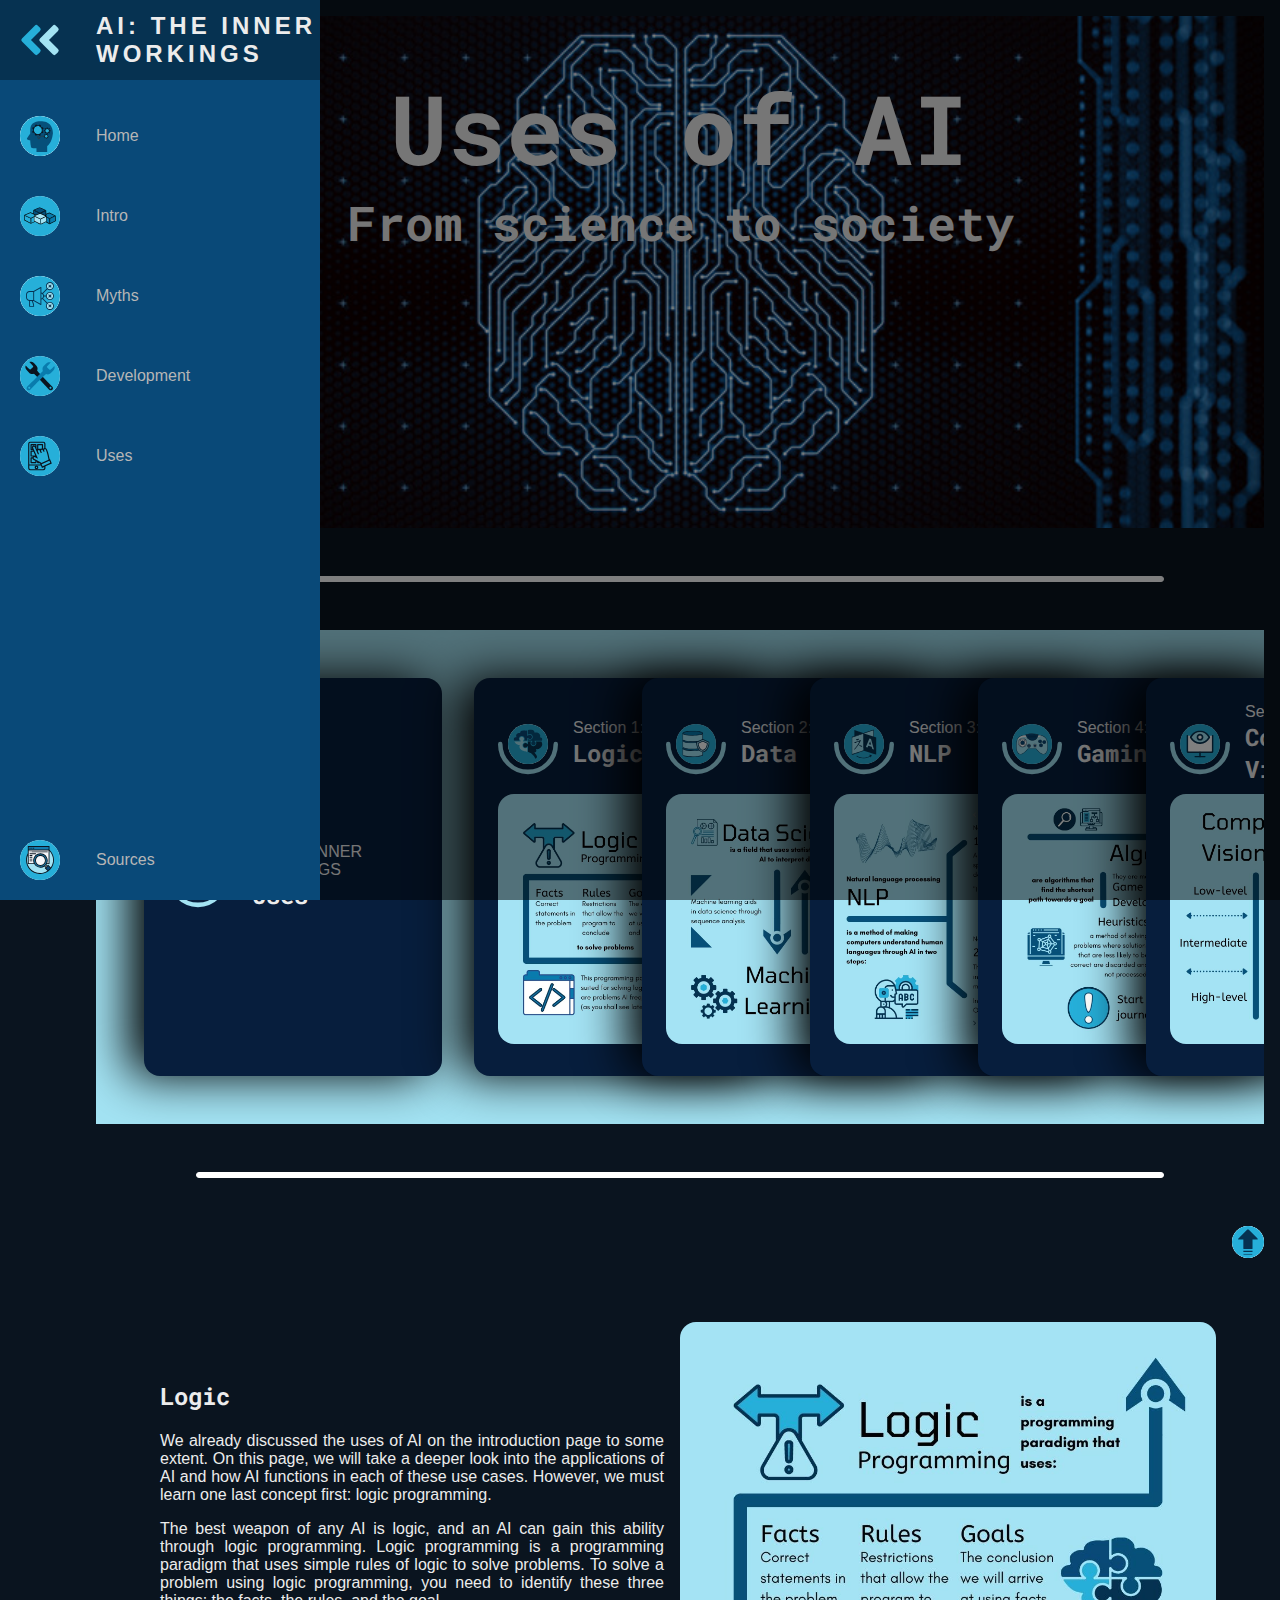
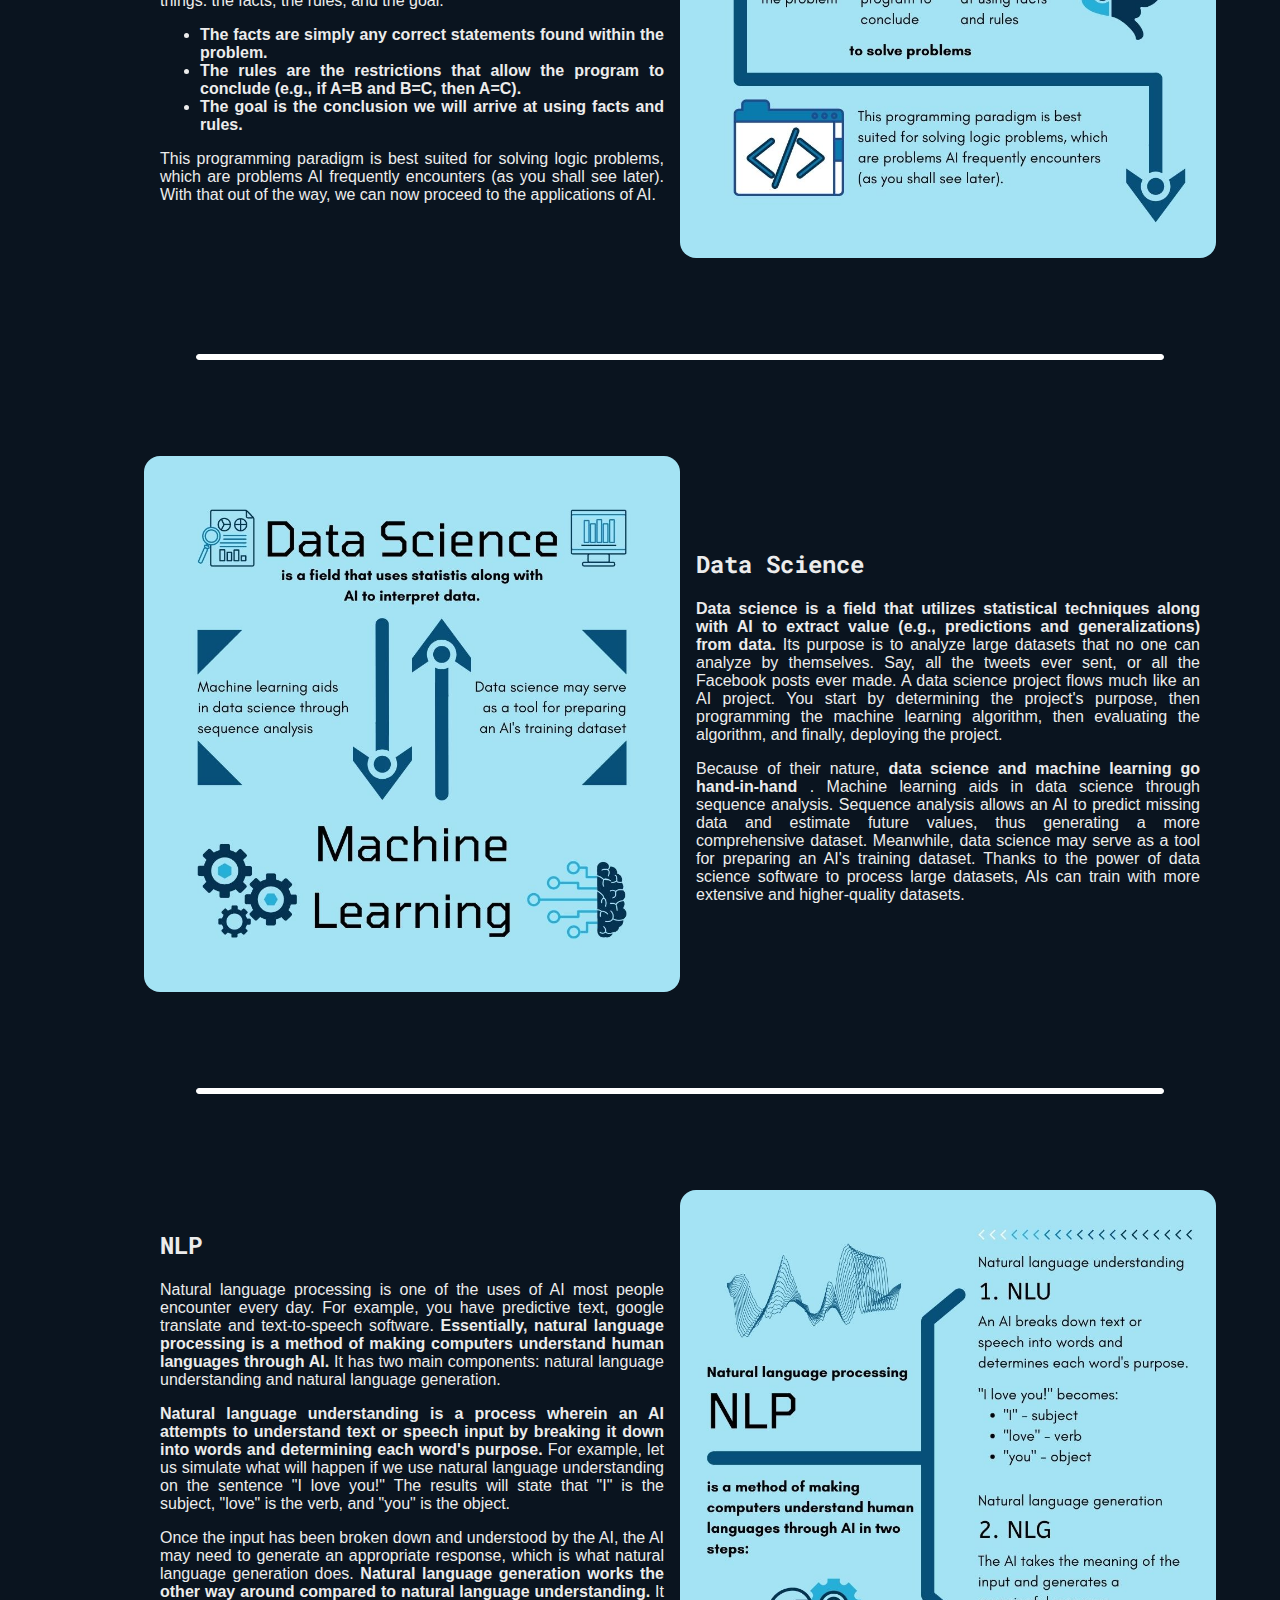
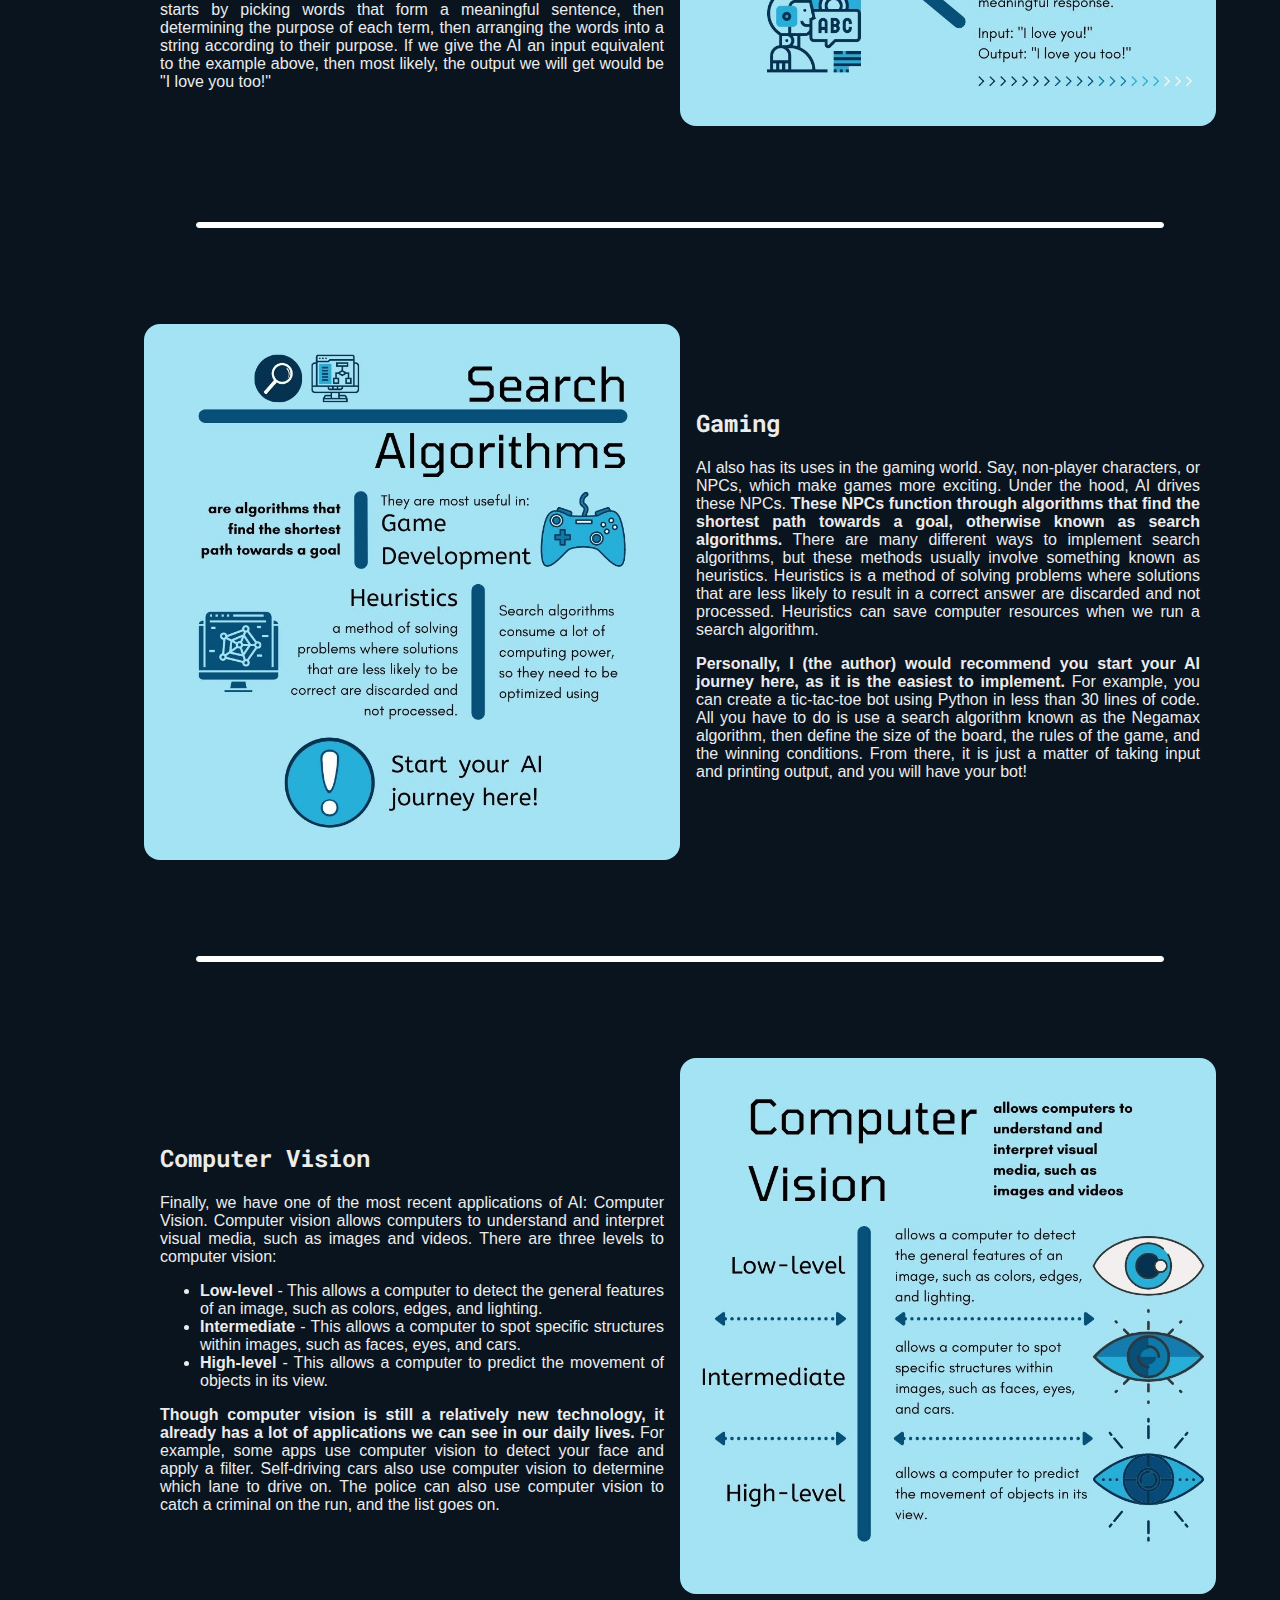
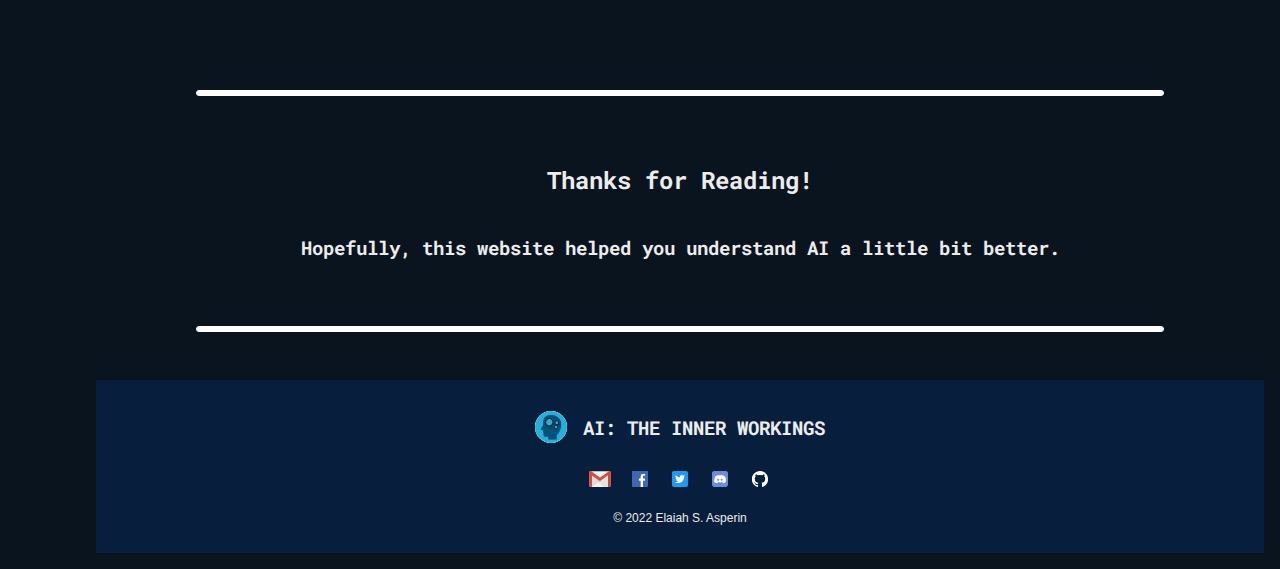
<file: htdocs/uses.html>
<!DOCTYPE html>

<html lang="en">
    <head>
        <meta charset="UTF-8">

        <meta name="viewport" content="width=device-width, initial-scale=1.0">

        <meta name="author" content="Elaiah S. Asperin">
        <meta name="description" content="A website about AI">
        <meta name="keywords" content="Artificial Intelligence, AI">
        <meta name="date" content="28/12/2021">
        <meta name="revised" content="20/04/2022">

        <link rel="icon" href="../images/icon.png">

        <link rel="stylesheet" href="../css/index.css">

        <title>Uses of AI</title>
    </head>



    <body>
        <!--
        Skip To Content Button
        - Allows keyboard navigators to skip directly to the content
        -->
        <a id="skip" href="#section-1">Skip To Content</a>

        <!--
        Navigation Bar
        - PC or large tablet: Fixed to the left and expands when hovered
        - Any other device: Fixed to the bottom
        -->
        <nav id="navbar">
            <ul>
                <li id="navbar-icon">
                    <img src="../images/navbar/1-expand.svg">
                    <span class="navbar-link-text">AI: The Inner Workings</span>
                </li>
                
                <li class="navbar-item">
                    <a href="home.html">                       
                        <img src="../images/navbar/2-home.svg">
                        <span class="navbar-link-text">Home</span>
                    </a>
                </li>
                
                <li class="navbar-item">
                    <a href="intro.html">
                        <img src="../images/navbar/3-intro.svg">
                        <span class="navbar-link-text">Intro</span>
                    </a>
                </li>

                <li class="navbar-item">
                    <a href="myths.html">
                        <img src="../images/navbar/4-myths.svg">
                        <span class="navbar-link-text">Myths</span>
                    </a>
                </li>

                <li class="navbar-item">
                    <a href="development.html">
                        <img src="../images/navbar/5-development.svg">
                        <span class="navbar-link-text">Development</span>
                    </a>
                </li>

                <li class="navbar-item">
                    <a href="#top">
                        <img src="../images/navbar/6-uses.svg">
                        <span class="navbar-link-text">Uses</span>
                    </a>
                </li>

                <li class="navbar-item">
                    <a href="sources.html">
                        <img src="../images/navbar/7-sources.svg">
                        <span class="navbar-link-text">Sources</span>
                    </a>
                </li>
            </ul>
        </nav>

        <!-- Creates a translucent black pane over the rest of the site when
        the navigation bar expands -->
        <div></div>



        <main>
            <!--
            Page Header
            - PC or large tablet: Text aligned to the center
            - Any other device: Text aligned to the left
            -->
            <header id="page-header">
                <h1>Uses of AI</h1>
                <h2>From science to society</h2>
            </header>



            <hr class="transition">



            <!-- Navigation Cards -->
            <section id="cards">
                <header class="card">
                    <img src="../images/navbar/6-uses.svg">
                    <svg viewBox="0 0 106 57">
                        <path d="M102 4c0 27.1-21.9 49-49 49S4 31.1 4 4"></path>
                    </svg>

                    <div>
                        <p>AI: THE INNER WORKINGS</p>
                        <h2>Uses</h2>
                    </div>
                </header>

                <a class="card" href="#section-1">
                    <header class="card-header">
                        <img src="../images/uses/icon1.svg">
                        <svg viewBox="0 0 106 57">
                            <path d="M102 4c0 27.1-21.9 49-49 49S4 31.1 4 4"></path>
                        </svg>

                        <div>
                            <p>Section 1:</p>
                            <h2>Logic</h2>
                        </div>
                    </header>

                    <figure><img src="../images/uses/image1.jpg"></figure>
                </a>

                <a class="card" href="#section-2">
                    <header class="card-header">
                        <img src="../images/uses/icon2.svg">
                        <svg viewBox="0 0 106 57">
                            <path d="M102 4c0 27.1-21.9 49-49 49S4 31.1 4 4"></path>
                        </svg>

                        <div>
                            <p>Section 2:</p>
                            <h2>Data Science</h2>
                        </div>
                    </header>

                    <figure><img src="../images/uses/image2.jpg"></figure>
                </a>

                <a class="card" href="#section-3">
                    <header class="card-header">
                        <img src="../images/uses/icon3.svg">
                        <svg viewBox="0 0 106 57">
                            <path d="M102 4c0 27.1-21.9 49-49 49S4 31.1 4 4"></path>
                        </svg>

                        <div>
                            <p>Section 3:</p>
                            <h2>NLP</h2>
                        </div>
                    </header>

                    <figure><img src="../images/uses/image3.jpg"></figure>
                </a>

                <a class="card" href="#section-4">
                    <header class="card-header">
                        <img src="../images/uses/icon4.svg">
                        <svg viewBox="0 0 106 57">
                            <path d="M102 4c0 27.1-21.9 49-49 49S4 31.1 4 4"></path>
                        </svg>

                        <div>
                            <p>Section 4:</p>
                            <h2>Gaming</h2>
                        </div>
                    </header>

                    <figure><img src="../images/uses/image4.jpg"></figure>
                </a>

                <a class="card" href="#section-5">
                    <header class="card-header">
                        <img src="../images/uses/icon5.svg">
                        <svg viewBox="0 0 106 57">
                            <path d="M102 4c0 27.1-21.9 49-49 49S4 31.1 4 4"></path>
                        </svg>

                        <div>
                            <p>Section 5:</p>
                            <h2>Computer Vision</h2>
                        </div>
                    </header>

                    <figure><img src="../images/uses/image5.jpg"></figure>
                </a>
            </section>



            <hr class="transition">



            <a href="#cards" id="return">
                <img src="../images/return.svg">
            </a>



            <!-- Main contents of the site -->
            <section class="content" id="section-1" tabindex="0">
                <article>
                    <h2>Logic</h2>
                    <p>

We already discussed the uses of AI on the introduction page to some extent. On
this page, we will take a deeper look into the applications of AI and how AI
functions in each of these use cases. However, we must learn one last concept
first: logic programming.

                    </p>
                    <p>

The best weapon of any AI is logic, and an AI can gain this ability through
logic programming. Logic programming is a programming paradigm that uses simple
rules of logic to solve problems. To solve a problem using logic programming,
you need to identify these three things: the facts, the rules, and the goal.

                    </p>

<ul>
    <li>
        <b>
            The facts are simply any correct statements found within the
            problem.
        </b>
    </li>
    <li>
        <b>
            The rules are the restrictions that allow the program to conclude
            (e.g., if A=B and B=C, then A=C).
        </b>
    </li>
    <li>
        <b>
            The goal is the conclusion we will arrive at using facts and rules.
        </b>
    </li>
</ul>
                    <p>

This programming paradigm is best suited for solving logic problems, which are
problems AI frequently encounters (as you shall see later). With that out of
the way, we can now proceed to the applications of AI.
    
                    </p>
                </article>
                
                <figure><img src="../images/uses/image1.jpg"></figure>
            </section>



            <hr class="transition">



            <section class="content" id="section-2" tabindex="0">
                <figure><img src="../images/uses/image2.jpg"></figure>

                <article>
                    <h2>Data Science</h2>
                    <p>

<b>Data science is a field that utilizes statistical techniques along with AI
to extract value (e.g., predictions and generalizations) from data.</b> Its
purpose is to analyze large datasets that no one can analyze by themselves.
Say, all the tweets ever sent, or all the Facebook posts ever made. A data
science project flows much like an AI project. You start by determining the
project's purpose, then programming the machine learning algorithm, then
evaluating the algorithm, and finally, deploying the project.

                    </p>
                    <p>

Because of their nature, <b>data science and machine learning go hand-in-hand
</b>. Machine learning aids in data science through sequence analysis. Sequence
analysis allows an AI to predict missing data and estimate future values, thus
generating a more comprehensive dataset. Meanwhile, data science may serve as a
tool for preparing an AI's training dataset. Thanks to the power of data
science software to process large datasets, AIs can train with more extensive
and higher-quality datasets.

                    </p>
                </article>
            </section>



            <hr class="transition">



            <section class="content" id="section-3" tabindex="0">
                <article>
                    <h2>NLP</h2>
                    <p>

Natural language processing is one of the uses of AI most people encounter
every day. For example, you have predictive text, google translate and
text-to-speech software. <b>Essentially, natural language processing is a
method of making computers understand human languages through AI.</b> It has
two main components: natural language understanding and natural language
generation.

                    </p>
                    <p>

<b>Natural language understanding is a process wherein an AI attempts to
understand text or speech input by breaking it down into words and determining
each word's purpose.</b> For example, let us simulate what will happen if we
use natural language understanding on the sentence "I love you!" The results
will state that "I" is the subject, "love" is the verb, and "you" is the
object.

                    </p>
                    <p>

Once the input has been broken down and understood by the AI, the AI may need
to generate an appropriate response, which is what natural language generation
does. <b>Natural language generation works the other way around compared to
natural language understanding.</b> It starts by picking words that form a
meaningful sentence, then determining the purpose of each term, then arranging
the words into a string according to their purpose. If we give the AI an input
equivalent to the example above, then most likely, the output we will get would
be "I love you too!"

                    </p>
                </article>

                <figure><img src="../images/uses/image3.jpg"></figure>
            </section>



            <hr class="transition">



            <section class="content" id="section-4" tabindex="0">
                <figure><img src="../images/uses/image4.jpg"></figure>
                
                <article>
                    <h2>Gaming</h2>
                    <p>

AI also has its uses in the gaming world. Say, non-player characters, or NPCs,
which make games more exciting. Under the hood, AI drives these NPCs. <b>These
NPCs function through algorithms that find the shortest path towards a goal,
otherwise known as search algorithms.</b> There are many different ways to
implement search algorithms, but these methods usually involve something known
as heuristics. Heuristics is a method of solving problems where solutions that
are less likely to result in a correct answer are discarded and not processed.
Heuristics can save computer resources when we run a search algorithm.

                    </p>
                    <p>

<b>Personally, I (the author) would recommend you start your AI journey here,
as it is the easiest to implement.</b> For example, you can create a
tic-tac-toe bot using Python in less than 30 lines of code. All you have to do
is use a search algorithm known as the Negamax algorithm, then define the size
of the board, the rules of the game, and the winning conditions. From there, it
is just a matter of taking input and printing output, and you will have your
bot!

                    </p>
                </article>
            </section>



            <hr class="transition">



            <section class="content" id="section-5" tabindex="0">
                <article>
                    <h2>Computer Vision</h2>
                    <p>

Finally, we have one of the most recent applications of AI: Computer Vision.
Computer vision allows computers to understand and interpret visual media, such
as images and videos. There are three levels to computer vision:

                    </p>
<ul>
    <li>
        <b>Low-level</b> - This allows a computer to detect the general
        features of an image, such as colors, edges, and lighting.
    </li>
    <li>
        <b>Intermediate</b> - This allows a computer to spot specific
        structures within images, such as faces, eyes, and cars.
    </li>
    <li>
        <b>High-level</b> - This allows a computer to predict the movement of
        objects in its view.
    </li>
</ul>
                    <p>

<b>Though computer vision is still a relatively new technology, it already has
a lot of applications we can see in our daily lives.</b> For example, some apps
use computer vision to detect your face and apply a filter. Self-driving cars
also use computer vision to determine which lane to drive on. The police can
also use computer vision to catch a criminal on the run, and the list goes on.

                    </p>
                </article>

                <figure><img src="../images/uses/image5.jpg"></figure>
            </section>



            <hr class="transition">



            <!-- Wrap-up of the entire website -->
            <section id="website-wrap-up" tabindex="0">
               <h2>Thanks for Reading!</h2>
               <h3>Hopefully, this website helped you understand AI a little bit better.</h3>
            </section>



            <hr class="transition">
            


            <!--
            Page Footer
            - Small to large screens: Displays normally
            - Extremely small screens: Logo is removed
            -->
            <footer id="page-footer">
                <a href="#top">
                    <img src="../images/navbar/2-home.svg">
                    <h3>AI: THE INNER WORKINGS</h3>
                </a>

                <section>
                    <a href="mailto:esasperin@gmail.com"></a>
                    <a href="https://www.facebook.com/MedsPogi/"></a>
                    <a href="https://twitter.com/MedsPogi"></a>
                    <a href="https://discordapp.com/users/758129651481706498"></a>
                    <a href="https://github.com/MedsPogi"></a>
                </section>

                <p>&copy; 2022 Elaiah S. Asperin</p>
            </footer>
        </main>
    </body>
</html>
</file>
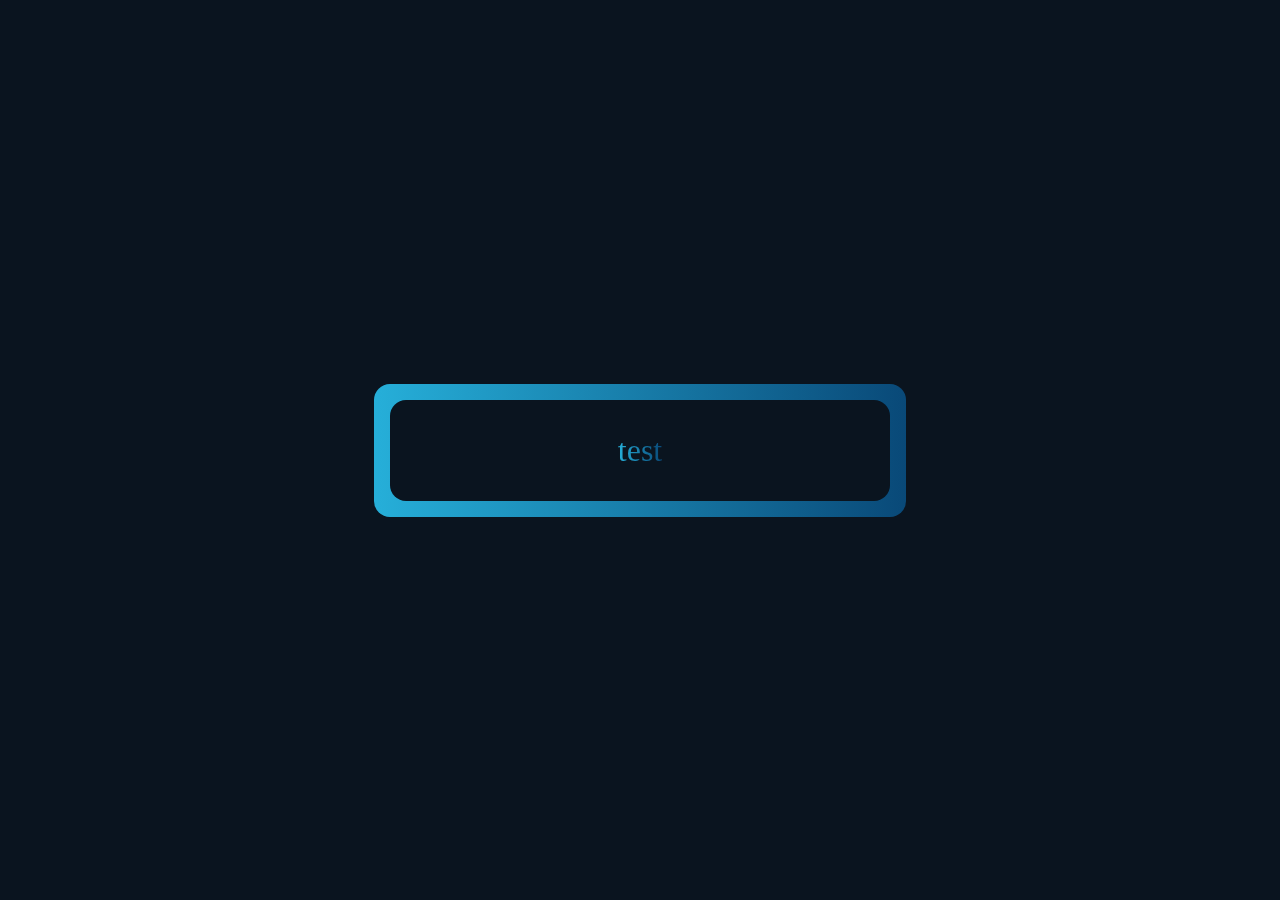
<file: htdocs/tests/fancy button.html>
<!DOCTYPE html>

<html lang="en">
    <head>
        <meta charset="UTF-8">

        <meta name="viewport" content="width=device-width, initial-scale=1.0">

        <meta name="author" content="Elaiah S. Asperin">
        <meta name="description" content="A website about AI">
        <meta name="keywords" content="Artificial Intelligence, AI">
        <meta name="date" content="12/28/2021">
        <meta name="revised" content="12/28/2021">

        <link rel="icon" href="../images/icon.png">

        <style>
            body {
                height: 100vh;
                margin: 0;
                display: grid;
                place-items: center;
                background-color: rgb(10, 20, 31);
            }

            .module-border-wrap {
                width: 500px;
                padding: 1rem;
                position: relative;
                background: linear-gradient(90deg, #26AFD9, #094978);
                padding: 1rem;
                border-radius: 1rem;
            }

            .module {
                background-color: rgb(10, 20, 31);
                color: white;
                padding: 2rem;
                border-radius: 1rem;
                display: flex;
                align-items: center;
                justify-content: center;
            }

            a {
                text-decoration: none;
                font-size: 32px;
                text-shadow: none;

                background: linear-gradient(90deg, #26AFD9, #094978);
                background-clip: text;

                -webkit-text-fill-color: transparent;
                -webkit-background-clip: text;
            }
        </style>

        <title>Testing Site</title>
    </head>

    <body>
        <div class="module-border-wrap">
            <div class="module">
                <a href="home.html">test</a>
            </div>
        </div>
    </body>
</html>
</file>
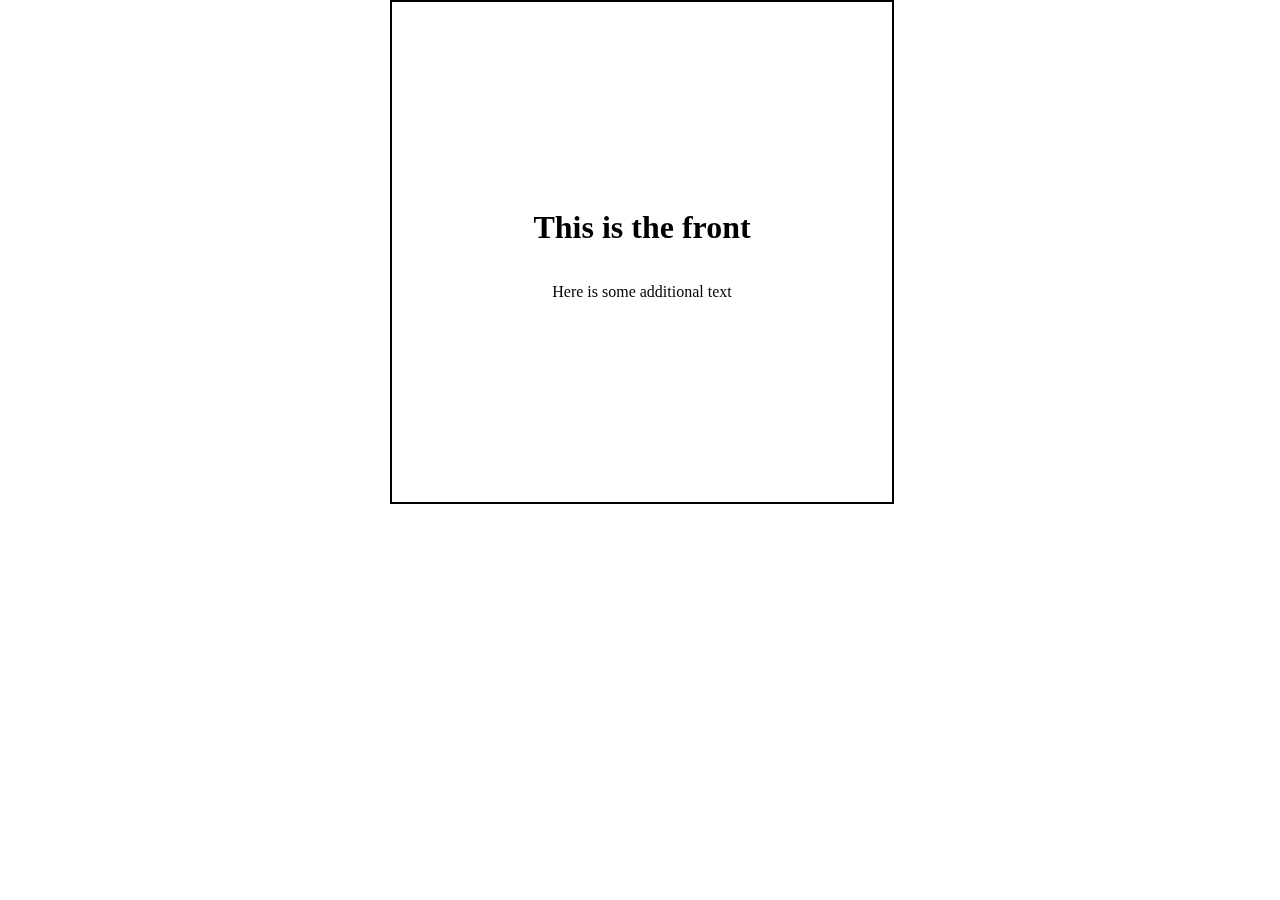
<file: htdocs/tests/flipping cards.html>
<!DOCTYPE html>

<html lang="en">
    <head>
        <meta charset="UTF-8">

        <meta name="viewport" content="width=device-width, initial-scale=1.0">

        <meta name="author" content="Elaiah S. Asperin">
        <meta name="description" content="A website about AI">
        <meta name="keywords" content="Artificial Intelligence, AI">
        <meta name="date" content="12/28/2021">
        <meta name="revised" content="12/28/2021">

        <link rel="icon" href="../images/icon.png">

        <style>
            body {
                margin: 0;
                width: 100%;
                height: 100%;
                display: flex;
                justify-content: space-around;
                align-items: center;
                flex-wrap: wrap;
            }

            div {
                width: 100%;
                height: 100%;
            }

            /* .container {
                width: 500px;
                height: 500px;
            } */

            .card {
                transition: transform 2s;
                transform-style: preserve-3d;
                cursor: pointer;

                width: 500px;
                height: 500px;
            }

            .front, .back {
                position: absolute;
                display: flex;
                flex-direction: column;
                justify-content: center;
                align-items: center;
                backface-visibility: hidden;
            }

            .front {
                border: 2px solid black;
                background: url("http://placehold.it/250x250");
            }

            .front:hover {
                bottom: 2px;
                left: 2px;
                box-shadow: 0px 0px 20px 1px #000;
            }

            .back {
                border: 2px solid black;
                background: url("http://placehold.it/100x100");
                transform: rotateY(180deg);
            }

            .back:hover {
                bottom: 2px;
                right: 2px;
                box-shadow: 0px 0px 20px 1px #000;
            }
        </style>

        <script>
            function flip(event){
                var element = event.currentTarget;
                if (element.className.search("myth") != -1) {
                    if(element.style.transform == "rotateY(180deg)") {
                        element.style.transform = "rotateY(0deg)";
                    }
                    else {
                        element.style.transform = "rotateY(180deg)";
                    }
                }
            };
        </script>

        <title>Testing Site</title>
    </head>

    <body>
        <div class="myth card" onclick="flip(event)">
            <div class="front">
                <h1>This is the front</h1>
                <p> Here is some additional text</p>
            </div>
            <div class="back">
                <h1>This is the back</h1>
            </div>
        </div>
    </body>
</html>
</file>
<file: css/index.css>
/*
Author: Elaiah S. Asperin
Created: 21 December 2021
Last Modified: 20 April 2022
Description: General stylsheet for "AI: The Inner Workings"
*/


/* ========================================================================= */


/* Imported Styles */

@import "navbar.css";
@import "page-header.css";
@import "cards.css";
@import "myths-cards.css";
@import "content.css";
@import "myths-content.css";
@import "wrap-up.css";
@import "page-footer.css";

@import url('https://fonts.googleapis.com/css2?family=Roboto+Mono:wght@300&display=swap');


/* ========================================================================= */


/* General Styles */

:root {
    font-size: 16px;
    font-family: "Century Gothic", "Verdana", sans-serif;
    color: var(--text-primary);
    scroll-behavior: smooth;

    --text-primary: rgb(236, 236, 236);
    --text-secondary: rgb(182, 182, 182);
    --text-gradient: linear-gradient(90deg, #26AFD9, #094978);
    --bg-primary: rgb(6, 50, 81);
    --bg-secondary: rgb(9, 73, 120);
    --transition-speed: 500ms;
}

:focus {
    outline: 0.25rem solid #A3E3F3;
    outline-offset: 0.125rem;
}

body {
    background-color: rgb(10, 20, 31);

    margin: 0px;
    padding: 0px;

    overflow-x: hidden;
}

main {
    /* To make space for the navigation bar */
    margin-left: 5rem;
    padding: 1rem;
}

h1, h2, h3 {
    font-family: "Roboto Mono", "Cascadia Code ExtraLight", monospace;
}

.transition {
    background-color: white;
    box-sizing: border-box;

    width: calc(100% - 200px);
    height: 6px;

    margin: 3rem auto;
    border: 1px solid white;
    border-radius: 3px;
}

#skip {
    color: var(--text-primary);
    text-align: center;
    text-decoration: none;
    
    background: var(--bg-primary);

    padding: 0.5rem 1.5rem;

    border-radius: 0px 0px 0.25rem 0.25rem;

    position: absolute;
    left: 0.5rem;
    z-index: 4;

    transform: translateY(-120%);
    transition: var(--transition-speed);
}

#skip:focus {
    transform: translateY(0%);
}

#return {
    display: block;

    width: 2rem;
    height: 2rem;

    margin: 0px 0px 1rem auto;

    position: sticky;
    top: 2rem;
    z-index: 1;
}

#return img {
    display: block;

    width: 2rem;
    height: 2rem;

    border-radius: 50%;
}

main a:link, main a:visited {
    color: var(--text-primary);
    text-decoration: none;
}


article a:link, article a:visited {
    transition: var(--transition-speed);
}

main a:hover, main a:focus, main a:active {
    color: #A3E3F3;
    text-decoration: none;
}


/* ========================================================================= */


/* Scrollbar Styles */

body::-webkit-scrollbar {
    width: 0.5rem;
}

#cards::-webkit-scrollbar {
    height: 0.5rem;
}

::-webkit-scrollbar-track {
    /* To make the track invisible */
    background-color: rgba(0, 0, 0, 0);
}

::-webkit-scrollbar-thumb {
    background-color: var(--bg-primary);
    border-radius: 0.25rem;
}


/* ========================================================================= */


/* Media Queries */

/* For small screens */
@media only screen and (max-width: 640px) {
    /* Removes the scrollbar */
    body {
        -ms-overflow-style: none;   /* Internet Explorer 10+ */
        scrollbar-width: none;      /* Firefox */
    }

    body::-webkit-scrollbar { 
        display: none;              /* Safari and Chrome */
    }

    /* Transfers the margin of main from the left to the bottom */
    main {
        margin: 0px 0px 5rem 0px;
    }
}

/* For extremely small screens */
@media only screen and (max-width: 480px) {
    /* Transfers the margin of main from the left to the bottom */
    main {
        margin: 0px 0px 3rem 0px;
    }

    *:not(h1, h2, h3) {
        font-size: 0.75rem;
    }
}

/* For short screens */
@media only screen and (max-height: 576px) {
    /* Removes the scrollbar */
    body {
        -ms-overflow-style: none;   /* Internet Explorer 10+ */
        scrollbar-width: none;      /* Firefox */
    }

    body::-webkit-scrollbar { 
        display: none;              /* Safari and Chrome */
    }

    /* Transfers the margin of main from the left to the bottom */
    main {
        margin: 0px 0px 3rem 0px;
    }
}
</file>
